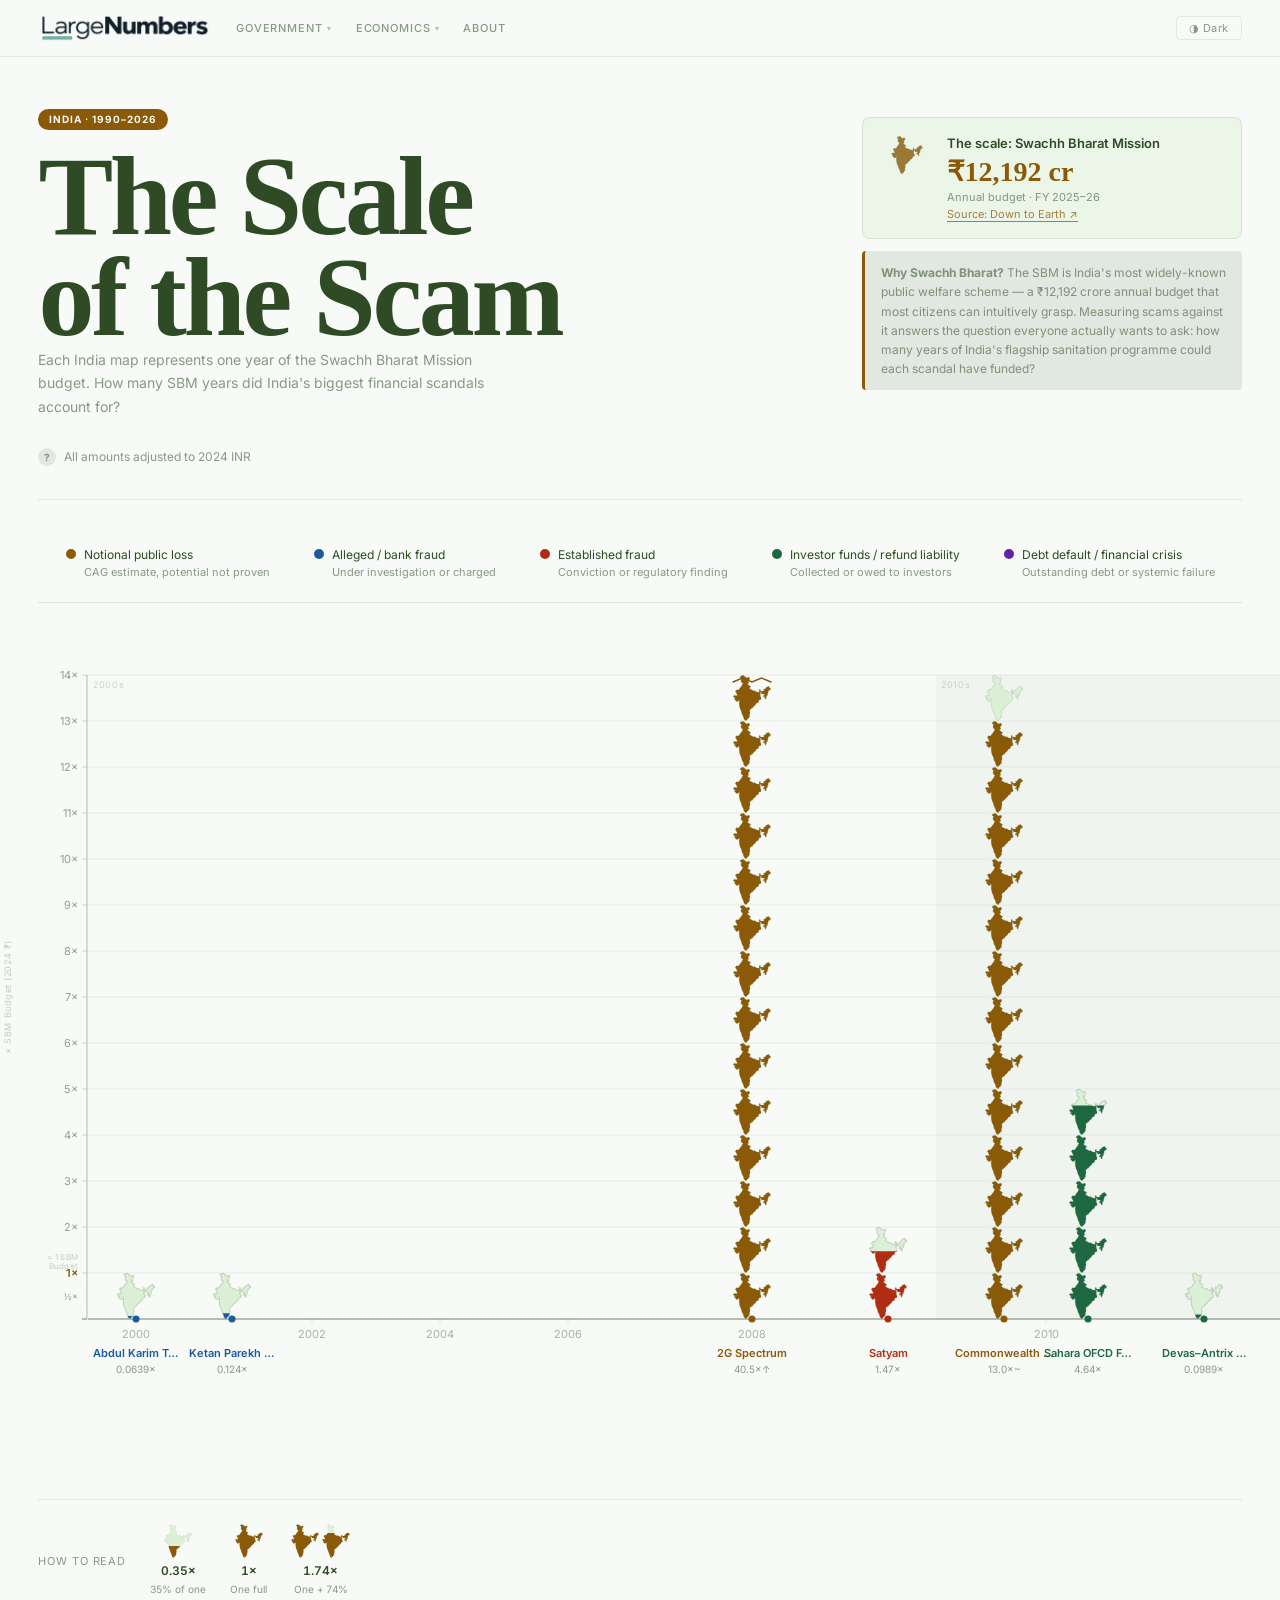
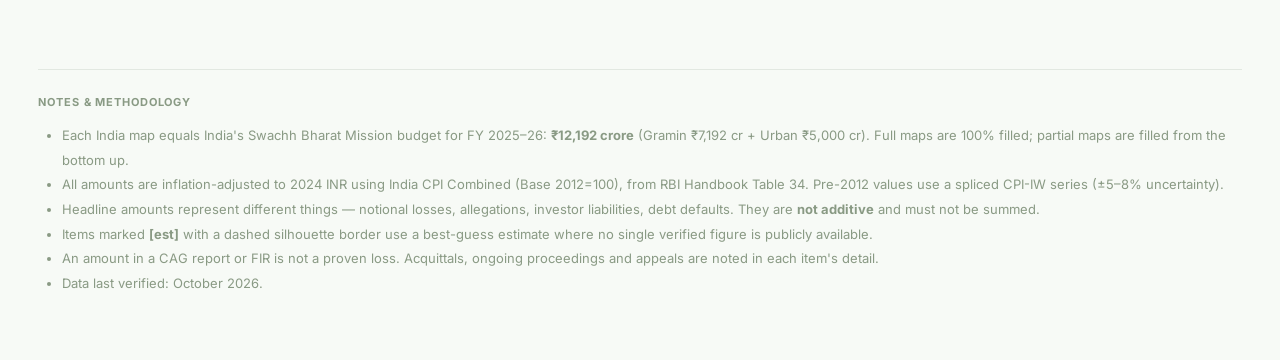
<file: index.html>
<!DOCTYPE html>
<html lang="en">
<head>
  <meta charset="UTF-8">
  <meta http-equiv="refresh" content="0; url=scams.html">
  <title>largenumbers.in</title>
</head>
<body>
  <script>window.location.replace('scams.html');</script>
<!-- Cloudflare Web Analytics -->
<script type="module" src="https://static.cloudflareinsights.com/beacon.min.js" data-cf-beacon='{"token": "a9a8392d370348f2af5412688bcc406e"}'></script>
</body>
</html>
</file>
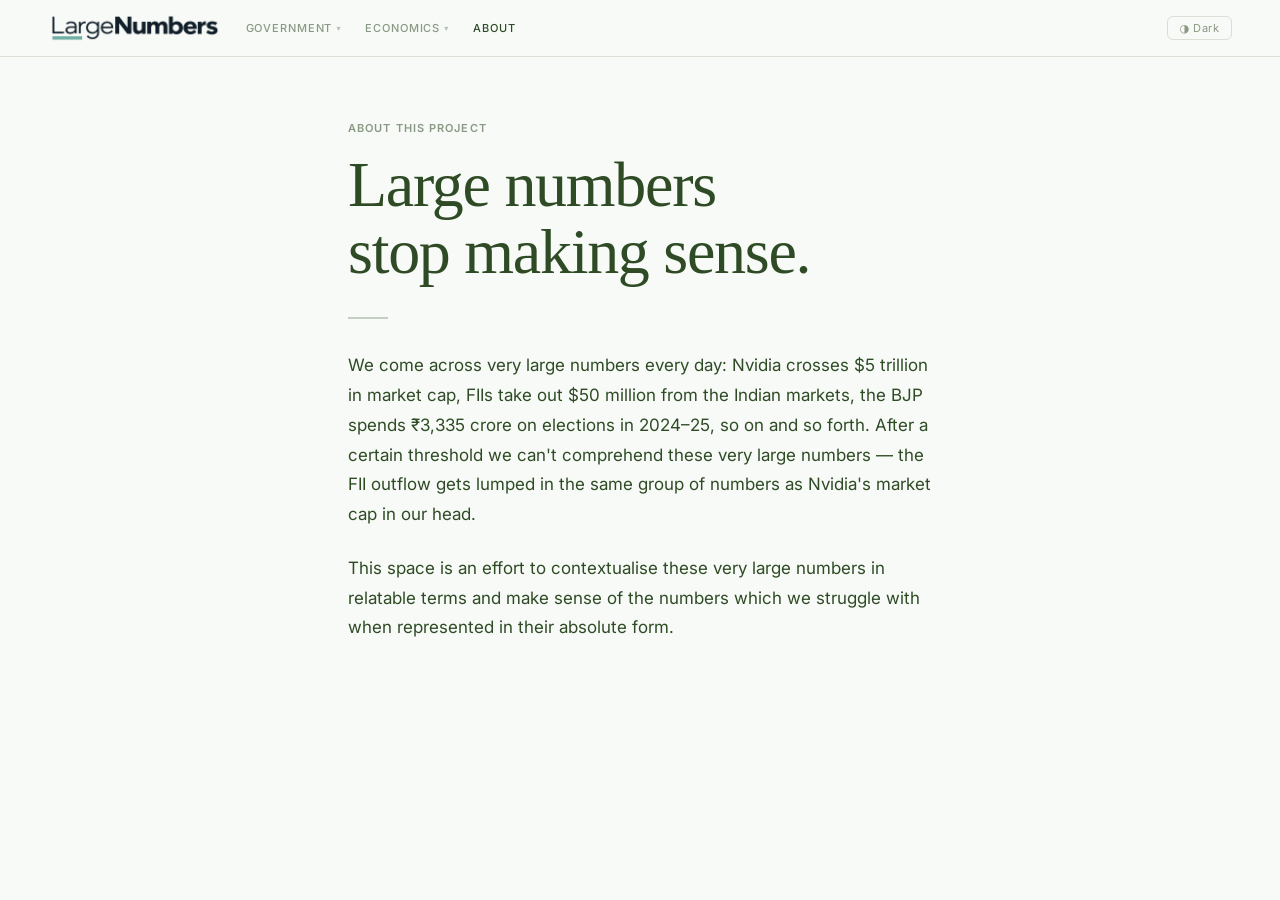
<file: about.html>
<!DOCTYPE html>
<html lang="en">
<head>
  <meta charset="UTF-8">
  <meta name="viewport" content="width=device-width, initial-scale=1.0">
  <title>About — largenumbers.in</title>
  <meta name="description" content="Why large numbers stop making sense — and what we're doing about it.">
  <script>try{var t=sessionStorage.getItem('ln-theme');if(t)document.documentElement.setAttribute('data-theme',t)}catch(e){}</script>
  <link rel="preconnect" href="https://fonts.googleapis.com">
  <link href="https://fonts.googleapis.com/css2?family=Inter:ital,wght@0,400;0,500;0,600;1,400&display=swap" rel="stylesheet">
  <style>
    /* ── Tokens ── */
    :root {
      --color-paper:    #F7FAF6;
      --color-ink:      #2F4B26;
      --color-ink-muted:rgba(47,75,38,0.55);
      --color-grid:     rgba(47,75,38,0.06);
      --color-blue:     #1A5A9E;
      --font-ui:        'Inter', system-ui, sans-serif;
      --font-display:   Georgia, "Times New Roman", serif;
      --border-thin:    1px solid rgba(47,75,38,0.15);
      --radius-sm:      6px;
      --radius-md:      10px;
      --page-gutter:    clamp(16px, 4vw, 48px);
      --space-1:4px;--space-2:8px;--space-3:12px;--space-4:16px;
      --space-5:24px;--space-6:32px;--space-7:48px;--space-8:64px;
    }
    @media (prefers-color-scheme:dark){
      :root:not([data-theme="light"]){
        --color-paper:    #020122;
        --color-ink:      #F2F3AE;
        --color-ink-muted:rgba(242,243,174,0.5);
        --color-grid:     rgba(242,243,174,0.06);
        --color-blue:     #FC9E4F;
        --border-thin:    1px solid rgba(242,243,174,0.12);
      }
    }
    html[data-theme="dark"]{
      --color-paper:    #020122;
      --color-ink:      #F2F3AE;
      --color-ink-muted:rgba(242,243,174,0.5);
      --color-grid:     rgba(242,243,174,0.06);
      --color-blue:     #FC9E4F;
      --border-thin:    1px solid rgba(242,243,174,0.12);
    }
    *,*::before,*::after{box-sizing:border-box;margin:0;padding:0}
    html{background:var(--color-paper);color:var(--color-ink);font-family:var(--font-ui)}
    body{min-height:100vh;-webkit-font-smoothing:antialiased}

    /* ── Nav ── */
    .page{max-width:1440px;margin-inline:auto;padding:0 var(--page-gutter)}
    .site-nav{
      position:sticky;top:0;z-index:100;
      background:var(--color-paper);border-bottom:var(--border-thin);
      padding:var(--space-3) var(--page-gutter);
      display:flex;align-items:center;gap:var(--space-5)
    }
    .site-nav .brand{display:inline-flex;align-items:center;text-decoration:none}
    .brand-logo{height:32px;width:auto;display:block}
    .brand-logo--dark{display:none}
    html[data-theme="dark"] .brand-logo--light{display:none}
    html[data-theme="dark"] .brand-logo--dark{display:block}
    @media(prefers-color-scheme:dark){
      :root:not([data-theme="light"]) .brand-logo--light{display:none}
      :root:not([data-theme="light"]) .brand-logo--dark{display:block}
    }
    .site-nav a{color:var(--color-ink-muted);text-decoration:none;font-size:11px;text-transform:uppercase;letter-spacing:.08em;font-weight:500}
    .site-nav a.active,.site-nav a:hover{color:var(--color-ink)}
    .site-nav .spacer{flex:1}
    .nav-group{position:relative;display:flex;align-items:center}
    .nav-group-label{font-size:11px;text-transform:uppercase;letter-spacing:.08em;font-weight:500;color:var(--color-ink-muted);cursor:default;padding:4px 0;display:flex;align-items:center;gap:4px}
    .nav-group-label::after{content:'▾';font-size:8px;opacity:.6}
    .nav-group:hover .nav-group-label{color:var(--color-ink)}
    .nav-dropdown{display:none;position:absolute;top:100%;left:-12px;background:var(--color-paper);border:var(--border-thin);border-radius:var(--radius-md);padding:6px 0;min-width:140px;box-shadow:0 8px 24px rgba(0,0,0,.12);z-index:200}
    .nav-group::before{content:'';position:absolute;top:100%;left:0;right:0;height:12px}
    .nav-group:hover .nav-dropdown,.nav-group.open .nav-dropdown{display:block}
    .nav-dropdown a{display:block;padding:12px 18px;font-size:11px;text-transform:uppercase;letter-spacing:.08em;font-weight:500;color:var(--color-ink-muted);text-decoration:none;white-space:nowrap}
    .nav-dropdown a:hover,.nav-dropdown a.active{color:var(--color-ink);background:var(--color-grid)}
    .nav-group:last-of-type .nav-dropdown,.nav-group:nth-last-of-type(2) .nav-dropdown{left:auto;right:0}
    .theme-toggle{background:none;border:var(--border-thin);border-radius:var(--radius-sm);padding:4px 12px;cursor:pointer;font-size:11px;font-family:var(--font-ui);color:var(--color-ink-muted);letter-spacing:.04em;transition:color .15s,background .15s}
    .theme-toggle:hover{color:var(--color-ink);background:var(--color-grid)}

    /* ── Page layout ── */
    .about-wrap{
      max-width:680px;
      margin-inline:auto;
      padding:var(--space-8) var(--page-gutter) var(--space-8);
    }
    .about-eyebrow{
      font-size:11px;text-transform:uppercase;letter-spacing:.1em;
      font-weight:600;color:var(--color-ink-muted);margin-bottom:var(--space-4);
    }
    .about-headline{
      font-family:var(--font-display);
      font-size:clamp(36px,6vw,64px);
      font-weight:400;
      line-height:1.05;
      letter-spacing:-.02em;
      color:var(--color-ink);
      margin-bottom:var(--space-6);
    }
    .about-divider{
      width:40px;height:2px;
      background:var(--color-ink);opacity:.25;
      margin-bottom:var(--space-6);
    }
    .about-body{
      font-size:17px;line-height:1.75;
      color:var(--color-ink);
      font-weight:400;
    }
    .about-body p+p{margin-top:var(--space-5)}
  </style>
</head>
<body>

<nav class="site-nav">
  <span class="brand">
    <img src="css/image/largenumbers_light.png" class="brand-logo brand-logo--light" alt="largenumbers.in">
    <img src="css/image/largenumbers_dark.png" class="brand-logo brand-logo--dark" alt="largenumbers.in">
  </span>
  <div class="nav-group">
    <span class="nav-group-label">Government</span>
    <div class="nav-dropdown">
      <a href="scams.html">Scams</a>
      <a href="union-budget.html">Union Budget</a>
    </div>
  </div>
  <div class="nav-group">
    <span class="nav-group-label">Economics</span>
    <div class="nav-dropdown">
      <a href="fii-outflows.html">FPI Flows</a>
      <a href="gdp-index.html">Global GDP</a>
    </div>
  </div>
  <a href="about.html" class="active">About</a>
  <span class="spacer"></span>
  <button id="themeToggle" class="theme-toggle" aria-label="Switch colour theme">◑ Dark</button>
</nav>

<div class="page">
  <div class="about-wrap">
    <p class="about-eyebrow">About this project</p>
    <h1 class="about-headline">Large numbers<br>stop making sense.</h1>
    <div class="about-divider"></div>
    <div class="about-body">
      <p>We come across very large numbers every day: Nvidia crosses $5 trillion in market cap, FIIs take out $50 million from the Indian markets, the BJP spends ₹3,335 crore on elections in 2024–25, so on and so forth. After a certain threshold we can't comprehend these very large numbers — the FII outflow gets lumped in the same group of numbers as Nvidia's market cap in our head.</p>
      <p>This space is an effort to contextualise these very large numbers in relatable terms and make sense of the numbers which we struggle with when represented in their absolute form.</p>
    </div>
  </div>
</div>

<script>
  const toggle = document.getElementById('themeToggle');
  toggle.textContent = document.documentElement.getAttribute('data-theme') === 'dark' ? '◑ Light' : '◑ Dark';
  toggle.addEventListener('click', () => {
    const isDark = document.documentElement.getAttribute('data-theme') === 'dark';
    const next = isDark ? 'light' : 'dark';
    document.documentElement.setAttribute('data-theme', next);
    try { sessionStorage.setItem('ln-theme', next); } catch(e) {}
    toggle.textContent = next === 'dark' ? '◑ Light' : '◑ Dark';
  });
</script>
<!-- Nav: tap-to-open for mobile -->
<script>
document.querySelectorAll('.nav-group-label').forEach(function(label){
  label.addEventListener('click',function(e){
    var g=label.closest('.nav-group'),open=g.classList.contains('open');
    document.querySelectorAll('.nav-group.open').forEach(function(x){x.classList.remove('open')});
    if(!open)g.classList.add('open');
    e.stopPropagation();
  });
});
document.addEventListener('click',function(){
  document.querySelectorAll('.nav-group.open').forEach(function(x){x.classList.remove('open')});
});
</script>
<!-- Cloudflare Web Analytics -->
<script type="module" src="https://static.cloudflareinsights.com/beacon.min.js" data-cf-beacon='{"token": "a9a8392d370348f2af5412688bcc406e"}'></script>
</body>
</html>
</file>
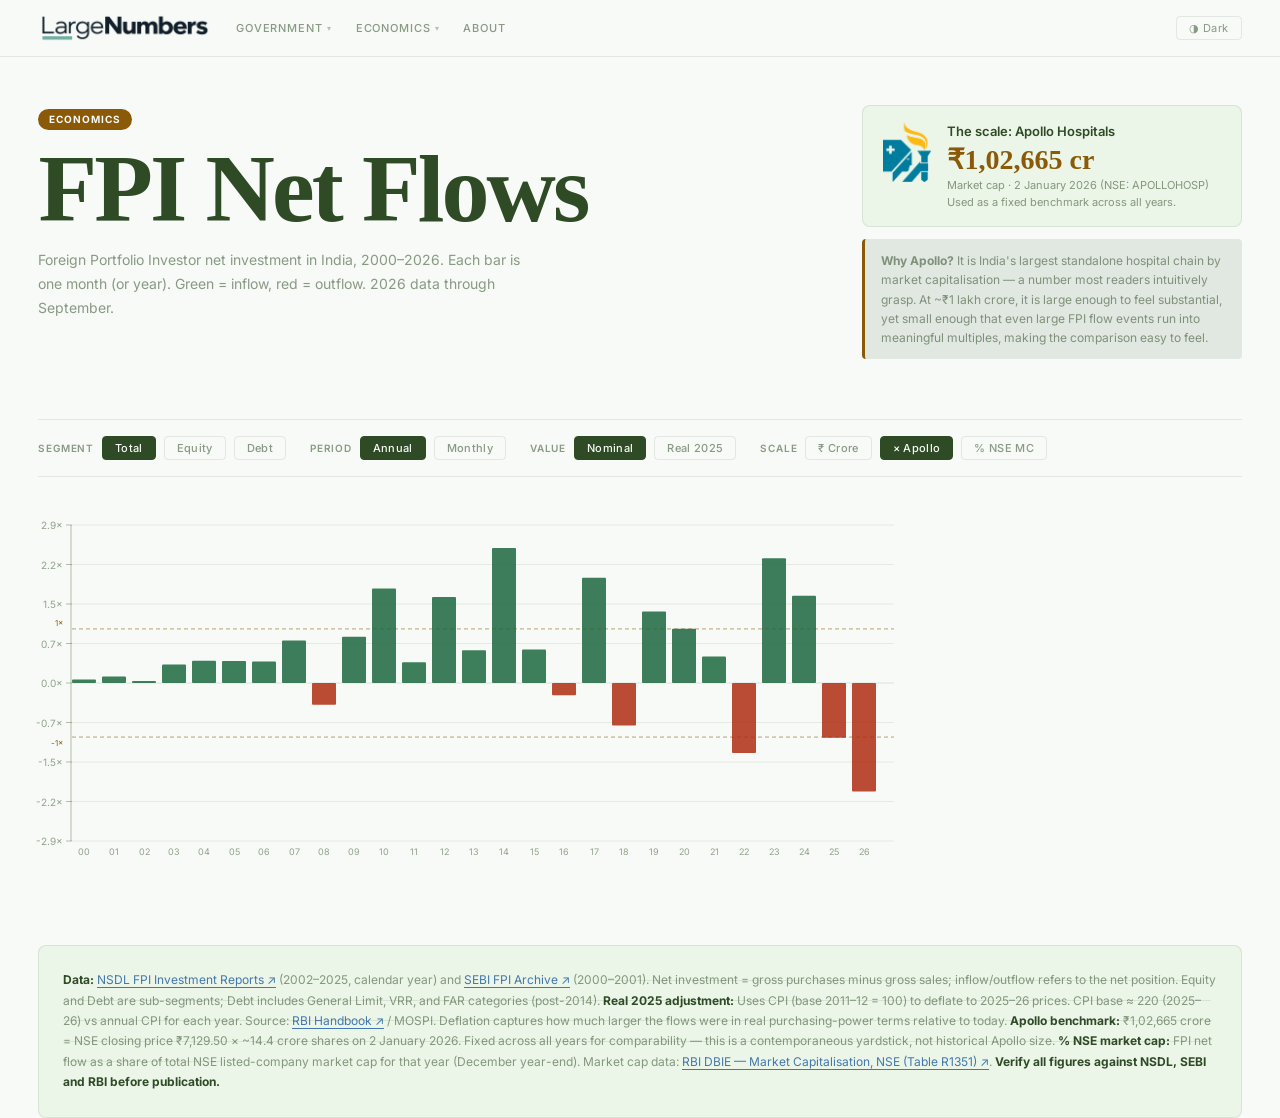
<file: fii-outflows.html>
<!DOCTYPE html>
<html lang="en">
<head>
<meta charset="UTF-8">
<meta name="viewport" content="width=device-width, initial-scale=1.0">
<title>FPI Net Flows — largenumbers.in</title>
<meta name="description" content="26 years of Foreign Portfolio Investor net flows into India, contextualised by Apollo Hospitals market cap.">
<script>try{var t=sessionStorage.getItem('ln-theme');if(t)document.documentElement.setAttribute('data-theme',t)}catch(e){}</script>
<link rel="preconnect" href="https://fonts.googleapis.com">
<link href="https://fonts.googleapis.com/css2?family=Inter:wght@400;500;600&display=swap" rel="stylesheet">
<style>
:root {
  --color-paper: #F7FAF6;
  --color-surface: #EBF5E8;
  --color-ink: #2F4B26;
  --color-ink-muted: rgba(47,75,38,0.55);
  --color-grid: rgba(47,75,38,0.1);
  --color-outline: rgba(47,75,38,0.25);
  --color-ochre: #8A5A08;
  --color-blue: #1A5A9E;
  --color-red: #B02D12;
  --color-green: #1D6840;
  --font-display: Georgia, "Times New Roman", serif;
  --font-ui: Inter, "Helvetica Neue", Arial, sans-serif;
  --space-1:4px;--space-2:8px;--space-3:12px;--space-4:16px;
  --space-5:24px;--space-6:32px;--space-7:48px;--space-8:64px;
  --radius-sm:4px;--radius-md:8px;
  --border-thin:1px solid var(--color-grid);
  --page-gutter:clamp(16px,3vw,48px);
  --chart-grid: rgba(47,75,38,0.09);
  --yaxis-spine: rgba(47,75,38,0.35);
  --yaxis-label: rgba(47,75,38,0.5);
}
html[data-theme="dark"] {
  --color-paper: #020122;
  --color-surface: #0A0935;
  --color-ink: #F2F3AE;
  --color-ink-muted: rgba(242,243,174,0.5);
  --color-grid: rgba(242,243,174,0.1);
  --color-outline: rgba(242,243,174,0.22);
  --color-ochre: #EDD382;
  --color-blue: #FC9E4F;
  --color-red: #FF521B;
  --color-green: #6BCB8A;
  --chart-grid: rgba(242,243,174,0.1);
  --yaxis-spine: rgba(242,243,174,0.4);
  --yaxis-label: rgba(242,243,174,0.4);
}
@media(prefers-color-scheme:dark){
  :root:not([data-theme="light"]){
    --color-paper:#020122;--color-surface:#0A0935;--color-ink:#F2F3AE;
    --color-ink-muted:rgba(242,243,174,0.5);--color-grid:rgba(242,243,174,0.1);
    --color-outline:rgba(242,243,174,0.22);--color-ochre:#EDD382;
    --color-blue:#FC9E4F;--color-red:#FF521B;--color-green:#6BCB8A;
    --chart-grid:rgba(242,243,174,0.1);--yaxis-spine:rgba(242,243,174,0.4);
    --yaxis-label:rgba(242,243,174,0.4);
  }
}
*,*::before,*::after{box-sizing:border-box}
html{background:var(--color-paper);color:var(--color-ink);font-family:var(--font-ui)}
body{margin:0;font-size:16px;line-height:1.5}
.page{max-width:1440px;margin-inline:auto;padding:0 var(--page-gutter)}

/* Nav */
.site-nav{position:sticky;top:0;z-index:100;background:var(--color-paper);border-bottom:var(--border-thin);padding:var(--space-3) var(--page-gutter);display:flex;align-items:center;gap:var(--space-5)}
.site-nav .brand{display:inline-flex;align-items:center;text-decoration:none}
.brand-logo{height:32px;width:auto;display:block}
.brand-logo--dark{display:none}
html[data-theme="dark"] .brand-logo--light{display:none}
html[data-theme="dark"] .brand-logo--dark{display:block}
@media(prefers-color-scheme:dark){:root:not([data-theme="light"]) .brand-logo--light{display:none}:root:not([data-theme="light"]) .brand-logo--dark{display:block}}
.site-nav a{color:var(--color-ink-muted);text-decoration:none;font-size:11px;text-transform:uppercase;letter-spacing:.08em;font-weight:500}
.site-nav a.active,.site-nav a:hover{color:var(--color-ink)}
.site-nav .spacer{flex:1}
.nav-group{position:relative;display:flex;align-items:center}
.nav-group-label{font-size:11px;text-transform:uppercase;letter-spacing:.08em;font-weight:500;color:var(--color-ink-muted);cursor:default;padding:4px 0;display:flex;align-items:center;gap:4px}
.nav-group-label::after{content:'▾';font-size:8px;opacity:.6}
.nav-group:hover .nav-group-label{color:var(--color-ink)}
.nav-dropdown{display:none;position:absolute;top:100%;left:-12px;background:var(--color-paper);border:var(--border-thin);border-radius:var(--radius-md);padding:6px 0;min-width:140px;box-shadow:0 8px 24px rgba(0,0,0,.12);z-index:200}
.nav-group::before{content:'';position:absolute;top:100%;left:0;right:0;height:12px}
.nav-group:hover .nav-dropdown,.nav-group.open .nav-dropdown{display:block}
.nav-dropdown a{display:block;padding:12px 18px;font-size:11px;text-transform:uppercase;letter-spacing:.08em;font-weight:500;color:var(--color-ink-muted);text-decoration:none;white-space:nowrap}
.nav-dropdown a:hover,.nav-dropdown a.active{color:var(--color-ink);background:var(--color-grid)}
.nav-group:last-of-type .nav-dropdown,.nav-group:nth-last-of-type(2) .nav-dropdown{left:auto;right:0}
.theme-toggle{background:none;border:var(--border-thin);border-radius:var(--radius-sm);padding:4px 12px;cursor:pointer;font-size:11px;font-family:var(--font-ui);color:var(--color-ink-muted);letter-spacing:.04em;transition:color .15s,background .15s}
.theme-toggle:hover{color:var(--color-ink);background:var(--color-grid)}

/* Header */
.viz-header{padding:var(--space-7) 0 var(--space-5);margin-bottom:var(--space-5)}
.viz-header-inner{display:flex;align-items:flex-start;gap:var(--space-6)}
.viz-header-main{flex:1;min-width:0}
.benchmark-aside{flex-shrink:0;width:380px}
@media(max-width:780px){.viz-header-inner{flex-direction:column}.benchmark-aside{width:100%}}
.eyebrow{display:inline-block;background:var(--color-ochre);color:var(--color-paper);font-size:10px;font-weight:700;letter-spacing:.1em;text-transform:uppercase;padding:3px 11px;border-radius:100px;margin-bottom:var(--space-4)}
.viz-header h1{font-family:var(--font-display);font-size:clamp(48px,8vw,96px);font-weight:600;margin:0 0 var(--space-4);letter-spacing:-.03em;line-height:.9;color:var(--color-ink)}
.viz-header .subtitle{font-size:14px;color:var(--color-ink-muted);margin:0;max-width:56ch;line-height:1.7}
.benchmark-block{display:flex;align-items:flex-start;gap:var(--space-3);background:var(--color-surface);border:var(--border-thin);border-radius:var(--radius-md);padding:var(--space-4);margin-bottom:var(--space-3)}
.benchmark-logo-wrap{flex-shrink:0;width:56px;display:flex;align-items:center;justify-content:center}
.benchmark-logo{width:48px;height:auto;border-radius:var(--radius-sm);object-fit:contain}
.benchmark-name{font-size:13px;font-weight:600;color:var(--color-ink);margin-bottom:3px}
.benchmark-amount{font-family:var(--font-display);font-size:28px;font-weight:700;color:var(--color-ochre);font-variant-numeric:tabular-nums;line-height:1.1;margin-bottom:2px}
.benchmark-label{font-size:11px;color:var(--color-ink-muted);line-height:1.5}
.benchmark-why{font-size:12px;color:var(--color-ink-muted);line-height:1.6;padding:var(--space-3) var(--space-4);background:var(--color-grid);border-radius:var(--radius-sm);border-left:3px solid var(--color-ochre)}

/* Controls */
.controls-bar{display:flex;flex-wrap:wrap;align-items:center;gap:var(--space-3) var(--space-5);padding:var(--space-4) 0;border-top:var(--border-thin);border-bottom:var(--border-thin);margin-bottom:var(--space-5)}
.control-group{display:flex;align-items:center;gap:var(--space-2)}
.control-label{font-size:10px;font-weight:600;text-transform:uppercase;letter-spacing:.08em;color:var(--color-ink-muted);white-space:nowrap}
.seg-btn{background:none;border:var(--border-thin);border-radius:var(--radius-sm);padding:4px 12px;cursor:pointer;font-size:11px;font-family:var(--font-ui);color:var(--color-ink-muted);letter-spacing:.03em;font-weight:500;transition:all .15s;white-space:nowrap}
.seg-btn:hover{color:var(--color-ink);background:var(--color-grid)}
.seg-btn.active{background:var(--color-ink);color:var(--color-paper);border-color:var(--color-ink)}

/* Chart frame */
.chart-wrap{margin:0 calc(-1 * var(--page-gutter));position:relative}
.chart-frame{display:flex;align-items:flex-start}
.chart-yaxis{flex-shrink:0;display:block;overflow:visible}
.chart-scroll-outer{overflow-x:auto;overflow-y:visible;flex:1;padding:0 var(--page-gutter) var(--space-4) 0;scrollbar-width:thin;scrollbar-color:var(--color-grid) transparent}
.chart-scroll-outer::-webkit-scrollbar{height:4px}
.chart-scroll-outer::-webkit-scrollbar-thumb{background:var(--color-grid);border-radius:2px}
.chart-inner{display:block;overflow:visible}

/* Tooltip */
.fpi-tooltip{position:fixed;pointer-events:none;z-index:300;background:var(--color-surface);border:var(--border-thin);border-radius:var(--radius-md);padding:var(--space-3) var(--space-4);font-size:12px;line-height:1.6;box-shadow:0 8px 32px rgba(0,0,0,.4);max-width:220px;display:none}
.fpi-tooltip.visible{display:block}
.fpi-tooltip strong{font-size:13px;display:block;margin-bottom:4px;color:var(--color-ink)}
.fpi-tooltip .tip-row{display:flex;justify-content:space-between;gap:12px}
.fpi-tooltip .tip-val{font-variant-numeric:tabular-nums;font-weight:600}
.fpi-tooltip .tip-val.pos{color:var(--color-green)}
.fpi-tooltip .tip-val.neg{color:var(--color-red)}

/* Data note */
.data-note{margin-top:var(--space-7);padding:var(--space-5);background:var(--color-surface);border:var(--border-thin);border-radius:var(--radius-md);font-size:12px;line-height:1.7;color:var(--color-ink-muted)}
.data-note strong{color:var(--color-ink)}
.data-note a{color:var(--color-blue);text-decoration:none;border-bottom:1px solid currentColor;opacity:.8}
.data-note a:hover{opacity:1}
.data-note-section{margin-top:var(--space-3);padding-top:var(--space-3);border-top:var(--border-thin)}

/* Year event labels */
.event-label{font-size:9px;fill:currentColor;opacity:.55;pointer-events:none;dominant-baseline:auto}
</style>
</head>
<body>

<nav class="site-nav">
  <span class="brand">
    <img src="css/image/largenumbers_light.png" class="brand-logo brand-logo--light" alt="largenumbers.in">
    <img src="css/image/largenumbers_dark.png" class="brand-logo brand-logo--dark" alt="largenumbers.in">
  </span>
  <div class="nav-group">
    <span class="nav-group-label">Government</span>
    <div class="nav-dropdown">
      <a href="scams.html">Scams</a>
      <a href="union-budget.html">Union Budget</a>
    </div>
  </div>
  <div class="nav-group">
    <span class="nav-group-label">Economics</span>
    <div class="nav-dropdown">
      <a href="fii-outflows.html" class="active">FPI Flows</a>
      <a href="gdp-index.html">GDP Index</a>
    </div>
  </div>
  <a href="about.html">About</a>
  <span class="spacer"></span>
  <button id="themeToggle" class="theme-toggle" aria-label="Switch colour theme">◑ Dark</button>
</nav>

<div class="page">
  <div class="viz-header">
    <div class="viz-header-inner">
      <div class="viz-header-main">
        <span class="eyebrow">Economics</span>
        <h1>FPI Net Flows</h1>
        <p class="subtitle">Foreign Portfolio Investor net investment in India, 2000–2026. Each bar is one month (or year). Green = inflow, red = outflow. 2026 data through September.</p>
      </div>
      <aside class="benchmark-aside">
        <div class="benchmark-block">
          <div class="benchmark-logo-wrap">
            <img src="css/image/APOLLOHOSP.png" alt="Apollo Hospitals" class="benchmark-logo">
          </div>
          <div>
            <div class="benchmark-name">The scale: Apollo Hospitals</div>
            <div class="benchmark-amount">₹1,02,665 cr</div>
            <div class="benchmark-label">Market cap · 2 January 2026 (NSE: APOLLOHOSP)<br>Used as a fixed benchmark across all years.</div>
          </div>
        </div>
        <p class="benchmark-why">
          <strong>Why Apollo?</strong> It is India's largest standalone hospital chain by market capitalisation — a number most readers intuitively grasp. At ~₹1 lakh crore, it is large enough to feel substantial, yet small enough that even large FPI flow events run into meaningful multiples, making the comparison easy to feel.
        </p>
      </aside>
    </div>
  </div>

  <div class="controls-bar">
    <div class="control-group">
      <span class="control-label">Segment</span>
      <button class="seg-btn active" data-ctrl="seg" data-val="total">Total</button>
      <button class="seg-btn" data-ctrl="seg" data-val="equity">Equity</button>
      <button class="seg-btn" data-ctrl="seg" data-val="debt">Debt</button>
    </div>
    <div class="control-group">
      <span class="control-label">Period</span>
      <button class="seg-btn active" data-ctrl="period" data-val="annual">Annual</button>
      <button class="seg-btn" data-ctrl="period" data-val="monthly">Monthly</button>
    </div>
    <div class="control-group">
      <span class="control-label">Value</span>
      <button class="seg-btn active" data-ctrl="adj" data-val="nominal">Nominal</button>
      <button class="seg-btn" data-ctrl="adj" data-val="real">Real 2025</button>
    </div>
    <div class="control-group">
      <span class="control-label">Scale</span>
      <button class="seg-btn" data-ctrl="scale" data-val="abs">₹ Crore</button>
      <button class="seg-btn active" data-ctrl="scale" data-val="apollo">× Apollo</button>
      <button class="seg-btn" data-ctrl="scale" data-val="nifty">% NSE MC</button>
    </div>
  </div>

  <div class="chart-wrap">
    <div class="chart-frame">
      <svg id="yaxis" class="chart-yaxis" width="72" height="400"></svg>
      <div class="chart-scroll-outer" id="chartScrollOuter">
        <svg id="chartMain" class="chart-inner"></svg>
      </div>
    </div>
  </div>

  <div class="fpi-tooltip" id="tooltip"></div>

  <div class="data-note">
    <strong>Data:</strong>
    <a href="https://www.fpi.nsdl.co.in/web/Reports/Yearwise.aspx?RptType=6" target="_blank" rel="noopener">NSDL FPI Investment Reports ↗</a> (2002–2025, calendar year) and
    <a href="https://www.sebi.gov.in/statistics/fpi-investment/archive/" target="_blank" rel="noopener">SEBI FPI Archive ↗</a> (2000–2001).
    Net investment = gross purchases minus gross sales; inflow/outflow refers to the net position.
    Equity and Debt are sub-segments; Debt includes General Limit, VRR, and FAR categories (post-2014).
    <span class="data-note-section">
      <strong>Real 2025 adjustment:</strong> Uses CPI (base 2011–12 = 100) to deflate to 2025–26 prices. CPI base ≈ 220 (2025–26) vs annual CPI for each year. Source:
      <a href="https://data.rbi.org.in" target="_blank" rel="noopener">RBI Handbook ↗</a> / MOSPI.
      Deflation captures how much larger the flows were in real purchasing-power terms relative to today.
    </span>
    <span class="data-note-section">
      <strong>Apollo benchmark:</strong> ₹1,02,665 crore = NSE closing price ₹7,129.50 × ~14.4 crore shares on 2 January 2026. Fixed across all years for comparability — this is a contemporaneous yardstick, not historical Apollo size.
    </span>
    <span class="data-note-section">
      <strong>% NSE market cap:</strong> FPI net flow as a share of total NSE listed-company market cap for that year (December year-end). Market cap data: <a href="https://dbie.rbihub.in/statistics?table=financial_markets.r1351_market_capitalisation_nse" target="_blank" rel="noopener">RBI DBIE — Market Capitalisation, NSE (Table R1351) ↗</a>.
      <strong>Verify all figures against NSDL, SEBI and RBI before publication.</strong>
    </span>
  </div>
</div>

<script>
// ── Data ─────────────────────────────────────────────────────────────────────
const APOLLO = 102665;
const CPI_BASE = 220;
const CPI = {
  2000:38.0,2001:39.6,2002:41.4,2003:43.3,2004:45.4,
  2005:47.4,2006:51.1,2007:55.5,2008:61.3,2009:69.2,
  2010:75.2,2011:83.5,2012:93.0,2013:103.0,2014:112.0,
  2015:119.0,2016:128.0,2017:136.0,2018:144.0,2019:149.0,
  2020:152.0,2021:158.0,2022:168.0,2023:177.0,2024:186.0,
  2025:198.0, 2026:208.0
};
const MONTH_NAMES = ['Jan','Feb','Mar','Apr','May','Jun','Jul','Aug','Sep','Oct','Nov','Dec'];

// Monthly records: [year, month, equity, debt, total]
const RAW = [
  [2000,1,151,45,196],
  [2000,2,2784,300,3084],
  [2000,3,1064,134,1199],
  [2000,4,2691,-104,2587],
  [2000,5,484,-231,253],
  [2000,6,-959,24,-935],
  [2000,7,-1418,16,-1402],
  [2000,8,1346,-87,1259],
  [2000,9,142,76,218],
  [2000,10,-272,53,-219],
  [2000,11,932,-27,905],
  [2000,12,-577,-58,-635],
  [2001,1,4045,228,4273],
  [2001,2,1819,44,1863],
  [2001,3,1973,-207,1766],
  [2001,4,1770,209,1979],
  [2001,5,-112,-16,-128],
  [2001,6,715,464,1180],
  [2001,7,722,-245,478],
  [2001,8,437,65,502],
  [2001,9,-416,-118,-533],
  [2001,10,716,169,884],
  [2001,11,50,-47,4],
  [2001,12,250,-22,228],
  [2002,1,424,275,699],
  [2002,2,1967,369,2336],
  [2002,3,391,-61,330],
  [2002,4,10,-123,-113],
  [2002,5,-55,102,47],
  [2002,6,-382,-486,-868],
  [2002,7,350,-110,240],
  [2002,8,207,-31,176],
  [2002,9,468,-146,322],
  [2002,10,-776,-99,-875],
  [2002,11,601,137,738],
  [2002,12,429,221,650],
  [2003,1,887,98,985],
  [2003,2,377,49,426],
  [2003,3,413,552,965],
  [2003,4,430,564,994],
  [2003,5,1220,1839,3059],
  [2003,6,2584,880,3464],
  [2003,7,2346,-184,2162],
  [2003,8,2091,137,2228],
  [2003,9,3852,325,4177],
  [2003,10,6797,-75,6722],
  [2003,11,3301,294,3595],
  [2003,12,6159,222,6381],
  [2004,1,3179,691,3870],
  [2004,2,2398,274,2672],
  [2004,3,5604,840,6444],
  [2004,4,7637,-919,6718],
  [2004,5,-3248,-301,-3549],
  [2004,6,518,-788,-270],
  [2004,7,914,-201,713],
  [2004,8,2894,-371,2523],
  [2004,9,2386,191,2577],
  [2004,10,3263,-1235,2028],
  [2004,11,6739,1445,8184],
  [2004,12,6685,3455,10140],
  [2005,1,458,-774,-316],
  [2005,2,8375,834,9209],
  [2005,3,7501,425,7926],
  [2005,4,-655,-821,-1476],
  [2005,5,-1143,-246,-1389],
  [2005,6,5330,-70,5260],
  [2005,7,7935,-172,7763],
  [2005,8,5052,-430,4622],
  [2005,9,4645,-187,4458],
  [2005,10,-3694,-934,-4628],
  [2005,11,4039,-2166,1873],
  [2005,12,9337,-975,8362],
  [2006,1,3679,-921,2758],
  [2006,2,7587,-151,7436],
  [2006,3,6690,-259,6431],
  [2006,4,523,249,772],
  [2006,5,-7353,706,-6647],
  [2006,6,480,394,874],
  [2006,7,1143,154,1297],
  [2006,8,4645,804,5449],
  [2006,9,5424,708,6132],
  [2006,10,8014,657,8671],
  [2006,11,9381,805,10186],
  [2006,12,-3669,900,-2769],
  [2007,1,492,-2174,-1682],
  [2007,2,7239,956,8195],
  [2007,3,-1081,1443,362],
  [2007,4,6678,1041,7719],
  [2007,5,3960,1360,5320],
  [2007,6,1640,-542,1098],
  [2007,7,23873,-1264,22609],
  [2007,8,-7770,607,-7163],
  [2007,9,16131,2655,18786],
  [2007,10,20591,2500,23091],
  [2007,11,-5850,-468,-6318],
  [2007,12,5577,3312,8889],
  [2008,1,-13035,1951,-11084],
  [2008,2,1733,2496,4229],
  [2008,3,-131,-880,-1011],
  [2008,4,1076,-1702,-626],
  [2008,5,-5013,-163,-5176],
  [2008,6,-10098,-999,-11097],
  [2008,7,-1833,3620,1787],
  [2008,8,-1210,1256,46],
  [2008,9,-8280,3206,-5074],
  [2008,10,-15346,-1860,-17206],
  [2008,11,-2598,4217,1619],
  [2008,12,1748,629,2377],
  [2009,1,-4245,804,-3441],
  [2009,2,-2437,-688,-3125],
  [2009,3,530,-6418,-5888],
  [2009,4,6510,2488,8998],
  [2009,5,20116,-2707,17409],
  [2009,6,3831,1069,4900],
  [2009,7,11066,2116,13182],
  [2009,8,4906,-378,4528],
  [2009,9,18346,2228,20574],
  [2009,10,9076,6895,15971],
  [2009,11,5498,684,6182],
  [2009,12,10234,-1522,8712],
  [2010,1,-499,8914,8415],
  [2010,2,1215,3146,4361],
  [2010,3,19927,9511,29438],
  [2010,4,9362,3031,12393],
  [2010,5,-9438,2451,-6987],
  [2010,6,10507,740,11247],
  [2010,7,16618,8105,24723],
  [2010,8,11685,3000,14685],
  [2010,9,24980,7688,32668],
  [2010,10,28561,-4261,24300],
  [2010,11,18294,2916,21210],
  [2010,12,2048,1166,3214],
  [2011,1,-4813,10179,5366],
  [2011,2,-4585,1317,-3268],
  [2011,3,6896,-16,6880],
  [2011,4,7211,-16,7195],
  [2011,5,-6613,2338,-4275],
  [2011,6,4575,310,4885],
  [2011,7,8030,2623,10653],
  [2011,8,-10836,2932,-7904],
  [2011,9,-159,-1706,-1865],
  [2011,10,1678,1404,3082],
  [2011,11,-4198,932,-3266],
  [2011,12,100,21775,21875],
  [2012,1,10355,15970,26325],
  [2012,2,25212,10015,35227],
  [2012,3,8382,-6588,1794],
  [2012,4,-1109,-3789,-4898],
  [2012,5,-348,3569,3221],
  [2012,6,-503,1679,1176],
  [2012,7,10276,3391,13667],
  [2012,8,10804,264,11068],
  [2012,9,19262,623,19885],
  [2012,10,11365,7853,19218],
  [2012,11,9579,290,9869],
  [2012,12,25086,1704,26790],
  [2013,1,22059,2948,25007],
  [2013,2,24440,4000,28440],
  [2013,3,9125,5796,14921],
  [2013,4,5413,5334,10747],
  [2013,5,22168,5968,28136],
  [2013,6,-11027,-33135,-44162],
  [2013,7,-6087,-12039,-18126],
  [2013,8,-5923,-9775,-15698],
  [2013,9,13057,-5678,7379],
  [2013,10,15706,-13581,2125],
  [2013,11,8116,-5983,2133],
  [2013,12,16087,5291,21378],
  [2014,1,714,12607,13321],
  [2014,2,1405,11336,12741],
  [2014,3,20078,11587,31665],
  [2014,4,9600,-9182,418],
  [2014,5,14007,19771,33778],
  [2014,6,13990,16715,30705],
  [2014,7,13110,22935,36045],
  [2014,8,5431,16704,22135],
  [2014,9,5104,15869,20973],
  [2014,10,-1172,17901,16729],
  [2014,11,13756,11723,25479],
  [2014,12,1036,11189,12225],
  [2015,1,12919,20768,33687],
  [2015,2,11475,13089,24564],
  [2015,3,12076,8649,20725],
  [2015,4,11721,3610,15331],
  [2015,5,-5769,-8503,-14272],
  [2015,6,-3344,1737,-1607],
  [2015,7,5321,2,5323],
  [2015,8,-16878,-646,-17524],
  [2015,9,-6477,690,-5787],
  [2015,10,6649,15703,22352],
  [2015,11,-7074,-3754,-10828],
  [2015,12,-2818,-5489,-8307],
  [2016,1,-11127,2313,-8814],
  [2016,2,-5522,-8194,-13716],
  [2016,3,21142,-1477,19665],
  [2016,4,8415,6418,14833],
  [2016,5,2542,-4409,-1867],
  [2016,6,3714,-6221,-2507],
  [2016,7,12611,6847,19458],
  [2016,8,9071,-2626,6445],
  [2016,9,10444,9789,20233],
  [2016,10,-4306,-6000,-10306],
  [2016,11,-18244,-21151,-39395],
  [2016,12,-8177,-18933,-27110],
  [2017,1,-1177,-2319,-3496],
  [2017,2,9902,5960,15862],
  [2017,3,30906,25355,56261],
  [2017,4,2394,20364,22758],
  [2017,5,7711,19155,26866],
  [2017,6,3617,25685,29302],
  [2017,7,5161,18867,24028],
  [2017,8,-12770,15447,2677],
  [2017,9,-11392,1349,-10043],
  [2017,10,3055,16064,19119],
  [2017,11,19728,530,20258],
  [2017,12,-5883,2339,-3544],
  [2018,1,13781,8491,22272],
  [2018,2,-11423,-251,-11674],
  [2018,3,11654,-8992,2662],
  [2018,4,-5552,-10009,-15561],
  [2018,5,-10060,-19716,-29776],
  [2018,6,-4831,-10964,-15795],
  [2018,7,2264,0,2264],
  [2018,8,1775,3371,5146],
  [2018,9,-10825,-10210,-21035],
  [2018,10,-28921,-9985,-38906],
  [2018,11,5981,5614,11595],
  [2018,12,3143,4746,7889],
  [2019,1,-4262,-1294,-5556],
  [2019,2,17220,-5167,12053],
  [2019,3,33981,14770,48751],
  [2019,4,21193,-4465,16728],
  [2019,5,7920,3450,11370],
  [2019,6,2596,10515,13111],
  [2019,7,-12419,9416,-3003],
  [2019,8,-17592,11721,-5871],
  [2019,9,7548,-966,6582],
  [2019,10,12368,3701,16069],
  [2019,11,25231,-2232,22999],
  [2019,12,7338,-4576,2762],
  [2020,1,12123,-11166,957],
  [2020,2,1820,7150,8970],
  [2020,3,-61973,-56230,-118203],
  [2020,4,-6884,-7975,-14859],
  [2020,5,14569,-21925,-7356],
  [2020,6,21832,4177,26009],
  [2020,7,7563,-4262,3301],
  [2020,8,47080,2799,49879],
  [2020,9,-7783,6587,-1196],
  [2020,10,19541,2285,21826],
  [2020,11,60358,2424,62782],
  [2020,12,62016,9030,71046],
  [2021,1,19473,-4842,14631],
  [2021,2,25787,-1774,24013],
  [2021,3,10482,6541,17023],
  [2021,4,-9659,823,-8836],
  [2021,5,-2954,996,-1958],
  [2021,6,17215,-4241,12974],
  [2021,7,-11308,3898,-7410],
  [2021,8,2083,14473,16556],
  [2021,9,13154,14602,27756],
  [2021,10,-13550,1113,-12437],
  [2021,11,-5945,3424,-2521],
  [2021,12,-19026,-10676,-29702],
  [2022,1,-33303,4777,-28526],
  [2022,2,-35592,-2476,-38068],
  [2022,3,-41123,-8945,-50068],
  [2022,4,-17144,-5544,-22688],
  [2022,5,-39993,3475,-36518],
  [2022,6,-50203,-1219,-51422],
  [2022,7,4989,-3018,1971],
  [2022,8,51204,5317,56521],
  [2022,9,-7624,3669,-3955],
  [2022,10,-8,-3072,-3080],
  [2022,11,36239,-2392,33847],
  [2022,12,11119,-1948,9171],
  [2023,1,-28852,2308,-26544],
  [2023,2,-5294,1155,-4139],
  [2023,3,7936,-2037,5899],
  [2023,4,11631,1914,13545],
  [2023,5,43838,4492,48330],
  [2023,6,47148,9110,56258],
  [2023,7,46618,1359,47977],
  [2023,8,12262,6076,18338],
  [2023,9,-14768,958,-13810],
  [2023,10,-24548,6673,-17875],
  [2023,11,9001,15545,24546],
  [2023,12,66135,18402,84537],
  [2024,1,-25744,19151,-6593],
  [2024,2,1539,30278,31817],
  [2024,3,35098,16898,51996],
  [2024,4,-8671,-7589,-16260],
  [2024,5,-25586,12675,-12911],
  [2024,6,26565,15192,41757],
  [2024,7,32365,16431,48796],
  [2024,8,7320,18173,25493],
  [2024,9,57724,35814,93538],
  [2024,10,-94017,-2341,-96358],
  [2024,11,-21612,168,-21444],
  [2024,12,15446,10492,25938],
  [2025,1,-78027,816,-77211],
  [2025,2,-34574,10273,-24301],
  [2025,3,-3973,36954,32981],
  [2025,4,4223,-24413,-20190],
  [2025,5,19860,11090,30950],
  [2025,6,14590,-22153,-7563],
  [2025,7,-17741,12203,-5538],
  [2025,8,-34993,14488,-20505],
  [2025,9,-23885,11346,-12539],
  [2025,10,14610,20988,35598],
  [2025,11,-3765,6601,2836],
  [2025,12,-22611,-15957,-38568],
  // 2026 — Source: NSDL FPI Investment Reports (downloaded 25 Oct 2026)
  [2026,1,-35962,6722,-29240],
  [2026,2,22615,15189,37804],
  [2026,3,-117775,-7961,-125736],
  [2026,4,-60847,-10038,-70885],
  [2026,5,-32963,3479,-29484],
  [2026,6,-49340,54009,4669],
  [2026,7,20200,19831,40031],
  [2026,8,29631,-4139,25492],
  [2026,9,-35861,-22582,-58443]
];

// ── NSE total market cap (₹ crore, December year-end) ───────────────────────
// Source: RBI DBIE — "Market Capitalisation – NSE" (Table R1351)
// https://dbie.rbihub.in/statistics?table=financial_markets.r1351_market_capitalisation_nse
const NSE_MC = {
  2000:760391,   2001:552908,   2002:672862,   2003:1167029,
  2004:1579161,  2005:2322392,  2006:3426236,  2007:6543272,
  2008:2916768,  2009:5699637,  2010:7139310,  2011:5232273,
  2012:6763781,  2013:6884167,  2014:9600459,  2015:9831658,
  2016:10439621, 2017:14982296, 2018:14279083, 2019:15431967,
  2020:18646769, 2021:26402579, 2022:28019281, 2023:36105548,
  2024:43893974, 2025:47363702
};

// ── State ────────────────────────────────────────────────────────────────────
const state = { seg:'total', period:'annual', adj:'nominal', scale:'apollo' };

// ── Controls ─────────────────────────────────────────────────────────────────
document.querySelectorAll('.seg-btn').forEach(btn => {
  btn.addEventListener('click', () => {
    const ctrl = btn.dataset.ctrl;
    document.querySelectorAll(`.seg-btn[data-ctrl="${ctrl}"]`).forEach(b => b.classList.remove('active'));
    btn.classList.add('active');
    state[ctrl] = btn.dataset.val;
    renderChart();
  });
});

// ── Data helpers ─────────────────────────────────────────────────────────────
function getVal(r) {
  const raw = state.seg === 'equity' ? r[2] : state.seg === 'debt' ? r[3] : r[4];
  if (raw == null) return null;
  if (state.adj === 'real') {
    const cpi = CPI[r[0]];
    return cpi ? raw * (CPI_BASE / cpi) : raw;
  }
  return raw;
}

function buildSeries() {
  if (state.period === 'monthly') {
    return RAW.map(r => ({
      year: r[0], month: r[1], label: MONTH_NAMES[r[1]-1] + ' ' + r[0],
      val: getVal(r), equity: r[2], debt: r[3], total: r[4]
    }));
  }
  // Annual aggregation
  const map = {};
  for (const r of RAW) {
    if (!map[r[0]]) map[r[0]] = {year:r[0],equity:0,debt:0,total:0};
    map[r[0]].equity += (r[2]||0);
    map[r[0]].debt   += (r[3]||0);
    map[r[0]].total  += (r[4]||0);
  }
  return Object.values(map).sort((a,b)=>a.year-b.year).map(a => ({
    year: a.year, month: null, label: String(a.year),
    val: (() => {
      const raw = state.seg === 'equity' ? a.equity : state.seg === 'debt' ? a.debt : a.total;
      if (state.adj === 'real') { const c = CPI[a.year]; return c ? raw*(CPI_BASE/c) : raw; }
      return raw;
    })(),
    equity: a.equity, debt: a.debt, total: a.total
  }));
}

// ── Chart render ─────────────────────────────────────────────────────────────
const YAXIS_W = 72;
const CHART_H = 380;
const PAD_T = 24;
const PAD_B = 40;
const PLOT_H = CHART_H - PAD_T - PAD_B;

const colors = () => {
  const s = getComputedStyle(document.documentElement);
  return {
    green: s.getPropertyValue('--color-green').trim() || '#1D6840',
    red:   s.getPropertyValue('--color-red').trim()   || '#B02D12',
    grid:  s.getPropertyValue('--chart-grid').trim()  || 'rgba(47,75,38,0.09)',
    axis:  s.getPropertyValue('--yaxis-spine').trim() || 'rgba(47,75,38,0.35)',
    label: s.getPropertyValue('--yaxis-label').trim() || 'rgba(47,75,38,0.5)',
    ink:   s.getPropertyValue('--color-ink').trim()   || '#2F4B26',
    ochre: s.getPropertyValue('--color-ochre').trim() || '#8A5A08',
    inkMuted: s.getPropertyValue('--color-ink-muted').trim() || 'rgba(47,75,38,0.55)',
  };
};

function nseMC(year) {
  return NSE_MC[year] || NSE_MC[Math.max(...Object.keys(NSE_MC).map(Number).filter(y => y <= year))];
}

function fmtVal(v, year) {
  if (state.scale === 'apollo') {
    return (v / APOLLO).toFixed(2) + '×';
  }
  if (state.scale === 'nifty' && year) {
    const mc = nseMC(year);
    return (v / mc * 100).toFixed(2) + '%';
  }
  const abs = Math.abs(v);
  const sign = v < 0 ? '-' : '';
  if (abs >= 100000) return sign + '₹' + (abs/100000).toFixed(2) + 'L cr';
  if (abs >= 1000)   return sign + '₹' + (abs/1000).toFixed(1) + 'K cr';
  return sign + '₹' + Math.round(abs).toLocaleString('en-IN') + ' cr';
}

function fmtCr(v) {
  const abs = Math.abs(v);
  const sign = v < 0 ? '-' : '+';
  if (abs >= 100000) return sign + '₹' + (abs/100000).toFixed(2) + 'L cr';
  if (abs >= 1000)   return sign + '₹' + (abs/1000).toFixed(1) + 'K cr';
  return sign + '₹' + Math.round(abs).toLocaleString('en-IN') + ' cr';
}

function svgEl(tag, attrs) {
  const el = document.createElementNS('http://www.w3.org/2000/svg', tag);
  for (const [k,v] of Object.entries(attrs)) el.setAttribute(k, v);
  return el;
}

function niceScale(maxAbs) {
  const magnitude = Math.pow(10, Math.floor(Math.log10(maxAbs)));
  const normalized = maxAbs / magnitude;
  let nice;
  if (normalized <= 1.5) nice = 1.5;
  else if (normalized <= 2) nice = 2;
  else if (normalized <= 3) nice = 3;
  else if (normalized <= 5) nice = 5;
  else nice = 10;
  return nice * magnitude;
}

function gridLines(maxAbs) {
  const top = niceScale(maxAbs);
  const step = top / 4;
  const lines = [];
  for (let v = -top; v <= top + step*0.01; v += step) {
    lines.push(Math.round(v));
  }
  return { lines, top };
}

function renderChart() {
  const c = colors();
  const series = buildSeries();
  const isMonthly = state.period === 'monthly';
  const BAR_W = isMonthly ? 5 : 24;
  const BAR_GAP = isMonthly ? 2 : 6;
  const UNIT = BAR_W + BAR_GAP;

  const chartSeries = series.map(d => ({
    ...d,
    chartVal: state.scale === 'nifty'
      ? (d.val != null ? d.val / nseMC(d.year) * 100 : 0)
      : (d.val || 0)
  }));
  const maxAbs = Math.max(...chartSeries.map(d => Math.abs(d.chartVal)), 1);
  const { lines, top } = gridLines(maxAbs);

  const chartW = chartSeries.length * UNIT + 12;
  const yScale = PLOT_H / (2 * top);
  const zeroY = PAD_T + PLOT_H / 2;

  // Render yaxis
  const ysvg = document.getElementById('yaxis');
  ysvg.setAttribute('width', YAXIS_W);
  ysvg.setAttribute('height', CHART_H);
  ysvg.innerHTML = '';

  const ySpine = svgEl('line',{x1:YAXIS_W-1,y1:PAD_T,x2:YAXIS_W-1,y2:PAD_T+PLOT_H,stroke:c.axis,'stroke-width':'1'});
  ysvg.appendChild(ySpine);

  for (const v of lines) {
    const y = zeroY - v * yScale;
    const tick = svgEl('line',{x1:YAXIS_W-6,y1:y,x2:YAXIS_W,y2:y,stroke:c.axis,'stroke-width':'1'});
    ysvg.appendChild(tick);
    let lbl;
    if (state.scale === 'apollo') {
      lbl = (v/APOLLO).toFixed(1)+'×';
    } else if (state.scale === 'nifty') {
      lbl = v.toFixed(1)+'%';
    } else {
      const abs = Math.abs(v);
      const sign = v < 0 ? '-' : v > 0 ? '' : '';
      if (abs >= 100000) lbl = sign + (abs/100000).toFixed(1) + 'L';
      else if (abs >= 1000) lbl = sign + (abs/1000).toFixed(0) + 'K';
      else lbl = sign + abs;
      if (v !== 0) lbl = (v<0?'-':'')+lbl;
    }
    const txt = svgEl('text',{x:YAXIS_W-9,y:y+4,'text-anchor':'end','font-size':'10','font-family':'Inter,sans-serif',fill:c.label});
    txt.textContent = lbl;
    ysvg.appendChild(txt);
  }

  // Apollo ±1× reference labels on y axis (logo + text, only in apollo scale)
  if (state.scale === 'apollo') {
    const apolloY1 = zeroY - APOLLO * yScale;
    const apolloYm1 = zeroY + APOLLO * yScale;
    for (const [refY, label] of [[apolloY1,'1×'],[apolloYm1,'-1×']]) {
      if (refY >= PAD_T && refY <= PAD_T+PLOT_H) {
        const isNeg = label.startsWith('-');
        const img = svgEl('image',{'href':'css/image/APOLLOHOSP.png',x:YAXIS_W-9-22,y:isNeg?refY+1:refY-13,width:'12',height:'12'});
        ysvg.appendChild(img);
        const txt = svgEl('text',{x:YAXIS_W-9,y:isNeg?refY+9:refY-3,'text-anchor':'end','font-size':'8','font-family':'Inter,sans-serif',fill:c.ochre});
        txt.textContent = label;
        ysvg.appendChild(txt);
      }
    }
  }

  // Render main chart
  const svg = document.getElementById('chartMain');
  svg.setAttribute('width', chartW);
  svg.setAttribute('height', CHART_H);
  svg.innerHTML = '';

  // Grid lines
  for (const v of lines) {
    const y = zeroY - v * yScale;
    const grid = svgEl('line',{x1:0,y1:y,x2:chartW,y2:y,stroke:c.grid,'stroke-width': v===0 ? '1.5' : '1'});
    svg.appendChild(grid);
  }

  // Apollo ±1× reference lines (dashed ochre, only in apollo scale)
  if (state.scale === 'apollo') {
    for (const mult of [1,-1]) {
      const y = zeroY - mult*APOLLO*yScale;
      if (y >= PAD_T && y <= PAD_T+PLOT_H) {
        const l = svgEl('line',{x1:0,y1:y,x2:chartW,y2:y,stroke:c.ochre,'stroke-width':'1','stroke-dasharray':'4 3',opacity:'.55'});
        svg.appendChild(l);
        const logo = svgEl('image',{'href':'css/image/APOLLOHOSP.png',x:4,y:y-7,width:'12',height:'12',opacity:'0.7'});
        svg.appendChild(logo);
      }
    }
  }

  // Year separators and labels for monthly view
  if (isMonthly) {
    let prevYear = null;
    chartSeries.forEach((d, i) => {
      if (d.year !== prevYear) {
        const x = i * UNIT;
        if (i > 0) {
          const sep = svgEl('line',{x1:x,y1:PAD_T,x2:x,y2:PAD_T+PLOT_H,stroke:c.grid,'stroke-width':'1'});
          svg.appendChild(sep);
        }
        const lbl = svgEl('text',{x:x+2,y:PAD_T+PLOT_H+14,'font-size':'9','font-family':'Inter,sans-serif',fill:c.label});
        lbl.textContent = d.year;
        svg.appendChild(lbl);
        prevYear = d.year;
      }
    });
  }

  // Bars + x-axis labels
  chartSeries.forEach((d, i) => {
    const v = d.chartVal;
    const barH = Math.abs(v) * yScale;
    const x = i * UNIT;
    const barY = v >= 0 ? zeroY - barH : zeroY;
    const fill = v >= 0 ? c.green : c.red;

    const bar = svgEl('rect',{
      x, y:barY, width:BAR_W, height:Math.max(barH, 0.5),
      fill, rx:'1', opacity:'.85'
    });
    bar.addEventListener('mousemove', (e) => showTip(e, d));
    bar.addEventListener('mouseleave', hideTip);
    bar.style.cursor = 'default';
    svg.appendChild(bar);

    if (!isMonthly) {
      const lbl = svgEl('text',{
        x: x + BAR_W/2, y: PAD_T+PLOT_H+14,
        'text-anchor':'middle','font-size':'9','font-family':'Inter,sans-serif',fill:c.label
      });
      lbl.textContent = String(d.year).slice(2);
      svg.appendChild(lbl);
    }
  });

  // Scroll to most recent on monthly, or keep position
  if (isMonthly) {
    const outer = document.getElementById('chartScrollOuter');
    outer.scrollLeft = outer.scrollWidth;
  }
}

// ── Tooltip ──────────────────────────────────────────────────────────────────
const tip = document.getElementById('tooltip');

function showTip(e, d) {
  const v = d.val || 0;
  const posNeg = v >= 0 ? 'pos' : 'neg';
  const flowWord = v >= 0 ? 'Inflow' : 'Outflow';

  // compute nominal for tooltip regardless of adj setting
  const rawTotal = d.total || 0;
  const rawEquity = d.equity || 0;
  const rawDebt = d.debt || 0;
  const realTotal = CPI[d.year] ? rawTotal*(CPI_BASE/CPI[d.year]) : rawTotal;
  const mc = nseMC(d.year);
  const pctNSE = mc ? (rawTotal/mc*100).toFixed(2)+'%' : 'N/A';

  tip.innerHTML = `
    <strong>${d.label}</strong>
    <div class="tip-row"><span>${flowWord} (nominal)</span><span class="tip-val ${posNeg}">${fmtCr(rawTotal)}</span></div>
    <div class="tip-row"><span>Real 2025</span><span class="tip-val ${posNeg}">${fmtCr(realTotal)}</span></div>
    <div class="tip-row"><span>× Apollo</span><span class="tip-val ${posNeg}">${(rawTotal/APOLLO).toFixed(2)}×</span></div>
    <div class="tip-row"><span>% NSE mkt cap</span><span class="tip-val ${posNeg}">${pctNSE}</span></div>
    <div class="tip-row" style="margin-top:4px;border-top:1px solid var(--color-grid);padding-top:4px"><span>Equity</span><span class="tip-val ${rawEquity>=0?'pos':'neg'}">${fmtCr(rawEquity)}</span></div>
    <div class="tip-row"><span>Debt</span><span class="tip-val ${rawDebt>=0?'pos':'neg'}">${fmtCr(rawDebt)}</span></div>
  `;
  tip.classList.add('visible');
  moveTip(e);
}

function moveTip(e) {
  const x = e.clientX + 14;
  const y = e.clientY - 10;
  const w = tip.offsetWidth || 220;
  const vw = window.innerWidth;
  tip.style.left = (x + w > vw ? x - w - 28 : x) + 'px';
  tip.style.top = y + 'px';
}
document.addEventListener('mousemove', (e) => {
  if (tip.classList.contains('visible')) moveTip(e);
});

function hideTip() { tip.classList.remove('visible'); }

// ── Theme toggle ─────────────────────────────────────────────────────────────
const themeBtn = document.getElementById('themeToggle');
themeBtn.textContent = document.documentElement.getAttribute('data-theme') === 'dark' ? '◑ Light' : '◑ Dark';
themeBtn.addEventListener('click', () => {
  const isDark = document.documentElement.getAttribute('data-theme') === 'dark';
  const next = isDark ? 'light' : 'dark';
  document.documentElement.setAttribute('data-theme', next);
  themeBtn.textContent = next === 'dark' ? '◑ Light' : '◑ Dark';
  try { sessionStorage.setItem('ln-theme', next); } catch(e) {}
  renderChart();
});

// ── Init ─────────────────────────────────────────────────────────────────────
renderChart();
window.addEventListener('resize', renderChart);
</script>
<!-- Nav: tap-to-open for mobile -->
<script>
document.querySelectorAll('.nav-group-label').forEach(function(label){
  label.addEventListener('click',function(e){
    var g=label.closest('.nav-group'),open=g.classList.contains('open');
    document.querySelectorAll('.nav-group.open').forEach(function(x){x.classList.remove('open')});
    if(!open)g.classList.add('open');
    e.stopPropagation();
  });
});
document.addEventListener('click',function(){
  document.querySelectorAll('.nav-group.open').forEach(function(x){x.classList.remove('open')});
});
</script>
<!-- Cloudflare Web Analytics -->
<script type="module" src="https://static.cloudflareinsights.com/beacon.min.js" data-cf-beacon='{"token": "a9a8392d370348f2af5412688bcc406e"}'></script>
</body>
</html>
</file>
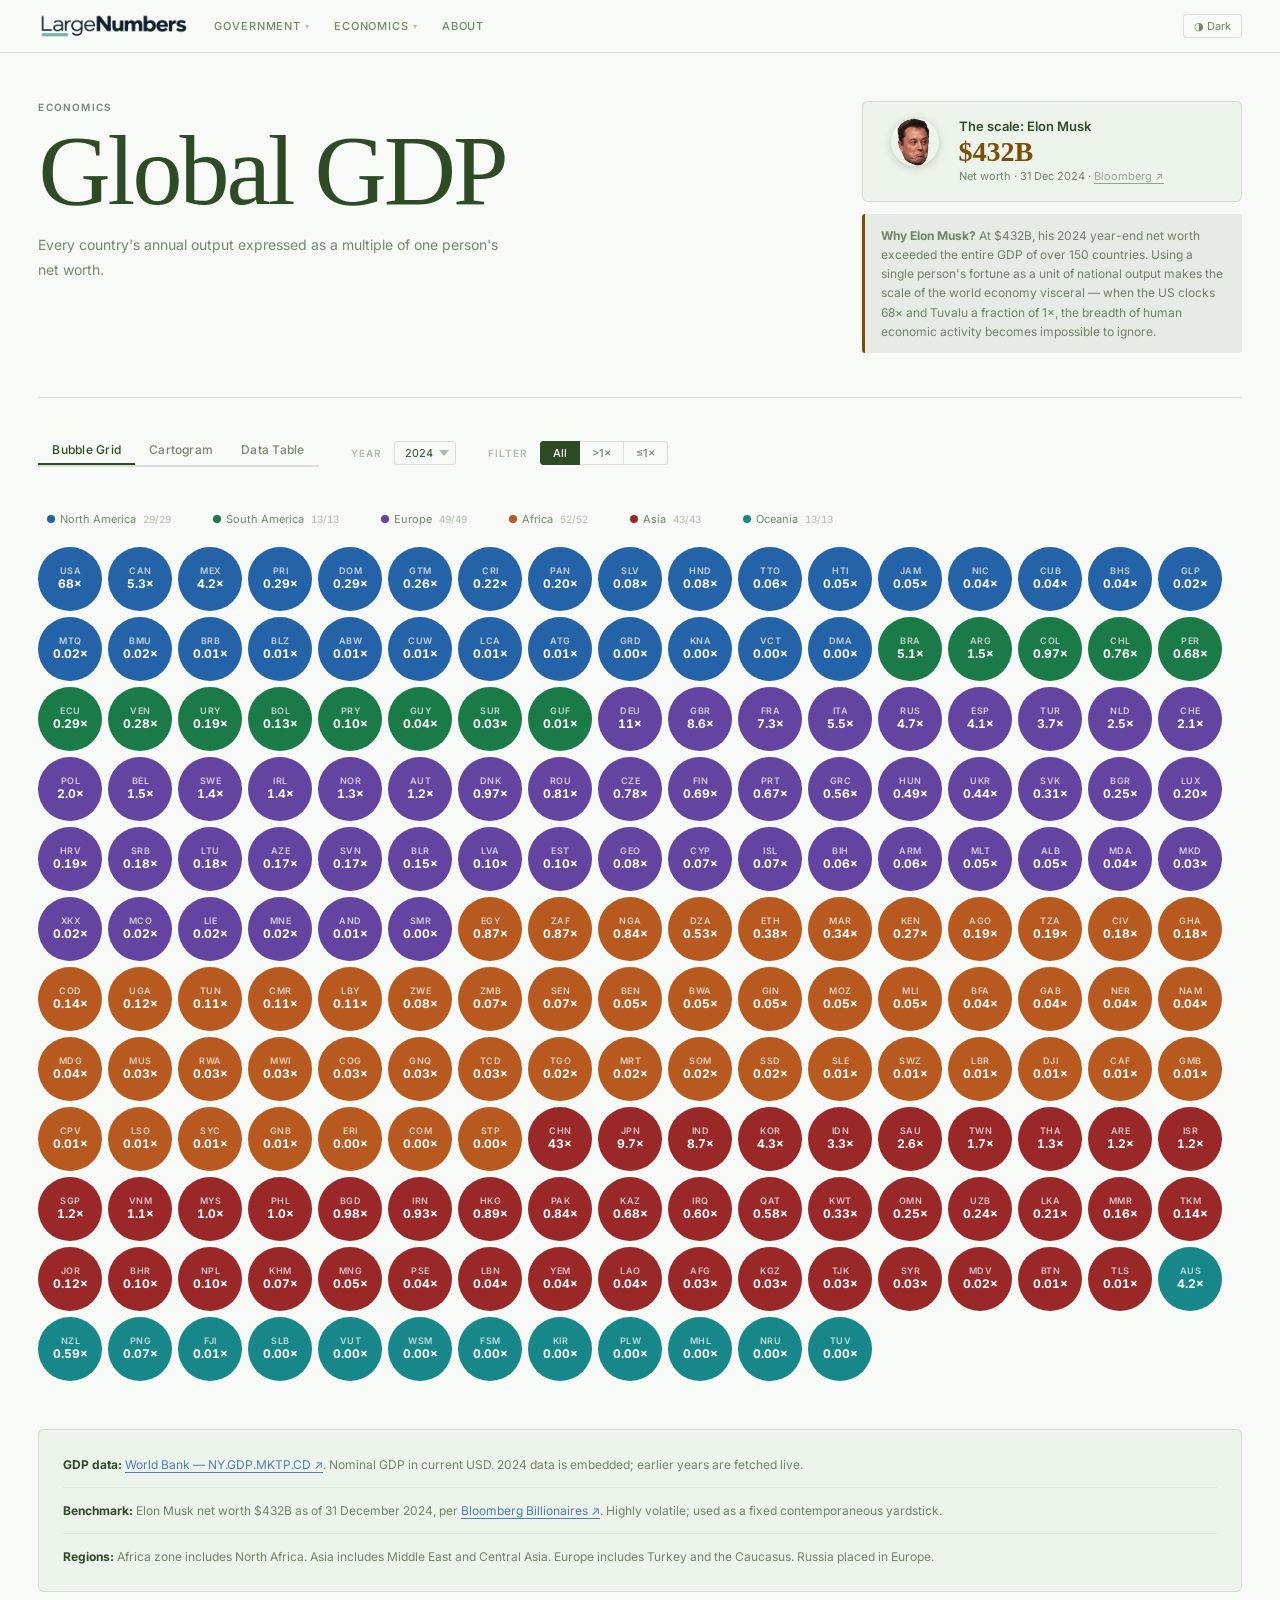
<file: gdp-index.html>
<!DOCTYPE html>
<html lang="en">
<head>
<meta charset="UTF-8">
<meta name="viewport" content="width=device-width, initial-scale=1.0">
<title>Global GDP — largenumbers.in</title>
<meta name="description" content="Every country's GDP as a multiple of one person's net worth.">
<script>try{var t=sessionStorage.getItem('ln-theme');if(t)document.documentElement.setAttribute('data-theme',t)}catch(e){}</script>
<link rel="preconnect" href="https://fonts.googleapis.com">
<link href="https://fonts.googleapis.com/css2?family=Inter:wght@400;500;600&display=swap" rel="stylesheet">
<style>
:root{
  --color-paper:#F7FAF6;--color-surface:#EDF4EB;--color-ink:#2F4B26;
  --color-ink-2:rgba(47,75,38,0.65);--color-ink-3:rgba(47,75,38,0.35);
  --color-grid:rgba(47,75,38,0.08);--color-line:rgba(47,75,38,0.14);
  --color-ochre:#7A4E05;--color-blue:#1A5A9E;
  --font-d:Georgia,"Times New Roman",serif;--font-u:Inter,"Helvetica Neue",Arial,sans-serif;
  --sp1:4px;--sp2:8px;--sp3:12px;--sp4:16px;--sp5:24px;--sp6:32px;--sp7:48px;--sp8:64px;
  --r1:3px;--r2:6px;--gutter:clamp(16px,3vw,48px);
  --c-nam:#2563A8;--c-sam:#1A7A48;--c-eur:#6344A0;
  --c-afr:#B85A1F;--c-asi:#9B2828;--c-oce:#17878A;
}
html[data-theme="dark"]{
  --color-paper:#020122;--color-surface:#090930;--color-ink:#F2F3AE;
  --color-ink-2:rgba(242,243,174,0.6);--color-ink-3:rgba(242,243,174,0.3);
  --color-grid:rgba(242,243,174,0.07);--color-line:rgba(242,243,174,0.14);
  --color-ochre:#EDD382;--color-blue:#FC9E4F;
  --c-nam:#4A90D9;--c-sam:#4AAF78;--c-eur:#9A7ED0;
  --c-afr:#E0804A;--c-asi:#D05858;--c-oce:#3ABABA;
}
@media(prefers-color-scheme:dark){:root:not([data-theme="light"]){
  --color-paper:#020122;--color-surface:#090930;--color-ink:#F2F3AE;
  --color-ink-2:rgba(242,243,174,0.6);--color-ink-3:rgba(242,243,174,0.3);
  --color-grid:rgba(242,243,174,0.07);--color-line:rgba(242,243,174,0.14);
  --color-ochre:#EDD382;--color-blue:#FC9E4F;
  --c-nam:#4A90D9;--c-sam:#4AAF78;--c-eur:#9A7ED0;
  --c-afr:#E0804A;--c-asi:#D05858;--c-oce:#3ABABA;
}}
*,*::before,*::after{box-sizing:border-box}
html{background:var(--color-paper);color:var(--color-ink);font-family:var(--font-u)}
body{margin:0;-webkit-font-smoothing:antialiased}

/* ── Nav ── */
.page{max-width:1440px;margin-inline:auto;padding:0 var(--gutter)}
.site-nav{position:sticky;top:0;z-index:100;background:var(--color-paper);border-bottom:1px solid var(--color-line);padding:var(--sp3) var(--gutter);display:flex;align-items:center;gap:var(--sp5)}
.site-nav .brand{display:inline-flex;align-items:center;text-decoration:none}
.brand-logo{height:28px;width:auto;display:block}
.brand-logo--dark{display:none}
html[data-theme="dark"] .brand-logo--light{display:none}
html[data-theme="dark"] .brand-logo--dark{display:block}
@media(prefers-color-scheme:dark){:root:not([data-theme="light"]) .brand-logo--light{display:none}:root:not([data-theme="light"]) .brand-logo--dark{display:block}}
.site-nav a{color:var(--color-ink-2);text-decoration:none;font-size:11px;text-transform:uppercase;letter-spacing:.08em;font-weight:500}
.site-nav a.active,.site-nav a:hover{color:var(--color-ink)}
.site-nav .spacer{flex:1}
.nav-group{position:relative;display:flex;align-items:center}
.nav-group-label{font-size:11px;text-transform:uppercase;letter-spacing:.08em;font-weight:500;color:var(--color-ink-2);cursor:default;padding:4px 0;display:flex;align-items:center;gap:4px}
.nav-group-label::after{content:'▾';font-size:8px;opacity:.5}
.nav-group:hover .nav-group-label{color:var(--color-ink)}
.nav-dropdown{display:none;position:absolute;top:100%;left:-12px;background:var(--color-paper);border:1px solid var(--color-line);border-radius:var(--r2);padding:6px 0;min-width:160px;box-shadow:0 8px 24px rgba(0,0,0,.1);z-index:200}
.nav-group::before{content:'';position:absolute;top:100%;left:0;right:0;height:12px}
.nav-group:hover .nav-dropdown,.nav-group.open .nav-dropdown{display:block}
.nav-dropdown a{display:block;padding:10px 18px;font-size:11px;text-transform:uppercase;letter-spacing:.08em;font-weight:500;color:var(--color-ink-2);text-decoration:none;white-space:nowrap}
.nav-dropdown a:hover,.nav-dropdown a.active{color:var(--color-ink);background:var(--color-grid)}
.nav-group:last-of-type .nav-dropdown,.nav-group:nth-last-of-type(2) .nav-dropdown{left:auto;right:0}
.theme-btn{background:none;border:1px solid var(--color-line);border-radius:var(--r1);padding:4px 10px;cursor:pointer;font-size:11px;font-family:var(--font-u);color:var(--color-ink-2);transition:color .15s,border-color .15s}
.theme-btn:hover{color:var(--color-ink)}

/* ── Header ── */
.viz-header{padding:var(--sp7) 0 var(--sp6);border-bottom:1px solid var(--color-line);margin-bottom:var(--sp5)}
.viz-header-inner{display:flex;align-items:flex-start;gap:var(--sp7)}
.viz-header-main{flex:1;min-width:0}
.eyebrow{font-size:10px;font-weight:600;text-transform:uppercase;letter-spacing:.12em;color:var(--color-ink-2);margin-bottom:var(--sp3);display:block}
.viz-header h1{font-family:var(--font-d);font-size:clamp(52px,8vw,100px);font-weight:400;margin:0 0 var(--sp4);letter-spacing:-.03em;line-height:.92;color:var(--color-ink)}
.viz-header .subtitle{font-size:14px;color:var(--color-ink-2);margin:0;max-width:52ch;line-height:1.75}
@media(max-width:900px){.viz-header-inner{flex-direction:column;gap:var(--sp5)}.bm-aside{width:100%}}
/* Benchmark */
.bm-aside{flex-shrink:0;width:380px}
.bm-card{display:flex;align-items:flex-start;gap:var(--sp4);padding:var(--sp4) var(--sp5);background:var(--color-surface);border:1px solid var(--color-line);border-radius:var(--r2);margin-bottom:var(--sp3)}
.bm-logo-wrap{flex-shrink:0;width:56px;display:flex;align-items:center;justify-content:center}
.bm-img{width:48px;height:48px;border-radius:50%;object-fit:cover;box-shadow:0 2px 10px rgba(0,0,0,.18)}
.bm-label{font-size:13px;font-weight:600;color:var(--color-ink);margin-bottom:3px}
.bm-amt{font-family:var(--font-d);font-size:28px;font-weight:700;color:var(--color-ochre);line-height:1.05;margin-bottom:2px}
.bm-meta{font-size:11px;color:var(--color-ink-2);line-height:1.5}
.bm-meta a{color:inherit;border-bottom:1px solid currentColor;opacity:.7;text-decoration:none}
.bm-why{font-size:12px;color:var(--color-ink-2);line-height:1.6;padding:var(--sp3) var(--sp4);background:var(--color-grid);border-radius:var(--r1);border-left:3px solid var(--color-ochre);margin:0 0 var(--sp3)}

/* ── Controls ── */
.controls{display:flex;flex-wrap:wrap;align-items:center;gap:var(--sp3) var(--sp6);padding:var(--sp4) 0;margin-bottom:var(--sp5)}
.ctrl-grp{display:flex;align-items:center;gap:0}
.ctrl-lbl{font-size:10px;font-weight:600;text-transform:uppercase;letter-spacing:.1em;color:var(--color-ink-3);margin-right:var(--sp3);white-space:nowrap}
.tab-btn{background:none;border:none;border-bottom:2px solid transparent;padding:4px 14px 6px;cursor:pointer;font-size:12px;font-family:var(--font-u);font-weight:500;color:var(--color-ink-2);letter-spacing:.02em;transition:color .12s,border-color .12s}
.tab-btn:hover{color:var(--color-ink)}
.tab-btn.active{color:var(--color-ink);border-bottom-color:var(--color-ink)}
.seg-btn{background:none;border:1px solid var(--color-line);padding:4px 12px;cursor:pointer;font-size:11px;font-family:var(--font-u);font-weight:500;color:var(--color-ink-2);transition:all .12s;white-space:nowrap}
.seg-btn:first-of-type{border-radius:var(--r1) 0 0 var(--r1)}
.seg-btn:last-of-type{border-radius:0 var(--r1) var(--r1) 0}
.seg-btn:not(:first-of-type){border-left:none}
.seg-btn:hover{color:var(--color-ink);background:var(--color-grid)}
.seg-btn.active{background:var(--color-ink);color:var(--color-paper);border-color:var(--color-ink)}
.yr-sel{appearance:none;background:none;border:1px solid var(--color-line);border-radius:var(--r1);padding:4px 22px 4px 10px;font-size:11px;font-family:var(--font-u);color:var(--color-ink);cursor:pointer;outline:none;background-image:url("data:image/svg+xml,%3Csvg xmlns='http://www.w3.org/2000/svg' width='10' height='6'%3E%3Cpath d='M0 0l5 6 5-6z' fill='%232F4B26' opacity='.35'/%3E%3C/svg%3E");background-repeat:no-repeat;background-position:right 6px center}
.loading{font-size:12px;color:var(--color-ink-2);display:none}

/* ── Legend row ── */
.legend-row{display:flex;flex-wrap:wrap;gap:6px var(--sp5);margin-bottom:var(--sp4)}
.lg-item{display:flex;align-items:center;gap:5px;font-size:11px;color:var(--color-ink-2);cursor:pointer;padding:4px 8px;border-radius:var(--r1);border:1px solid transparent;user-select:none;transition:background .1s,border-color .1s}
.lg-item:hover{background:var(--color-grid)}
.lg-item.zone-active{background:var(--color-surface);border-color:var(--color-line);color:var(--color-ink)}
.lg-dot{width:8px;height:8px;border-radius:50%;flex-shrink:0}
.lg-dot.nam{background:var(--c-nam)}.lg-dot.sam{background:var(--c-sam)}
.lg-dot.eur{background:var(--c-eur)}.lg-dot.afr{background:var(--c-afr)}
.lg-dot.asi{background:var(--c-asi)}.lg-dot.oce{background:var(--c-oce)}
.lg-item .ct{font-size:10px;color:var(--color-ink-3);margin-left:2px;font-variant-numeric:tabular-nums}

/* ── Bubble Grid ── */
.bubble-wrap{margin-bottom:var(--sp7)}
.bubble-flat{display:flex;flex-wrap:wrap;gap:6px}
.bbl{width:64px;height:64px;border-radius:50%;display:flex;flex-direction:column;align-items:center;justify-content:center;cursor:pointer;color:#fff;transition:transform .12s,box-shadow .12s;flex-shrink:0;position:relative}
.bbl:hover{transform:scale(1.09);z-index:1;box-shadow:0 4px 16px rgba(0,0,0,.25)}
.bbl .b-iso{font-size:9px;font-weight:600;letter-spacing:.04em;opacity:.72;line-height:1}
.bbl .b-x{font-size:12px;font-weight:700;line-height:1.2;margin-top:2px;font-variant-numeric:tabular-nums}
.bbl.nam{background:var(--c-nam)}.bbl.sam{background:var(--c-sam)}
.bbl.eur{background:var(--c-eur)}.bbl.afr{background:var(--c-afr)}
.bbl.asi{background:var(--c-asi)}.bbl.oce{background:var(--c-oce)}

/* ── Cartogram ── */
.carto-wrap{margin-bottom:var(--sp6);border-radius:var(--r2);overflow:hidden}
.carto-grid{display:grid;gap:2px;padding:2px;background:var(--color-line);border-radius:var(--r2);overflow:hidden}
.cc{display:flex;align-items:center;justify-content:center;border-radius:2px;position:relative;cursor:default;min-width:0;overflow:hidden}
.cc.occ{cursor:pointer}
.cc.occ:hover{filter:brightness(1.1);z-index:1}
.cc.emp{background:var(--color-paper)}
.cc-mult{font-weight:700;letter-spacing:-.025em;font-variant-numeric:tabular-nums;line-height:1;text-align:center;pointer-events:none}
/* Heatmap gradient legend */
.heat-legend{display:flex;align-items:center;gap:var(--sp3);margin:var(--sp3) 0 var(--sp5);font-size:11px;color:var(--color-ink-2)}
.hl-bar{flex:1;height:8px;border-radius:4px;max-width:200px}
.hl-lo,.hl-hi{white-space:nowrap;font-size:10px}

/* ── Tooltip ── */
#tip{position:fixed;z-index:500;background:var(--color-paper);border:1px solid var(--color-line);border-radius:var(--r2);padding:14px 18px;pointer-events:none;box-shadow:0 8px 32px rgba(0,0,0,.18);min-width:230px;display:none}
.tip-name{font-weight:600;font-size:14px;color:var(--color-ink);margin-bottom:2px}
.tip-zone{font-size:10px;text-transform:uppercase;letter-spacing:.08em;color:var(--color-ink-2);margin-bottom:12px}
.tip-body{display:flex;align-items:center;gap:14px}
.tip-img{width:52px;height:52px;border-radius:50%;object-fit:cover;flex-shrink:0;box-shadow:0 2px 8px rgba(0,0,0,.18)}
.tip-mult{font-size:22px;font-weight:700;color:var(--color-ochre);font-variant-numeric:tabular-nums;line-height:1}
.tip-gdp{font-size:12px;color:var(--color-ink-2);margin-top:4px}

/* ── Data table ── */
.data-table-wrap{overflow-x:auto;margin-bottom:var(--sp7)}
.data-tbl{width:100%;border-collapse:collapse;font-size:12px}
.data-tbl th{text-align:left;font-size:10px;font-weight:600;text-transform:uppercase;letter-spacing:.08em;color:var(--color-ink-2);padding:6px 12px;border-bottom:2px solid var(--color-line);white-space:nowrap;cursor:pointer;user-select:none}
.data-tbl th:hover{color:var(--color-ink)}
.data-tbl th.sort-asc::after{content:' ↑'}
.data-tbl th.sort-desc::after{content:' ↓'}
.data-tbl td{padding:7px 12px;border-bottom:1px solid var(--color-grid);color:var(--color-ink);font-variant-numeric:tabular-nums;vertical-align:middle}
.data-tbl tr:hover td{background:var(--color-grid)}
.td-zone{display:inline-flex;align-items:center;gap:5px}
.td-dot{width:7px;height:7px;border-radius:50%;display:inline-block;flex-shrink:0}
.td-dot.nam{background:var(--c-nam)}.td-dot.sam{background:var(--c-sam)}
.td-dot.eur{background:var(--c-eur)}.td-dot.afr{background:var(--c-afr)}
.td-dot.asi{background:var(--c-asi)}.td-dot.oce{background:var(--c-oce)}
.td-num{text-align:right}
.td-bar-wrap{display:flex;align-items:center;gap:6px}
.td-bar{height:6px;border-radius:3px;background:var(--c-nam);flex-shrink:0}
.tbl-dl{font-size:11px;color:var(--color-ink-2);margin-top:var(--sp3);display:flex;align-items:center;gap:var(--sp3)}
.tbl-dl a{color:var(--color-blue);text-decoration:none;border-bottom:1px solid currentColor;opacity:.75;font-size:11px}
.tbl-dl a:hover{opacity:1}

/* ── Data note ── */
.data-note{margin-top:var(--sp5);margin-bottom:var(--sp8);padding:var(--sp5);background:var(--color-surface);border:1px solid var(--color-line);border-radius:var(--r2);font-size:12px;line-height:1.75;color:var(--color-ink-2)}
.data-note strong{color:var(--color-ink)}
.data-note a{color:var(--color-blue);text-decoration:none;border-bottom:1px solid currentColor;opacity:.75}
.data-note a:hover{opacity:1}
.dn-sec{display:block;margin-top:var(--sp3);padding-top:var(--sp3);border-top:1px solid var(--color-grid)}
</style>
</head>
<body>

<nav class="site-nav">
  <span class="brand">
    <img src="css/image/largenumbers_light.png" class="brand-logo brand-logo--light" alt="largenumbers.in">
    <img src="css/image/largenumbers_dark.png" class="brand-logo brand-logo--dark" alt="largenumbers.in">
  </span>
  <div class="nav-group">
    <span class="nav-group-label">Government</span>
    <div class="nav-dropdown">
      <a href="scams.html">Scams</a>
      <a href="union-budget.html">Union Budget</a>
    </div>
  </div>
  <div class="nav-group">
    <span class="nav-group-label">Economics</span>
    <div class="nav-dropdown">
      <a href="fii-outflows.html">FPI Flows</a>
      <a href="gdp-index.html" class="active">Global GDP</a>
    </div>
  </div>
  <a href="about.html">About</a>
  <span class="spacer"></span>
  <button id="themeToggle" class="theme-btn">◑ Dark</button>
</nav>

<div class="page">
  <div class="viz-header">
    <div class="viz-header-inner">
      <div class="viz-header-main">
        <span class="eyebrow">Economics</span>
        <h1>Global GDP</h1>
        <p class="subtitle">Every country's annual output expressed as a multiple of one person's net worth.</p>
      </div>
      <aside class="bm-aside">
        <div class="bm-card">
          <div class="bm-logo-wrap">
            <img src="css/image/elon-musk.png" alt="Elon Musk" class="bm-img">
          </div>
          <div>
            <div class="bm-label">The scale: Elon Musk</div>
            <div class="bm-amt">$432B</div>
            <div class="bm-meta">Net worth · 31 Dec 2024 · <a href="https://www.bloomberg.com/billionaires/profiles/elon-r-musk/" target="_blank" rel="noopener">Bloomberg ↗</a></div>
          </div>
        </div>
        <p class="bm-why">
          <strong>Why Elon Musk?</strong> At $432B, his 2024 year-end net worth exceeded the entire GDP of over 150 countries. Using a single person's fortune as a unit of national output makes the scale of the world economy visceral — when the US clocks 68× and Tuvalu a fraction of 1×, the breadth of human economic activity becomes impossible to ignore.
        </p>
      </aside>
    </div>
  </div>

  <div class="controls">
    <div class="ctrl-grp" style="border-bottom:2px solid var(--color-line)">
      <button class="tab-btn active" data-view="bubble">Bubble Grid</button>
      <button class="tab-btn" data-view="carto">Cartogram</button>
      <button class="tab-btn" data-view="table">Data Table</button>
    </div>
    <div class="ctrl-grp">
      <span class="ctrl-lbl">Year</span>
      <select id="yearSelect" class="yr-sel"></select>
    </div>
    <div class="ctrl-grp">
      <span class="ctrl-lbl">Filter</span>
      <button class="seg-btn active" data-filter="all">All</button>
      <button class="seg-btn" data-filter="gt1">&gt;1×</button>
      <button class="seg-btn" data-filter="lte1">≤1×</button>
    </div>
    <span id="loadingMsg" class="loading">Loading…</span>
  </div>

  <div id="legendRow" class="legend-row"></div>
  <div id="viz"></div>

  <div class="data-note">
    <strong>GDP data:</strong> <a href="https://data.worldbank.org/indicator/NY.GDP.MKTP.CD" target="_blank" rel="noopener">World Bank — NY.GDP.MKTP.CD ↗</a>. Nominal GDP in current USD. 2024 data is embedded; earlier years are fetched live.
    <span class="dn-sec"><strong>Benchmark:</strong> Elon Musk net worth $432B as of 31 December 2024, per <a href="https://www.bloomberg.com/billionaires/profiles/elon-r-musk/" target="_blank" rel="noopener">Bloomberg Billionaires ↗</a>. Highly volatile; used as a fixed contemporaneous yardstick.</span>
    <span class="dn-sec"><strong>Regions:</strong> Africa zone includes North Africa. Asia includes Middle East and Central Asia. Europe includes Turkey and the Caucasus. Russia placed in Europe.</span>
  </div>
</div>

<div id="tip">
  <div class="tip-name" id="tipName"></div>
  <div class="tip-zone" id="tipZone"></div>
  <div class="tip-body">
    <img src="css/image/elon-musk.png" class="tip-img" alt="">
    <div>
      <div class="tip-mult" id="tipMult"></div>
      <div class="tip-gdp" id="tipGDP"></div>
    </div>
  </div>
</div>

<script>
// ── Benchmark ──────────────────────────────────────────────────────────────
// Source: Bloomberg Billionaires — https://www.bloomberg.com/billionaires/profiles/elon-r-musk/ (31 Dec 2024)
const ELON_NW = 432e9; // $432B USD

// ── Zones ──────────────────────────────────────────────────────────────────
const ZONES = {
  nam:{label:'North America'},sam:{label:'South America'},
  eur:{label:'Europe'},     afr:{label:'Africa'},
  asi:{label:'Asia'},        oce:{label:'Oceania'},
};
const ZONE_ORDER = ['nam','sam','eur','afr','asi','oce'];

// ── Country data ── [zone, iso3, name, gdpM, lat, lon]
const CDATA = [
  // North America
  ['nam','USA','United States',29298013,37.09,-95.71],
  ['nam','CAN','Canada',2270076,56.13,-106.35],
  ['nam','MEX','Mexico',1830489,23.63,-102.55],
  ['nam','CUB','Cuba',17000,21.52,-77.78],
  ['nam','DOM','Dominican Rep.',124282,18.74,-70.16],
  ['nam','PRI','Puerto Rico',126030,18.22,-66.59],
  ['nam','GTM','Guatemala',113216,15.78,-90.23],
  ['nam','CRI','Costa Rica',96716,9.75,-83.75],
  ['nam','PAN','Panama',86524,8.54,-80.78],
  ['nam','HTI','Haiti',21547,18.97,-72.29],
  ['nam','HND','Honduras',35204,15.20,-86.24],
  ['nam','JAM','Jamaica',20270,18.11,-77.30],
  ['nam','NIC','Nicaragua',18203,12.87,-85.21],
  ['nam','SLV','El Salvador',36060,13.79,-88.90],
  ['nam','TTO','Trinidad & T.',28069,10.69,-61.22],
  ['nam','BHS','Bahamas',15232,25.03,-77.40],
  ['nam','BRB','Barbados',6403,13.19,-59.54],
  ['nam','BLZ','Belize',4118,17.19,-88.50],
  ['nam','GRD','Grenada',1388,12.26,-61.60],
  ['nam','ATG','Antigua',2220,17.06,-61.80],
  ['nam','DMA','Dominica',650,15.41,-61.37],
  ['nam','KNA','St. Kitts',1147,17.36,-62.78],
  ['nam','LCA','St. Lucia',2740,13.91,-60.98],
  ['nam','VCT','St. Vincent',1127,13.25,-61.20],
  ['nam','BMU','Bermuda',7200,32.32,-64.76],
  ['nam','CUW','Curaçao',3700,12.17,-68.99],
  ['nam','ABW','Aruba',3800,12.52,-69.97],
  ['nam','MTQ','Martinique',9000,14.64,-61.02],
  ['nam','GLP','Guadeloupe',9100,16.26,-61.55],
  // South America
  ['sam','BRA','Brazil',2185822,-14.24,-51.93],
  ['sam','ARG','Argentina',638365,-38.42,-63.62],
  ['sam','COL','Colombia',420504,4.57,-74.30],
  ['sam','CHL','Chile',329261,-35.68,-71.54],
  ['sam','PER','Peru',291752,-9.19,-75.02],
  ['sam','VEN','Venezuela',120566,6.42,-66.59],
  ['sam','ECU','Ecuador',123802,-1.83,-78.18],
  ['sam','BOL','Bolivia',54881,-16.29,-63.59],
  ['sam','PRY','Paraguay',44739,-23.44,-58.44],
  ['sam','URY','Uruguay',82323,-32.52,-55.77],
  ['sam','GUY','Guyana',16563,4.86,-58.93],
  ['sam','SUR','Suriname',11104,3.92,-56.03],
  ['sam','GUF','French Guiana',5600,3.93,-53.13],
  // Europe
  ['eur','DEU','Germany',4686490,51.17,10.45],
  ['eur','GBR','United Kingdom',3696278,55.38,-3.44],
  ['eur','FRA','France',3160090,46.23,2.21],
  ['eur','ITA','Italy',2382920,41.87,12.57],
  ['eur','RUS','Russia',2046470,61.52,105.32],
  ['eur','ESP','Spain',1763255,40.46,-3.75],
  ['eur','TUR','Türkiye',1597060,38.96,35.24],
  ['eur','NLD','Netherlands',1069780,52.13,5.29],
  ['eur','CHE','Switzerland',905684,46.82,8.23],
  ['eur','POL','Poland',850720,51.92,19.14],
  ['eur','BEL','Belgium',650073,50.50,4.47],
  ['eur','SWE','Sweden',592460,60.13,18.64],
  ['eur','IRL','Ireland',583280,53.41,-8.24],
  ['eur','NOR','Norway',567980,60.47,8.47],
  ['eur','AUT','Austria',528030,47.52,14.55],
  ['eur','DNK','Denmark',418553,56.26,9.50],
  ['eur','ROU','Romania',348875,45.94,24.97],
  ['eur','CZE','Czech Rep.',338127,49.82,15.47],
  ['eur','PRT','Portugal',287720,39.40,-8.22],
  ['eur','FIN','Finland',297095,61.92,25.75],
  ['eur','GRC','Greece',242250,39.07,21.82],
  ['eur','HUN','Hungary',210365,47.16,19.50],
  ['eur','UKR','Ukraine',189064,48.38,31.17],
  ['eur','SVK','Slovakia',131945,48.67,19.70],
  ['eur','BGR','Bulgaria',105930,42.73,25.49],
  ['eur','LUX','Luxembourg',88330,49.82,6.13],
  ['eur','HRV','Croatia',83140,45.10,15.20],
  ['eur','SRB','Serbia',79845,44.02,21.01],
  ['eur','AZE','Azerbaijan',75425,40.14,47.58],
  ['eur','LTU','Lithuania',77695,55.17,23.88],
  ['eur','SVN','Slovenia',71830,46.15,14.99],
  ['eur','BLR','Belarus',64410,53.71,27.95],
  ['eur','LVA','Latvia',45325,56.88,24.60],
  ['eur','EST','Estonia',41470,58.60,25.01],
  ['eur','CYP','Cyprus',32240,35.13,33.43],
  ['eur','ISL','Iceland',30415,64.96,-19.02],
  ['eur','GEO','Georgia',32525,42.32,43.36],
  ['eur','BIH','Bosnia',26295,43.92,17.68],
  ['eur','ARM','Armenia',24325,40.07,45.04],
  ['eur','ALB','Albania',21545,41.15,20.17],
  ['eur','MLT','Malta',21865,35.94,14.38],
  ['eur','MDA','Moldova',15430,47.41,28.37],
  ['eur','MKD','N. Macedonia',14660,41.61,21.75],
  ['eur','XKX','Kosovo',10355,42.60,20.90],
  ['eur','MNE','Montenegro',6990,42.71,19.37],
  ['eur','LIE','Liechtenstein',7200,47.17,9.56],
  ['eur','MCO','Monaco',9000,43.75,7.41],
  ['eur','AND','Andorra',3800,42.55,1.60],
  ['eur','SMR','San Marino',2100,43.94,12.46],
  // Africa (incl. MENA)
  ['asi','SAU','Saudi Arabia',1126666,23.89,45.08],
  ['asi','ARE','UAE',527797,23.42,53.85],
  ['asi','ISR','Israel',523145,31.05,34.85],
  ['asi','IRN','Iran',400000,32.43,53.69],
  ['afr','NGA','Nigeria',361758,9.08,8.68],
  ['afr','ZAF','South Africa',373954,-30.56,22.94],
  ['afr','EGY','Egypt',375533,26.82,30.80],
  ['asi','IRQ','Iraq',258688,33.22,43.68],
  ['asi','QAT','Qatar',250386,25.35,51.18],
  ['afr','DZA','Algeria',229001,28.03,1.66],
  ['afr','ETH','Ethiopia',163695,9.15,40.49],
  ['asi','KWT','Kuwait',144534,29.31,47.49],
  ['afr','MAR','Morocco',148953,31.79,-7.09],
  ['asi','OMN','Oman',108191,21.47,55.97],
  ['afr','KEN','Kenya',116535,-0.02,37.91],
  ['afr','TZA','Tanzania',81555,-6.37,34.89],
  ['afr','AGO','Angola',84154,-11.20,17.87],
  ['afr','CIV',"Côte d'Ivoire",78665,7.54,-5.55],
  ['afr','GHA','Ghana',76534,7.95,-1.02],
  ['afr','TUN','Tunisia',49499,33.89,9.54],
  ['afr','CMR','Cameroon',48440,3.85,11.50],
  ['afr','LBY','Libya',47200,26.34,17.23],
  ['asi','BHR','Bahrain',44369,26.04,50.55],
  ['asi','JOR','Jordan',52512,30.59,36.24],
  ['afr','UGA','Uganda',50655,1.37,32.29],
  ['afr','ZMB','Zambia',30050,-13.13,27.85],
  ['afr','SEN','Senegal',28825,14.50,-14.45],
  ['afr','ZWE','Zimbabwe',35110,-19.02,29.15],
  ['afr','COD','Congo DR',61210,-4.04,21.76],
  ['afr','MOZ','Mozambique',19960,-18.67,35.53],
  ['asi','LBN','Lebanon',17720,33.85,35.86],
  ['asi','YEM','Yemen',17090,15.55,48.52],
  ['afr','GAB','Gabon',17100,-0.80,11.61],
  ['afr','MLI','Mali',19655,17.57,-3.99],
  ['asi','PSE','Palestine',19000,31.95,35.23],
  ['afr','BFA','Burkina Faso',19305,12.36,-1.56],
  ['afr','NER','Niger',16340,17.61,8.08],
  ['afr','MDG','Madagascar',15155,-18.77,46.87],
  ['asi','SYR','Syria',12000,34.80,38.99],
  ['afr','GIN','Guinea',20005,9.95,-11.24],
  ['afr','BEN','Benin',20835,9.31,2.32],
  ['afr','MWI','Malawi',13875,-13.25,34.30],
  ['afr','RWA','Rwanda',14310,-1.94,29.87],
  ['afr','SOM','Somalia',9920,5.15,46.20],
  ['afr','TCD','Chad',12390,15.45,18.73],
  ['afr','COG','Congo Rep.',13310,-0.23,15.83],
  ['afr','BWA','Botswana',20455,-22.33,24.68],
  ['afr','SSD','South Sudan',8360,7.87,29.69],
  ['afr','NAM','Namibia',15640,-22.96,18.49],
  ['afr','MUS','Mauritius',14615,-20.35,57.55],
  ['afr','TGO','Togo',10200,8.62,0.82],
  ['afr','GNQ','Eq. Guinea',12400,1.65,10.27],
  ['afr','MRT','Mauritania',10010,21.01,-10.94],
  ['afr','SLE','Sierra Leone',5920,8.46,-11.78],
  ['afr','LBR','Liberia',4410,6.43,-9.43],
  ['afr','SWZ','Eswatini',4415,-26.52,31.47],
  ['afr','DJI','Djibouti',3745,11.83,42.59],
  ['afr','ERI','Eritrea',2065,15.18,39.78],
  ['afr','GMB','Gambia',2470,13.44,-15.31],
  ['afr','LSO','Lesotho',2390,-29.61,28.23],
  ['afr','CAF','C.A.R.',3020,6.61,20.94],
  ['afr','SYC','Seychelles',2230,-4.68,55.49],
  ['afr','GNB','Guinea-Bissau',2200,11.80,-15.18],
  ['afr','CPV','Cabo Verde',2415,16.54,-23.04],
  ['afr','COM','Comoros',1610,-11.65,43.33],
  ['afr','STP','São Tomé',825,0.19,6.61],
  ['afr','MRU','Mauritania2',10010,20.0,-12.0], // skip dupe
  // Asia (incl. Central Asia)
  ['asi','CHN','China',18730000,35.86,104.20],
  ['asi','JPN','Japan',4190341,36.20,138.25],
  ['asi','IND','India',3761635,20.59,78.96],
  ['asi','KOR','South Korea',1872154,35.91,127.77],
  ['asi','IDN','Indonesia',1446067,-0.79,113.92],
  ['asi','TWN','Taiwan',752000,23.70,121.00],
  ['asi','THA','Thailand',565539,15.87,100.99],
  ['asi','SGP','Singapore',504261,1.35,103.82],
  ['asi','MYS','Malaysia',441791,4.21,108.00],
  ['asi','PHL','Philippines',435667,12.88,121.77],
  ['asi','VNM','Vietnam',468984,14.06,108.28],
  ['asi','BGD','Bangladesh',421533,23.68,90.36],
  ['asi','HKG','Hong Kong',383946,22.40,114.11],
  ['asi','PAK','Pakistan',363697,30.38,69.35],
  ['asi','KAZ','Kazakhstan',295736,48.02,66.92],
  ['asi','MMR','Myanmar',70800,21.92,95.96],
  ['asi','LKA','Sri Lanka',88702,7.87,80.77],
  ['asi','UZB','Uzbekistan',101758,41.38,64.59],
  ['asi','NPL','Nepal',43869,28.39,84.12],
  ['asi','KHM','Cambodia',31988,12.57,104.99],
  ['asi','MNG','Mongolia',22408,46.86,103.85],
  ['asi','LAO','Lao PDR',16247,19.86,102.50],
  ['asi','AFG','Afghanistan',14795,33.93,67.71],
  ['asi','BTN','Bhutan',3060,27.51,90.43],
  ['asi','MDV','Maldives',7701,3.20,73.22],
  ['asi','TLS','Timor-Leste',2628,-8.87,125.73],
  ['asi','KGZ','Kyrgyzstan',13265,41.20,74.77],
  ['asi','TJK','Tajikistan',12070,38.86,71.28],
  ['asi','TKM','Turkmenistan',60000,38.97,59.56],
  // Oceania
  ['oce','AUS','Australia',1799347,-25.27,133.78],
  ['oce','NZL','New Zealand',253459,-40.90,174.89],
  ['oce','PNG','Papua N.G.',31155,-6.31,143.96],
  ['oce','FJI','Fiji',5489,-17.71,178.07],
  ['oce','WSM','Samoa',1010,-13.76,188.00],
  ['oce','VUT','Vanuatu',1098,-15.38,166.96],
  ['oce','SLB','Solomon Is.',1763,-9.65,160.16],
  ['oce','KIR','Kiribati',285,1.87,173.00],
  ['oce','MHL','Marshall Is.',260,7.13,171.18],
  ['oce','FSM','Micronesia',467,6.92,158.19],
  ['oce','PLW','Palau',280,7.52,134.58],
  ['oce','TUV','Tuvalu',50,-7.11,177.65],
  ['oce','NRU','Nauru',160,-0.52,166.93],
];

// Remove the accidental MRU dupe entry
const CDATA_CLEAN = CDATA.filter(d => d[1] !== 'MRU');

const AGGREGATES = new Set(['WLD','HIC','LMC','MIC','LIC','UMC','LMY','OED','ECS','ECA','LAC','LCN',
  'MNA','MEA','SAS','SSA','SSF','EAP','EAS','NAC','INX','IBD','IBT','IDB','IDX','TSA','TSS',
  'EMU','EUU','FCS','HPC','PRE','PST','PSS','LTE','EAR','ARB','CEB','TLA','TEC','TMN','IDA',
  'AFE','AFW','ZAR','ZAS','ZTJ','ZMQ','CSS','FCV','LDC']);

const ZONE_OF = {}, NAME_OF = {};
CDATA_CLEAN.forEach(([z,iso,name]) => { ZONE_OF[iso]=z; NAME_OF[iso]=name; });

// ── State ──────────────────────────────────────────────────────────────────
const state = { year:2024, view:'bubble', filter:'all', zone:null };
let currentData = null;
let gridCache = null; // cached cartogram positions

// ── Formatting ─────────────────────────────────────────────────────────────
function fmtGDP(usd) {
  if (usd >= 1e12) return '$' + (usd/1e12).toFixed(2) + 'T';
  if (usd >= 1e9)  return '$' + (usd/1e9).toFixed(0) + 'B';
  return '$' + (usd/1e6).toFixed(0) + 'M';
}
function fmtX(mult) { // always decimal ×
  if (mult >= 100) return Math.round(mult) + '×';
  if (mult >= 10)  return mult.toFixed(0) + '×';
  if (mult >= 1)   return mult.toFixed(1) + '×';
  if (mult >= 0.1) return mult.toFixed(2) + '×';
  return mult.toFixed(3) + '×';
}
function fmtXTile(mult) { // compact for small tiles
  if (mult >= 100) return Math.round(mult) + '×';
  if (mult >= 10)  return mult.toFixed(0) + '×';
  if (mult >= 1)   return mult.toFixed(1) + '×';
  return mult.toFixed(2) + '×';
}
function fmtXLong(mult) {
  return fmtX(mult) + ' Elon';
}

// ── Year selector ──────────────────────────────────────────────────────────
const yearSel = document.getElementById('yearSelect');
for (let y = 2024; y >= 2000; y--) {
  const o = document.createElement('option');
  o.value = y; o.textContent = y;
  if (y === 2024) o.selected = true;
  yearSel.appendChild(o);
}
yearSel.addEventListener('change', () => { state.year = +yearSel.value; gridCache = null; loadAndRender(); });

// ── Toggle handlers ────────────────────────────────────────────────────────
document.querySelectorAll('[data-view]').forEach(b =>
  b.addEventListener('click', () => {
    document.querySelectorAll('[data-view]').forEach(x => x.classList.remove('active'));
    b.classList.add('active');
    state.view = b.dataset.view;
    state.zone = null; // reset zone filter when switching views
    render(currentData);
  })
);
document.querySelectorAll('[data-filter]').forEach(b =>
  b.addEventListener('click', () => {
    document.querySelectorAll('[data-filter]').forEach(x => x.classList.remove('active'));
    b.classList.add('active');
    state.filter = b.dataset.filter;
    render(currentData);
  })
);

// ── Data ───────────────────────────────────────────────────────────────────
function buildFromEmbed() {
  const m = {};
  CDATA_CLEAN.forEach(([z,iso,name,gdpM,lat,lon]) => {
    m[iso] = { iso3:iso, name, gdp:gdpM*1e6, zone:z, lat, lon };
  });
  return m;
}
function buildFromAPI(rows) {
  const m = {};
  for (const r of rows) {
    const iso3 = r.countryiso3code;
    if (!iso3 || iso3.length !== 3 || AGGREGATES.has(iso3)) continue;
    if (r.value == null) continue;
    const zone = ZONE_OF[iso3]; if (!zone) continue;
    const orig = CDATA_CLEAN.find(d => d[1] === iso3);
    m[iso3] = { iso3, name:NAME_OF[iso3]||r.country.value, gdp:r.value, zone, lat:orig?orig[4]:0, lon:orig?orig[5]:0 };
  }
  return m;
}
async function loadAndRender() {
  if (state.year === 2024) { currentData = buildFromEmbed(); render(currentData); return; }
  document.getElementById('loadingMsg').style.display = 'block';
  try {
    const res = await fetch(`https://api.worldbank.org/v2/country/all/indicator/NY.GDP.MKTP.CD?date=${state.year}&format=json&per_page=300`);
    currentData = buildFromAPI((await res.json())[1]);
  } catch(e) { document.getElementById('loadingMsg').textContent = 'Error.'; return; }
  document.getElementById('loadingMsg').style.display = 'none';
  render(currentData);
}

// ── Filter ─────────────────────────────────────────────────────────────────
function applyFilter(arr) {
  let out = state.zone ? arr.filter(c => c.zone === state.zone) : arr;
  if (state.filter === 'gt1')  return out.filter(c => c.gdp >= ELON_NW);
  if (state.filter === 'lte1') return out.filter(c => c.gdp < ELON_NW);
  return out;
}

// ── Legend row ─────────────────────────────────────────────────────────────
function renderLegend(data, showZones) {
  const row = document.getElementById('legendRow');
  if (!showZones) { row.innerHTML = ''; return; }
  // Count using zone-agnostic filter so counts reflect the multiplier filter only
  const savedZone = state.zone;
  state.zone = null;
  let html = '';
  for (const zk of ZONE_ORDER) {
    const all = Object.values(data).filter(c => c.zone === zk);
    const shown = applyFilter(all);
    const isActive = savedZone === zk;
    html += `<span class="lg-item${isActive ? ' zone-active' : ''}" data-zone="${zk}" title="Click to filter by ${ZONES[zk].label}; click again to clear">
      <span class="lg-dot ${zk}"></span>
      ${ZONES[zk].label}
      <span class="ct">${shown.length}/${all.length}</span>
    </span>`;
  }
  state.zone = savedZone;
  row.innerHTML = html;
}

// ── Bubble Grid ────────────────────────────────────────────────────────────
function renderBubble(data) {
  // Build flat sorted list: continent-grouped, GDP desc within
  let all = [];
  for (const zk of ZONE_ORDER) {
    const zc = Object.values(data).filter(c => c.zone === zk).sort((a,b) => b.gdp - a.gdp);
    all = all.concat(zc);
  }
  const shown = applyFilter(all);

  let html = '<div class="bubble-wrap"><div class="bubble-flat">';
  for (const c of shown) {
    const mult = c.gdp / ELON_NW;
    html += `<div class="bbl ${c.zone}"
      data-iso="${c.iso3}" data-name="${c.name.replace(/"/g,'&quot;')}"
      data-zone="${c.zone}" data-mult="${mult}" data-gdp="${c.gdp}">
      <span class="b-iso">${c.iso3}</span>
      <span class="b-x">${fmtXTile(mult)}</span>
    </div>`;
  }
  html += '</div></div>';
  document.getElementById('viz').innerHTML = html;

  const viz = document.getElementById('viz');
  viz.addEventListener('mouseover', e => {
    const b = e.target.closest('.bbl');
    if (b) showTip(b.dataset.name, b.dataset.zone, +b.dataset.mult, +b.dataset.gdp, e);
  });
  viz.addEventListener('mouseout', e => { if (e.target.closest('.bbl')) hideTip(); });
  viz.addEventListener('mousemove', e => { if (e.target.closest('.bbl')) moveTip(e); });
}

// ── Cartogram ──────────────────────────────────────────────────────────────
const CG_W = 26, CG_H = 12;

function buildGridPositions(countries) {
  const grid = new Map();
  const pos = {};
  const sorted = [...countries].sort((a,b) => b.gdp - a.gdp);
  for (const c of sorted) {
    let r0 = Math.round((90 - c.lat) / 180 * (CG_H - 1));
    let c0 = Math.round(((c.lon > 180 ? c.lon - 360 : c.lon) + 180) / 360 * (CG_W - 1));
    r0 = Math.max(0, Math.min(CG_H-1, r0));
    c0 = Math.max(0, Math.min(CG_W-1, c0));
    let placed = false;
    for (let radius = 0; radius <= Math.max(CG_W, CG_H) && !placed; radius++) {
      for (let dr = -radius; dr <= radius && !placed; dr++) {
        for (let dc = -radius; dc <= radius && !placed; dc++) {
          if (radius > 0 && Math.abs(dr) < radius && Math.abs(dc) < radius) continue;
          const nr = r0 + dr, nc = c0 + dc;
          if (nr < 0 || nr >= CG_H || nc < 0 || nc >= CG_W) continue;
          const key = `${nr},${nc}`;
          if (!grid.has(key)) { grid.set(key, c.iso3); pos[c.iso3] = [nr, nc]; placed = true; }
        }
      }
    }
  }
  return pos;
}

function isDarkMode() {
  const t = document.documentElement.getAttribute('data-theme');
  if (t === 'dark') return true;
  if (t === 'light') return false;
  return window.matchMedia('(prefers-color-scheme:dark)').matches;
}

function heatColor(t) {
  if (isDarkMode()) {
    // Dark: nearly-transparent tint → bright ochre-yellow
    const r = Math.round(2   + t * (237-2));
    const g = Math.round(1   + t * (195-1));
    const b = Math.round(34  + t * (80-34));
    return `rgb(${r},${g},${b})`;
  } else {
    // Light: pale green → dark ink green
    const r = Math.round(232 + t * (26-232));
    const g = Math.round(248 + t * (55-248));
    const b = Math.round(226 + t * (16-226));
    return `rgb(${r},${g},${b})`;
  }
}

function heatTextColor(t) {
  return isDarkMode() ? (t > 0.65 ? 'rgba(2,1,34,0.9)' : 'rgba(242,243,174,0.85)') :
                        (t > 0.55 ? '#fff' : 'rgba(30,55,22,0.85)');
}

function renderCarto(data) {
  // Build or reuse grid positions
  if (!gridCache) {
    gridCache = buildGridPositions(Object.values(data));
  }
  const pos = gridCache;

  const shown = new Set(applyFilter(Object.values(data)).map(c => c.iso3));
  const gdps = Object.values(data).map(c => c.gdp).filter(v => v > 0);
  const minL = Math.log10(Math.min(...gdps));
  const maxL = Math.log10(Math.max(...gdps));

  const cells = new Map();
  for (const c of Object.values(data)) {
    const p = pos[c.iso3];
    if (p) cells.set(`${p[0]},${p[1]}`, c);
  }

  // Build gradient for legend
  const gradStops = [];
  for (let i = 0; i <= 10; i++) {
    gradStops.push(heatColor(i/10));
  }
  const gradCSS = `linear-gradient(to right,${gradStops.join(',')})`;

  let grid = '';
  for (let r = 0; r < CG_H; r++) {
    for (let c = 0; c < CG_W; c++) {
      const country = cells.get(`${r},${c}`);
      if (country) {
        const t = (Math.log10(country.gdp) - minL) / (maxL - minL);
        const bg = heatColor(t);
        const tc = heatTextColor(t);
        const mult = country.gdp / ELON_NW;
        const dimmed = !shown.has(country.iso3);
        grid += `<div class="cc occ" style="background:${bg};color:${tc};opacity:${dimmed?0.18:1}"
          data-iso="${country.iso3}" data-name="${country.name.replace(/"/g,'&quot;')}"
          data-zone="${country.zone}" data-mult="${mult}" data-gdp="${country.gdp}">
          <span class="cc-mult">${fmtXTile(mult)}</span>
        </div>`;
      } else {
        grid += `<div class="cc emp"></div>`;
      }
    }
  }

  const html = `
    <div class="carto-wrap">
      <div class="carto-grid" style="grid-template-columns:repeat(${CG_W},1fr);grid-template-rows:repeat(${CG_H},1fr);aspect-ratio:${CG_W}/${CG_H}">
        ${grid}
      </div>
      <div class="heat-legend">
        <span class="hl-lo">Smaller</span>
        <div class="hl-bar" style="background:${gradCSS}"></div>
        <span class="hl-hi">Larger</span>
        <span style="font-size:10px;color:var(--color-ink-3);margin-left:var(--sp3)">GDP magnitude</span>
      </div>
    </div>`;

  document.getElementById('viz').innerHTML = html;

  // Font size: responsive to tile size
  function setFontSize() {
    const grid = document.querySelector('.carto-grid');
    if (!grid) return;
    const cellW = grid.getBoundingClientRect().width / CG_W;
    const fs = Math.max(6, Math.min(10, cellW * 0.18));
    document.querySelectorAll('.cc-mult').forEach(el => el.style.fontSize = fs + 'px');
  }
  setFontSize();
  window.addEventListener('resize', setFontSize, { once: true });

  const wrap = document.querySelector('.carto-wrap');
  wrap.addEventListener('mouseover', e => {
    const c = e.target.closest('.occ');
    if (c) showTip(c.dataset.name, c.dataset.zone, +c.dataset.mult, +c.dataset.gdp, e);
  });
  wrap.addEventListener('mouseout', e => { if (e.target.closest('.occ')) hideTip(); });
  wrap.addEventListener('mousemove', e => { if (e.target.closest('.occ')) moveTip(e); });
}

// ── Data Table ─────────────────────────────────────────────────────────────
let tableSort = { col: 'gdp', dir: -1 }; // -1 = desc

function renderTable(data) {
  const all = Object.values(data);
  const shown = applyFilter(all);
  const maxGDP = Math.max(...shown.map(c => c.gdp));

  const cols = [
    { key: 'rank',  label: '#',           numeric: true },
    { key: 'iso3',  label: 'ISO',         numeric: false },
    { key: 'name',  label: 'Country',     numeric: false },
    { key: 'zone',  label: 'Region',      numeric: false },
    { key: 'gdp',   label: 'GDP (USD)',   numeric: true },
    { key: 'mult',  label: 'Elon ×',      numeric: true },
  ];

  const sorted = [...shown].sort((a,b) => {
    const c = tableSort.col;
    let va = c === 'mult' ? a.gdp / ELON_NW : c === 'rank' ? a.gdp : a[c];
    let vb = c === 'mult' ? b.gdp / ELON_NW : c === 'rank' ? b.gdp : b[c];
    if (typeof va === 'string') return tableSort.dir * va.localeCompare(vb);
    return tableSort.dir * (va - vb);
  });

  const thHTML = cols.map(c => {
    const cls = tableSort.col === c.key || (c.key === 'rank' && tableSort.col === 'rank')
      ? (tableSort.dir === -1 ? 'sort-desc' : 'sort-asc') : '';
    return `<th data-col="${c.key}" class="${cls}" style="${c.numeric?'text-align:right':''}">${c.label}</th>`;
  }).join('');

  const rows = sorted.map((c, i) => {
    const mult = c.gdp / ELON_NW;
    const barW = Math.max(2, Math.round((c.gdp / maxGDP) * 80));
    const zoneColor = `var(--c-${c.zone})`;
    return `<tr>
      <td class="td-num">${i+1}</td>
      <td style="font-weight:600;letter-spacing:.04em">${c.iso3}</td>
      <td>${c.name}</td>
      <td><span class="td-zone"><span class="td-dot ${c.zone}"></span>${ZONES[c.zone]?.label||c.zone}</span></td>
      <td class="td-num"><div class="td-bar-wrap" style="justify-content:flex-end">
        <div class="td-bar" style="width:${barW}px;background:${zoneColor}"></div>
        ${fmtGDP(c.gdp)}
      </div></td>
      <td class="td-num" style="color:var(--color-ochre);font-weight:600">${fmtX(mult)}</td>
    </tr>`;
  }).join('');

  document.getElementById('viz').innerHTML = `
    <div class="data-table-wrap">
      <table class="data-tbl">
        <thead><tr>${thHTML}</tr></thead>
        <tbody>${rows}</tbody>
      </table>
      <div class="tbl-dl">
        <span>${shown.length} countries shown</span>
        <span>·</span>
        <a href="data/gdp-world.json" download>Download gdp-world.json ↓</a>
        <span>·</span>
        Source: <a href="https://data.worldbank.org/indicator/NY.GDP.MKTP.CD" target="_blank" rel="noopener">World Bank NY.GDP.MKTP.CD ↗</a>
      </div>
    </div>`;

  document.querySelector('.data-tbl thead').addEventListener('click', e => {
    const th = e.target.closest('th[data-col]');
    if (!th) return;
    const col = th.dataset.col;
    if (tableSort.col === col) tableSort.dir *= -1;
    else { tableSort.col = col; tableSort.dir = col === 'name' || col === 'iso3' || col === 'zone' ? 1 : -1; }
    renderTable(data);
  });
}

// ── Render ─────────────────────────────────────────────────────────────────
function render(data) {
  if (!data) return;
  const showLegend = state.view === 'bubble';
  renderLegend(data, showLegend);
  if (state.view === 'bubble') renderBubble(data);
  else if (state.view === 'carto') renderCarto(data);
  else renderTable(data);
}

// ── Tooltip ────────────────────────────────────────────────────────────────
const tip = document.getElementById('tip');
function showTip(name, zone, mult, gdp, e) {
  document.getElementById('tipName').textContent = name;
  document.getElementById('tipZone').textContent = ZONES[zone]?.label || zone;
  document.getElementById('tipMult').textContent = fmtXLong(mult);
  document.getElementById('tipGDP').textContent = fmtGDP(gdp);
  tip.style.display = 'block';
  moveTip(e);
}
function moveTip(e) {
  const x = e.clientX + 14, y = e.clientY - 10;
  tip.style.left = (x + 200 > window.innerWidth ? e.clientX - 215 : x) + 'px';
  tip.style.top  = (y + 100 > window.innerHeight ? e.clientY - 105 : y) + 'px';
}
function hideTip() { tip.style.display = 'none'; }

// ── Theme toggle ───────────────────────────────────────────────────────────
const themeBtn = document.getElementById('themeToggle');
themeBtn.textContent = document.documentElement.getAttribute('data-theme') === 'dark' ? '◑ Light' : '◑ Dark';
themeBtn.addEventListener('click', () => {
  const isDark = document.documentElement.getAttribute('data-theme') === 'dark';
  const next = isDark ? 'light' : 'dark';
  document.documentElement.setAttribute('data-theme', next);
  themeBtn.textContent = next === 'dark' ? '◑ Light' : '◑ Dark';
  try { sessionStorage.setItem('ln-theme', next); } catch(e) {}
  render(currentData);
});

// ── Init ───────────────────────────────────────────────────────────────────
currentData = buildFromEmbed();
render(currentData);

// Legend zone filter — wired once so clicks don't stack across re-renders
document.getElementById('legendRow').addEventListener('click', e => {
  const item = e.target.closest('.lg-item[data-zone]');
  if (!item) return;
  state.zone = state.zone === item.dataset.zone ? null : item.dataset.zone;
  render(currentData);
});
</script>
<!-- Nav: tap-to-open for mobile -->
<script>
document.querySelectorAll('.nav-group-label').forEach(function(label){
  label.addEventListener('click',function(e){
    var g=label.closest('.nav-group'),open=g.classList.contains('open');
    document.querySelectorAll('.nav-group.open').forEach(function(x){x.classList.remove('open')});
    if(!open)g.classList.add('open');
    e.stopPropagation();
  });
});
document.addEventListener('click',function(){
  document.querySelectorAll('.nav-group.open').forEach(function(x){x.classList.remove('open')});
});
</script>
<!-- Cloudflare Web Analytics -->
<script type="module" src="https://static.cloudflareinsights.com/beacon.min.js" data-cf-beacon='{"token": "a9a8392d370348f2af5412688bcc406e"}'></script>
</body>
</html>
</file>
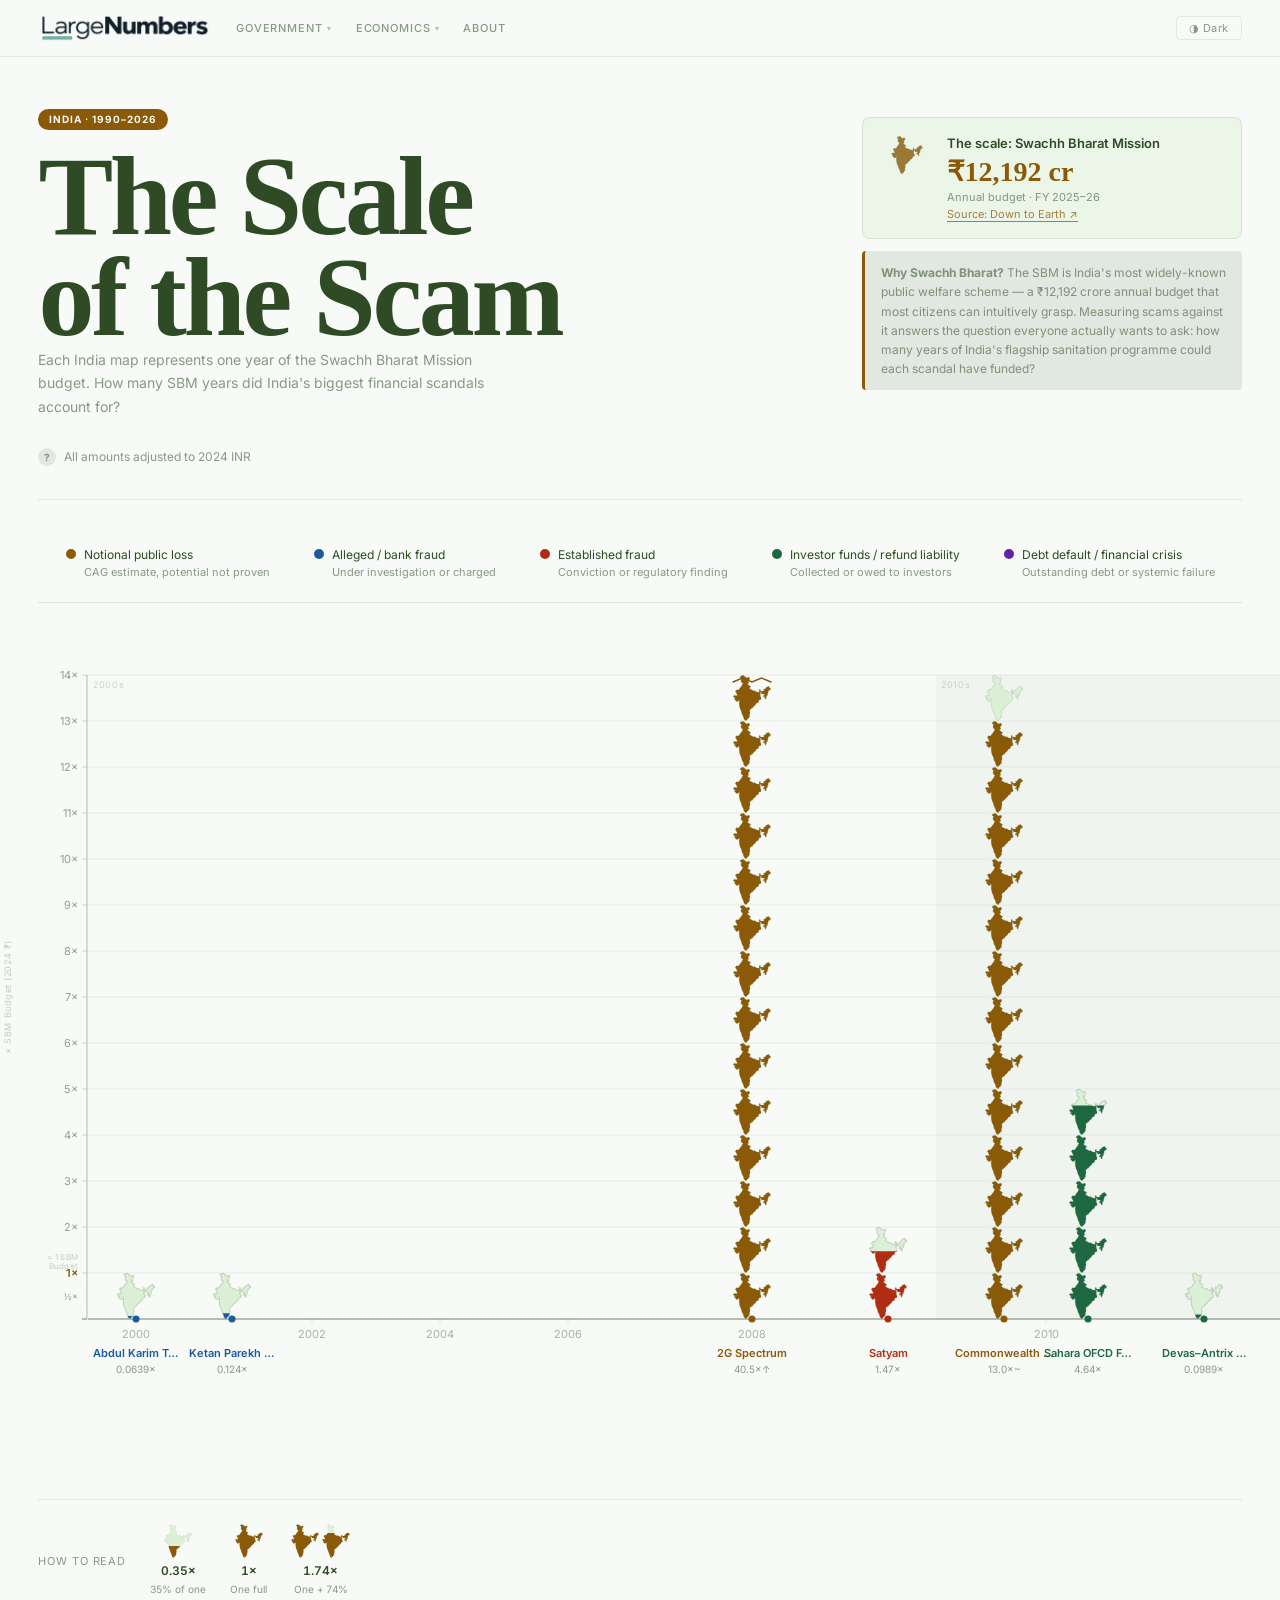
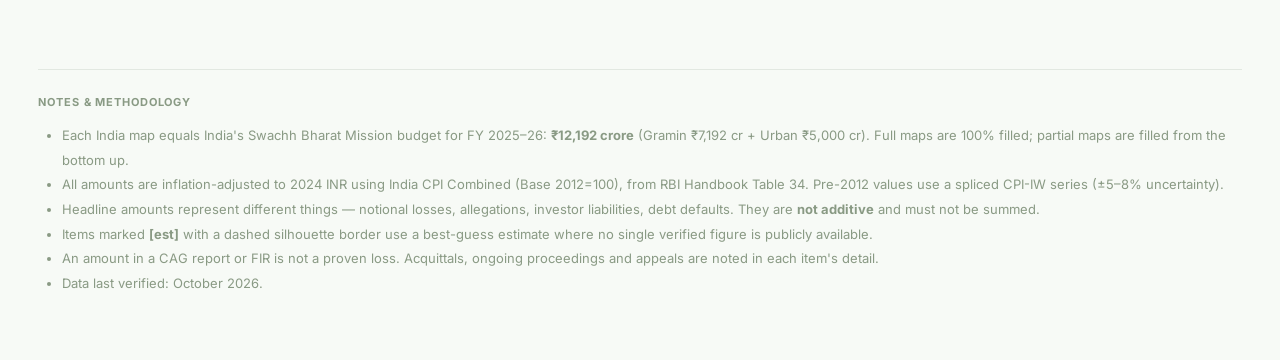
<file: scams.html>
<!DOCTYPE html>
<html lang="en">
<head>
<meta charset="UTF-8">
<meta name="viewport" content="width=device-width, initial-scale=1.0">
<title>The Scale of the Scam — largenumbers.in</title>
<script>try{var t=sessionStorage.getItem('ln-theme');if(t)document.documentElement.setAttribute('data-theme',t)}catch(e){}</script>
<link rel="preconnect" href="https://fonts.googleapis.com">
<link href="https://fonts.googleapis.com/css2?family=Inter:wght@400;500;600&display=swap" rel="stylesheet">
<style>
/* ── Light theme (default) — botanical green palette ── */
:root {
  --color-paper: #F7FAF6;
  --color-surface: #EBF5E8;
  --color-ink: #2F4B26;
  --color-ink-muted: rgba(47,75,38,0.55);
  --color-grid: rgba(47,75,38,0.1);
  --color-outline: rgba(47,75,38,0.25);
  --color-map-empty: #DCF0D8;
  --color-map-stroke: rgba(47,75,38,0.2);
  --color-ochre: #8A5A08;
  --color-blue: #1A5A9E;
  --color-red: #B02D12;
  --color-green: #1D6840;
  --color-violet: #6025A0;
  --color-focus: #3E885B;
  --font-display: Georgia, "Times New Roman", serif;
  --font-ui: Inter, "Helvetica Neue", Arial, sans-serif;
  --space-1:4px;--space-2:8px;--space-3:12px;--space-4:16px;
  --space-5:24px;--space-6:32px;--space-7:48px;--space-8:64px;
  --radius-sm:4px;--radius-md:8px;
  --border-thin:1px solid var(--color-grid);
  --page-gutter:clamp(16px,3vw,48px);
  /* chart SVG colours (read by JS via getComputedStyle) */
  --chart-axis: rgba(47,75,38,0.45);
  --chart-grid: rgba(47,75,38,0.09);
  --chart-decade: rgba(47,75,38,0.03);
  --chart-decade-label: rgba(47,75,38,0.2);
  --chart-year-label: rgba(47,75,38,0.4);
  --chart-ratio-label: rgba(47,75,38,0.55);
  --yaxis-spine: rgba(47,75,38,0.35);
  --yaxis-tick: rgba(47,75,38,0.2);
  --yaxis-label: rgba(47,75,38,0.5);
  --yaxis-sublabel: rgba(47,75,38,0.25);
}

/* ── Dark theme — prussian blue palette ── */
html[data-theme="dark"] {
  --color-paper: #020122;
  --color-surface: #0A0935;
  --color-ink: #F2F3AE;
  --color-ink-muted: rgba(242,243,174,0.5);
  --color-grid: rgba(242,243,174,0.1);
  --color-outline: rgba(242,243,174,0.22);
  --color-map-empty: #100E48;
  --color-map-stroke: rgba(242,243,174,0.18);
  --color-ochre: #EDD382;
  --color-blue: #FC9E4F;
  --color-red: #FF521B;
  --color-green: #6BCB8A;
  --color-violet: #B07AE0;
  --color-focus: #FC9E4F;
  --chart-axis: rgba(242,243,174,0.5);
  --chart-grid: rgba(242,243,174,0.1);
  --chart-decade: rgba(242,243,174,0.025);
  --chart-decade-label: rgba(242,243,174,0.2);
  --chart-year-label: rgba(242,243,174,0.35);
  --chart-ratio-label: rgba(242,243,174,0.45);
  --yaxis-spine: rgba(242,243,174,0.4);
  --yaxis-tick: rgba(242,243,174,0.2);
  --yaxis-label: rgba(242,243,174,0.4);
  --yaxis-sublabel: rgba(242,243,174,0.3);
}
*,*::before,*::after{box-sizing:border-box}
html{background:var(--color-paper);color:var(--color-ink);font-family:var(--font-ui)}
body{margin:0;font-size:16px;line-height:1.5}
.page{max-width:1440px;margin-inline:auto;padding:0 var(--page-gutter)}

.site-nav{
  position:sticky;top:0;z-index:100;
  background:var(--color-paper);border-bottom:var(--border-thin);
  padding:var(--space-3) var(--page-gutter);
  display:flex;align-items:center;gap:var(--space-5)
}
.site-nav .brand{display:inline-flex;align-items:center;text-decoration:none}
.brand-logo{height:32px;width:auto;display:block}
.brand-logo--dark{display:none}
html[data-theme="dark"] .brand-logo--light{display:none}
html[data-theme="dark"] .brand-logo--dark{display:block}
.site-nav a{color:var(--color-ink-muted);text-decoration:none;font-size:11px;text-transform:uppercase;letter-spacing:.08em;font-weight:500}
.site-nav a.active,.site-nav a:hover{color:var(--color-ink)}
.site-nav .spacer{flex:1}

/* Nav groups with hover dropdown */
.nav-group{position:relative;display:flex;align-items:center}
.nav-group-label{
  font-size:11px;text-transform:uppercase;letter-spacing:.08em;font-weight:500;
  color:var(--color-ink-muted);cursor:default;padding:4px 0;
  display:flex;align-items:center;gap:4px
}
.nav-group-label::after{content:'▾';font-size:8px;opacity:.6}
.nav-group:hover .nav-group-label{color:var(--color-ink)}
.nav-dropdown{
  display:none;position:absolute;top:100%;left:-12px;
  background:var(--color-paper);border:var(--border-thin);border-radius:var(--radius-md);
  padding:6px 0;min-width:140px;
  box-shadow:0 8px 24px rgba(0,0,0,.12);z-index:200
}
.nav-group::before{content:'';position:absolute;top:100%;left:0;right:0;height:12px}
.nav-group:hover .nav-dropdown,.nav-group.open .nav-dropdown{display:block}
.nav-dropdown a{
  display:block;padding:12px 18px;font-size:11px;text-transform:uppercase;
  letter-spacing:.08em;font-weight:500;color:var(--color-ink-muted);
  text-decoration:none;white-space:nowrap
}
.nav-dropdown a:hover,.nav-dropdown a.active{color:var(--color-ink);background:var(--color-grid)}
.nav-group:last-of-type .nav-dropdown,.nav-group:nth-last-of-type(2) .nav-dropdown{left:auto;right:0}
.theme-toggle{
  background:none;border:var(--border-thin);border-radius:var(--radius-sm);
  padding:4px 12px;cursor:pointer;font-size:11px;font-family:var(--font-ui);
  color:var(--color-ink-muted);letter-spacing:.04em;transition:color .15s,background .15s
}
.theme-toggle:hover{color:var(--color-ink);background:var(--color-grid)}

.viz-header{padding:var(--space-7) 0 var(--space-6);border-bottom:var(--border-thin);margin-bottom:var(--space-5)}
.viz-header-inner{display:flex;align-items:flex-start;gap:var(--space-6);flex-wrap:wrap}
.viz-header-left{flex:1 1 auto;min-width:0}
.viz-header-right{flex:0 0 380px;padding-top:var(--space-3)}

.eyebrow{
  display:inline-block;
  background:var(--color-ochre);color:var(--color-paper);
  font-size:10px;font-weight:700;letter-spacing:.1em;text-transform:uppercase;
  padding:3px 11px;border-radius:100px;margin:0 0 var(--space-4)
}
.viz-header h1{
  font-family:var(--font-display);
  font-size:clamp(56px,9vw,112px);
  font-weight:600;margin:0;letter-spacing:-.03em;line-height:.9;
  color:var(--color-ink)
}
.viz-header .subtitle{font-size:14px;color:var(--color-ink-muted);margin:0 0 var(--space-5);max-width:52ch;line-height:1.7}
.header-meta{display:flex;flex-wrap:wrap;align-items:center;gap:var(--space-4)}

.benchmark-block{
  display:flex;align-items:flex-start;gap:var(--space-3);
  background:var(--color-surface);border:var(--border-thin);border-radius:var(--radius-md);
  padding:var(--space-4);margin-bottom:var(--space-3)
}
.benchmark-logo-wrap{flex-shrink:0;width:56px;display:flex;align-items:center;justify-content:center;padding-top:2px}
.benchmark-name{font-size:13px;font-weight:600;color:var(--color-ink);margin-bottom:3px}
.benchmark-amount{font-family:var(--font-display);font-size:28px;font-weight:700;color:var(--color-ochre);font-variant-numeric:tabular-nums;line-height:1.1;margin-bottom:2px}
.benchmark-label{font-size:11px;color:var(--color-ink-muted);line-height:1.5}
.benchmark-label a{color:var(--color-ochre);text-decoration:none;border-bottom:1px solid currentColor;opacity:.75}
.benchmark-label a:hover{opacity:1}
.benchmark-why{font-size:12px;color:var(--color-ink-muted);line-height:1.6;padding:var(--space-3) var(--space-4);background:var(--color-grid);border-radius:var(--radius-sm);border-left:3px solid var(--color-ochre)}

.inflation-note{position:relative;display:inline-flex;align-items:center;gap:var(--space-2);font-size:12px;color:var(--color-ink-muted)}
.q-mark{
  width:18px;height:18px;border-radius:50%;
  background:var(--color-grid);color:var(--color-ink-muted);
  display:inline-flex;align-items:center;justify-content:center;
  font-size:10px;font-weight:700;cursor:help;flex-shrink:0;user-select:none
}
.inflation-tooltip{
  display:none;position:absolute;top:26px;left:0;z-index:50;
  background:var(--color-surface);border:var(--border-thin);border-radius:var(--radius-md);
  padding:var(--space-3) var(--space-4);font-size:12px;max-width:300px;line-height:1.6;
  box-shadow:0 8px 32px rgba(0,0,0,.5);color:var(--color-ink)
}
.inflation-note:hover .inflation-tooltip,
.inflation-note:focus-within .inflation-tooltip{display:block}

.legend{
  display:flex;flex-wrap:wrap;gap:var(--space-2) var(--space-5);
  justify-content:center;
  padding:var(--space-4) 0;margin-bottom:var(--space-4);border-bottom:var(--border-thin)
}
.legend-item{
  display:flex;align-items:flex-start;gap:var(--space-2);font-size:12px;
  cursor:pointer;border-radius:var(--radius-sm);padding:6px 10px;
  transition:background .15s,opacity .15s;user-select:none
}
.legend-item:hover{background:var(--color-grid)}
.legend-item--active{background:var(--color-grid)}
.legend-item--dimmed{opacity:.25}
.legend-swatch{width:10px;height:10px;border-radius:50%;flex-shrink:0;margin-top:3px}
.legend-text small{display:block;color:var(--color-ink-muted);font-size:11px}

.bm-map{fill:var(--color-ochre);stroke:var(--color-outline);stroke-width:5}

.chart-frame{
  display:flex;align-items:flex-start;
  margin:0 calc(-1 * var(--page-gutter));
}
.chart-yaxis{flex-shrink:0;display:block}
.chart-scroll-outer{
  overflow-x:auto;overflow-y:visible;
  flex:1;
  padding:0 var(--page-gutter) var(--space-4) 0;
  scrollbar-width:thin;scrollbar-color:var(--color-grid) transparent
}
.chart-scroll-outer::-webkit-scrollbar{height:4px}
.chart-scroll-outer::-webkit-scrollbar-thumb{background:var(--color-grid);border-radius:2px}

.scam-mark{cursor:pointer}
.scam-mark:focus{outline:none}

.detail-panel{
  margin-top:var(--space-5);background:var(--color-surface);
  border:var(--border-thin);border-radius:var(--radius-md);
  overflow:hidden;animation:slide-in .15s ease
}
.detail-panel[hidden]{display:none}
@keyframes slide-in{from{opacity:0;transform:translateY(4px)}to{opacity:1;transform:none}}

.detail-strip{height:5px;width:100%}
.detail-body{padding:var(--space-5)}

.detail-header{display:flex;justify-content:space-between;align-items:flex-start;gap:var(--space-4);margin-bottom:var(--space-4)}
.detail-name{font-family:var(--font-display);font-size:20px;font-weight:600;margin:0}
.detail-close{
  background:none;border:var(--border-thin);border-radius:var(--radius-sm);
  padding:4px 12px;cursor:pointer;font-size:12px;color:var(--color-ink-muted);white-space:nowrap;flex-shrink:0
}
.detail-close:hover{color:var(--color-ink)}

.detail-hero{
  display:flex;flex-direction:column;gap:var(--space-4);
  padding:var(--space-4) 0;margin-bottom:var(--space-4);
  border-top:var(--border-thin);border-bottom:var(--border-thin)
}
.detail-hero-top{display:flex;align-items:flex-start;gap:var(--space-6)}
.detail-ratio-block{flex-shrink:0}
.detail-ratio-number{
  font-family:var(--font-display);font-size:clamp(36px,5vw,52px);font-weight:600;
  line-height:1;margin-bottom:4px;font-variant-numeric:tabular-nums
}
.detail-ratio-label{font-size:13px;color:var(--color-ink-muted);line-height:1.4}
.detail-ratio-label strong{color:var(--color-ink)}
.detail-maps-preview{display:flex;gap:4px;align-items:flex-end;flex-wrap:wrap}

.detail-grid{display:flex;flex-wrap:wrap;gap:var(--space-3) var(--space-6);margin-bottom:var(--space-4)}
.detail-cell label{display:block;font-size:10px;text-transform:uppercase;letter-spacing:.08em;color:var(--color-ink-muted);margin-bottom:2px}
.detail-cell .val{font-weight:600;font-variant-numeric:tabular-nums;font-size:14px}

.detail-caveat{
  font-size:13px;color:var(--color-ink-muted);line-height:1.7;
  margin:0 0 var(--space-4);border-left:3px solid var(--color-grid);padding-left:var(--space-4)
}
.detail-source a{color:var(--color-ochre);font-size:13px;text-decoration:none}
.detail-source a:hover{text-decoration:underline}
.status-badge{
  display:inline-block;font-size:10px;padding:2px 8px;border-radius:100px;
  border:1px solid currentColor;text-transform:uppercase;letter-spacing:.05em
}
.est-note{font-size:11px;color:var(--color-ochre);font-style:italic}

.how-to-read{
  display:flex;align-items:flex-end;gap:var(--space-5);flex-wrap:wrap;
  padding:var(--space-5) 0;border-top:var(--border-thin);margin-top:var(--space-7)
}
.htr-label{font-size:11px;text-transform:uppercase;letter-spacing:.08em;color:var(--color-ink-muted);align-self:center;flex-shrink:0}
.htr-item{text-align:center;font-size:12px;font-weight:600;font-variant-numeric:tabular-nums}
.htr-item small{display:block;font-size:10px;color:var(--color-ink-muted);font-weight:400;margin-top:2px}

.methodology{margin-top:var(--space-7);border-top:var(--border-thin);padding:var(--space-5) 0 var(--space-8)}
.methodology h3{font-size:11px;text-transform:uppercase;letter-spacing:.08em;color:var(--color-ink-muted);margin:0 0 var(--space-3)}
.methodology ul{margin:0;padding-left:var(--space-5);color:var(--color-ink-muted);font-size:13px;line-height:1.9}

@media(prefers-reduced-motion:reduce){*,*::before,*::after{animation-duration:.01ms!important;transition-duration:.01ms!important}}
:focus-visible{outline:3px solid var(--color-focus);outline-offset:3px}
</style>
</head>
<body>

<nav class="site-nav">
  <span class="brand">
    <img src="css/image/largenumbers_light.png" class="brand-logo brand-logo--light" alt="largenumbers.in">
    <img src="css/image/largenumbers_dark.png" class="brand-logo brand-logo--dark" alt="largenumbers.in">
  </span>
  <div class="nav-group">
    <span class="nav-group-label">Government</span>
    <div class="nav-dropdown">
      <a href="scams.html" class="active">Scams</a>
      <a href="union-budget.html">Union Budget</a>
    </div>
  </div>
  <div class="nav-group">
    <span class="nav-group-label">Economics</span>
    <div class="nav-dropdown">
      <a href="fii-outflows.html">FPI Flows</a>
      <a href="gdp-index.html">GDP Index</a>
    </div>
  </div>
  <a href="about.html">About</a>
  <span class="spacer"></span>
  <button id="themeToggle" class="theme-toggle" aria-label="Switch colour theme">◑ Dark</button>
</nav>

<div class="page">

  <header class="viz-header">
    <div class="viz-header-inner">
      <div class="viz-header-left">
        <span class="eyebrow">India · 1990–2026</span>
        <h1>The Scale<br>of the Scam</h1>
        <p class="subtitle">Each India map represents one year of the Swachh Bharat Mission budget. How many SBM years did India's biggest financial scandals account for?</p>
        <span class="inflation-note" tabindex="0">
          <span class="q-mark" aria-label="Inflation adjustment explained">?</span>
          All amounts adjusted to 2024 INR
          <span class="inflation-tooltip" role="tooltip">
            <strong>Why adjust for inflation?</strong><br>
            ₹1,000 crore in 1992 had far more purchasing power than today.
            All figures are scaled to 2024 INR using India's Consumer Price Index
            (RBI Handbook, Table 34). Formula:
            <em>Adjusted&nbsp;= Original&nbsp;×&nbsp;(CPI<sub>2024</sub>&nbsp;÷&nbsp;CPI<sub>year</sub>)</em>.
            Pre-2012 values use a spliced CPI-IW series (±5–8% uncertainty).
          </span>
        </span>
      </div>
      <div class="viz-header-right">
        <div class="benchmark-block">
          <div class="benchmark-logo-wrap">
            <svg width="32" height="38" viewBox="0 0 200 240" aria-hidden="true" style="opacity:.8">
              <path class="bm-map" d="M68.9,238.0 L65.1,238.0 L57.9,230.2 L53.5,213.9 L47.2,203.0 L44.1,189.4 L37.2,175.1 L32.8,154.0 L34.0,152.6 L32.2,144.5 L34.0,139.0 L32.2,127.5 L29.3,135.3 L19.3,138.7 L6.4,123.4 L15.8,120.7 L9.9,120.3 L2.0,112.5 L2.9,109.5 L7.3,107.4 L22.7,107.8 L20.8,97.6 L17.7,96.2 L17.1,90.1 L13.3,87.4 L13.3,84.0 L19.9,76.8 L22.4,76.8 L23.0,78.9 L29.3,78.2 L49.1,52.7 L49.1,47.2 L54.1,43.8 L43.5,36.3 L42.2,24.8 L46.6,19.3 L37.2,11.9 L37.2,9.8 L45.7,2.7 L55.7,2.0 L70.2,15.6 L81.5,11.5 L88.1,15.9 L86.8,22.1 L79.3,31.6 L83.0,41.1 L78.3,44.2 L76.1,41.8 L78.0,50.6 L93.1,60.1 L88.7,64.9 L86.8,71.7 L105.3,82.3 L113.5,81.6 L124.2,88.4 L138.0,89.7 L138.3,77.2 L142.4,75.5 L145.5,85.0 L163.1,83.6 L160.6,75.5 L166.9,74.1 L179.5,61.2 L184.5,62.5 L187.6,59.1 L192.3,64.9 L191.1,67.6 L195.8,68.0 L198.0,70.4 L195.5,74.4 L196.7,78.5 L192.7,77.5 L184.8,84.6 L184.8,92.1 L182.3,95.5 L181.0,105.0 L179.5,107.4 L175.4,107.8 L176.0,114.6 L173.2,125.8 L170.4,124.8 L167.2,111.2 L163.8,117.6 L159.7,111.2 L160.3,107.8 L166.0,103.7 L166.3,99.3 L151.8,99.3 L149.3,92.5 L147.4,93.1 L144.9,90.4 L140.8,91.4 L140.2,94.2 L145.9,99.6 L140.2,104.4 L144.6,107.1 L143.3,111.2 L146.5,115.9 L147.7,126.8 L136.1,131.2 L133.9,140.4 L126.1,146.2 L123.6,145.5 L117.0,156.0 L104.4,167.6 L103.5,172.0 L97.2,173.4 L93.4,178.8 L89.3,179.2 L88.1,189.4 L89.9,196.9 L86.2,207.1 L86.2,220.7 L82.1,221.7 L79.9,228.8 L73.9,231.2 L73.0,234.9 L68.9,238.0 Z"/>
            </svg>
          </div>
          <div>
            <div class="benchmark-name">The scale: Swachh Bharat Mission</div>
            <div class="benchmark-amount">₹12,192 cr</div>
            <div class="benchmark-label">
              Annual budget · FY 2025–26<br>
              <a href="https://www.downtoearth.org.in/amp/story/rural-water-and-sanitation/union-budget-2025-jal-jeevan-mission-and-sanitation" target="_blank" rel="noopener">Source: Down to Earth ↗</a>
            </div>
          </div>
        </div>
        <p class="benchmark-why">
          <strong>Why Swachh Bharat?</strong> The SBM is India's most widely-known public welfare scheme — a ₹12,192 crore annual budget that most citizens can intuitively grasp. Measuring scams against it answers the question everyone actually wants to ask: how many years of India's flagship sanitation programme could each scandal have funded?
        </p>
      </div>
    </div>
  </header>

  <div class="legend" role="list" aria-label="Colour legend — click to filter">
    <div class="legend-item" role="listitem" data-filter="ochre" title="Click to filter"><span class="legend-swatch" style="background:var(--color-ochre)"></span><span class="legend-text">Notional public loss <small>CAG estimate, potential not proven</small></span></div>
    <div class="legend-item" role="listitem" data-filter="blue" title="Click to filter"><span class="legend-swatch" style="background:var(--color-blue)"></span><span class="legend-text">Alleged / bank fraud <small>Under investigation or charged</small></span></div>
    <div class="legend-item" role="listitem" data-filter="red" title="Click to filter"><span class="legend-swatch" style="background:var(--color-red)"></span><span class="legend-text">Established fraud <small>Conviction or regulatory finding</small></span></div>
    <div class="legend-item" role="listitem" data-filter="green" title="Click to filter"><span class="legend-swatch" style="background:var(--color-green)"></span><span class="legend-text">Investor funds / refund liability <small>Collected or owed to investors</small></span></div>
    <div class="legend-item" role="listitem" data-filter="violet" title="Click to filter"><span class="legend-swatch" style="background:var(--color-violet)"></span><span class="legend-text">Debt default / financial crisis <small>Outstanding debt or systemic failure</small></span></div>
  </div>

  <div class="chart-frame">
    <svg id="yaxis" class="chart-yaxis" aria-hidden="true"></svg>
    <div class="chart-scroll-outer" id="chartOuter" role="region" aria-label="Scrollable scam timeline">
      <svg id="chart" aria-label="Timeline of India's major financial scams, 1990–2026"><defs></defs></svg>
    </div>
  </div>

  <aside class="detail-panel" id="detailPanel" hidden aria-live="polite" aria-atomic="true">
    <div class="detail-strip" id="detailStrip"></div>
    <div class="detail-body">
      <div class="detail-header">
        <h2 class="detail-name" id="detailName"></h2>
        <button class="detail-close" id="detailClose" aria-label="Close detail">Close ✕</button>
      </div>
      <div class="detail-hero" id="detailHero"></div>
      <div class="detail-grid" id="detailGrid"></div>
      <p class="detail-caveat" id="detailCaveat"></p>
      <div class="detail-source" id="detailSource"></div>
    </div>
  </aside>

  <div class="how-to-read" id="howToRead" aria-label="How to read the India maps">
    <span class="htr-label">How to read</span>
  </div>

  <footer class="methodology">
    <h3>Notes &amp; methodology</h3>
    <ul>
      <li>Each India map equals India's Swachh Bharat Mission budget for FY 2025–26: <strong>₹12,192 crore</strong> (Gramin ₹7,192 cr + Urban ₹5,000 cr). Full maps are 100% filled; partial maps are filled from the bottom up.</li>
      <li>All amounts are inflation-adjusted to 2024 INR using India CPI Combined (Base 2012=100), from RBI Handbook Table 34. Pre-2012 values use a spliced CPI-IW series (±5–8% uncertainty).</li>
      <li>Headline amounts represent different things — notional losses, allegations, investor liabilities, debt defaults. They are <strong>not additive</strong> and must not be summed.</li>
      <li>Items marked <strong>[est]</strong> with a dashed silhouette border use a best-guess estimate where no single verified figure is publicly available.</li>
      <li>An amount in a CAG report or FIR is not a proven loss. Acquittals, ongoing proceedings and appeals are noted in each item's detail.</li>
      <li>Data last verified: October 2026.</li>
    </ul>
  </footer>

</div>

<script type="module">
const HEALTH_BUDGET = 12192;
const CPI_REF = 2024;

const INDIA_PATH = 'M68.9,238.0 L65.1,238.0 L57.9,230.2 L53.5,213.9 L47.2,203.0 L44.1,189.4 L37.2,175.1 L32.8,154.0 L34.0,152.6 L32.2,144.5 L34.0,139.0 L32.2,127.5 L29.3,135.3 L19.3,138.7 L6.4,123.4 L15.8,120.7 L9.9,120.3 L2.0,112.5 L2.9,109.5 L7.3,107.4 L22.7,107.8 L20.8,97.6 L17.7,96.2 L17.1,90.1 L13.3,87.4 L13.3,84.0 L19.9,76.8 L22.4,76.8 L23.0,78.9 L29.3,78.2 L49.1,52.7 L49.1,47.2 L54.1,43.8 L43.5,36.3 L42.2,24.8 L46.6,19.3 L37.2,11.9 L37.2,9.8 L45.7,2.7 L55.7,2.0 L70.2,15.6 L81.5,11.5 L88.1,15.9 L86.8,22.1 L79.3,31.6 L83.0,41.1 L78.3,44.2 L76.1,41.8 L78.0,50.6 L93.1,60.1 L88.7,64.9 L86.8,71.7 L105.3,82.3 L113.5,81.6 L124.2,88.4 L138.0,89.7 L138.3,77.2 L142.4,75.5 L145.5,85.0 L163.1,83.6 L160.6,75.5 L166.9,74.1 L179.5,61.2 L184.5,62.5 L187.6,59.1 L192.3,64.9 L191.1,67.6 L195.8,68.0 L198.0,70.4 L195.5,74.4 L196.7,78.5 L192.7,77.5 L184.8,84.6 L184.8,92.1 L182.3,95.5 L181.0,105.0 L179.5,107.4 L175.4,107.8 L176.0,114.6 L173.2,125.8 L170.4,124.8 L167.2,111.2 L163.8,117.6 L159.7,111.2 L160.3,107.8 L166.0,103.7 L166.3,99.3 L151.8,99.3 L149.3,92.5 L147.4,93.1 L144.9,90.4 L140.8,91.4 L140.2,94.2 L145.9,99.6 L140.2,104.4 L144.6,107.1 L143.3,111.2 L146.5,115.9 L147.7,126.8 L136.1,131.2 L133.9,140.4 L126.1,146.2 L123.6,145.5 L117.0,156.0 L104.4,167.6 L103.5,172.0 L97.2,173.4 L93.4,178.8 L89.3,179.2 L88.1,189.4 L89.9,196.9 L86.2,207.1 L86.2,220.7 L82.1,221.7 L79.9,228.8 L73.9,231.2 L73.0,234.9 L68.9,238.0 Z';
const INDIA_VW = 200, INDIA_VH = 240;

const SILO_W = 38;
const SILO_H = Math.round(SILO_W * INDIA_VH / INDIA_VW);

const MAX_MULT = 14;
const CHART_H = MAX_MULT * SILO_H;

const YAXIS_W = 88;
const PAD = { top: 56, right: 80, bottom: 110, left: 0 };
const YR0 = 1990, YR1 = 2028;
const SVG_H = PAD.top + CHART_H + PAD.bottom;

const NS = 'http://www.w3.org/2000/svg';

const TYPE_COLOR = {
  notional_loss:'ochre', unverified_aggregate_estimate:'ochre',
  filed_amount:'blue', alleged_bank_fraud:'blue', estimated_bank_fraud:'blue',
  identified_financing:'blue', reported_case_value:'blue', regulatory_violation:'blue',
  amount_defrauded:'red', embezzlement_estimate:'red',
  investor_funds_estimate:'green', proceeds_of_crime:'green',
  funds_collected_refund_liability:'green', refund_account_balance:'green',
  settlement_default:'green', funds_invested_and_diverted_allegation:'green',
  debt_default:'violet', public_land_and_allocation_irregularities:'violet',
};

// Theme colours — read from CSS custom properties, refreshed on theme switch
let THEME = {};

function refreshTheme(){
  const s = getComputedStyle(document.documentElement);
  const g = v => s.getPropertyValue(v).trim();
  THEME = {
    colors: { ochre: g('--color-ochre'), blue: g('--color-blue'), red: g('--color-red'), green: g('--color-green'), violet: g('--color-violet') },
    mapFill:          g('--color-map-empty'),
    mapStroke:        g('--color-map-stroke'),
    chartAxis:        g('--chart-axis'),
    chartGrid:        g('--chart-grid'),
    chartDecade:      g('--chart-decade'),
    chartDecadeLabel: g('--chart-decade-label'),
    chartYearLabel:   g('--chart-year-label'),
    chartRatioLabel:  g('--chart-ratio-label'),
    yaxisSpine:       g('--yaxis-spine'),
    yaxisTick:        g('--yaxis-tick'),
    yaxisLabel:       g('--yaxis-label'),
    yaxisSublabel:    g('--yaxis-sublabel'),
  };
}

let layout = null;
let scamsData = null, inflData = null;
let activeFilter = null;

const ESTIMATED = {
  cwg: { amount: 70000, note: 'Widely cited figure; CAG identified multiple irregularities but no single verified aggregate exists.' },
  'nse-colocation': { amount: 1000, note: 'Rough estimate. SEBI enforcement orders involved penalties and disgorgement; no single audited loss figure is established.' },
};

function getColor(item){ return THEME.colors[TYPE_COLOR[item.amount_type]] || THEME.colors.blue; }

function computeResult(item, cpi){
  let amount = item.amount_original, isEst = false;
  if(amount == null){
    const e = ESTIMATED[item.id];
    if(!e) return null;
    amount = e.amount; isEst = true;
  }
  const cpiY = cpi[String(item.year)];
  const cpiR = cpi[String(CPI_REF)];
  const adj = cpiY ? amount * (cpiR / cpiY) : amount;
  return { multiple: adj / HEALTH_BUDGET, adjusted: adj, isEst };
}

function yLinear(m){
  // bottom of stack always at PAD.top + CHART_H; top of stack rises linearly
  return PAD.top + CHART_H - m * SILO_H;
}

function xPos(yr){ return (yr - YR0) * YR_W; }

function svgE(tag, attrs, parent){
  const e = document.createElementNS(NS, tag);
  for(const [k,v] of Object.entries(attrs)) e.setAttribute(k, String(v));
  if(parent) parent.appendChild(e);
  return e;
}
function svgTxt(content, attrs, parent){
  const e = svgE('text', attrs, parent);
  e.textContent = content;
  return e;
}

function fmtCr(n){
  if(n >= 100000) return '₹' + (n/100000).toFixed(2) + ' lakh cr';
  return '₹' + Math.round(n).toLocaleString('en-IN') + ' cr';
}
function fmtMult(m){
  if(m >= 10) return m.toFixed(1) + '×';
  if(m >= 1)  return m.toFixed(2) + '×';
  if(m >= 0.1) return m.toFixed(3).replace(/\.?0+$/,'') + '×';
  return m.toFixed(4).replace(/\.?0+$/,'') + '×';
}

// Draw a single India silhouette at (tx, ty) in the given SVG parent
// fillFrac: 0–1, fraction filled from bottom up
// w/h: rendered pixel dimensions
function drawOneSilhouette(parent, clipId, fillFrac, color, isEst, w, h){
  const sx = w / INDIA_VW, sy = h / INDIA_VH;

  const bg = svgE('g', { transform:`scale(${sx},${sy})` }, parent);
  svgE('path', {
    d: INDIA_PATH, fill: THEME.mapFill, stroke: THEME.mapStroke,
    'stroke-width': 1 / Math.min(sx, sy),
    'stroke-dasharray': isEst ? '3 2' : 'none',
  }, bg);

  // Coloured fill, clipped from bottom up
  const defs = document.getElementById('chart').querySelector('defs');
  const cp = svgE('clipPath', { id: clipId }, defs);
  const clipY = INDIA_VH * (1 - Math.min(1, fillFrac));
  svgE('rect', { x:0, y: clipY, width: INDIA_VW, height: INDIA_VH }, cp);

  const fg = svgE('g', { transform:`scale(${sx},${sy})`, 'clip-path':`url(#${clipId})` }, parent);
  svgE('path', { d: INDIA_PATH, fill: color }, fg);
}

// Render stacked silhouettes for one item; returns group element
function renderItemMaps(svg, cx, multiple, color, isEst, itemId){
  const fullMaps = Math.floor(multiple);
  const partial  = multiple - fullMaps;
  const hasPartial = partial > 0.005;
  const totalMaps = fullMaps + (hasPartial ? 1 : 0) || 1;

  const stackBottom = PAD.top + CHART_H; // y of x-axis line

  const g = svgE('g', {
    class: 'scam-mark', 'data-id': itemId,
    role:'button', tabindex:0,
    'aria-label': `${itemId}, ${fmtMult(multiple)} of Swachh Bharat Mission budget. Click for details.`,
  }, svg);

  // Draw full maps from bottom up (index 0 = bottom)
  for(let i = 0; i < fullMaps; i++){
    const mapTopY = stackBottom - (i + 1) * SILO_H;
    const mapG = svgE('g', { transform:`translate(${cx - SILO_W/2},${mapTopY})` }, g);
    drawOneSilhouette(mapG, `c-${itemId}-${i}`, 1, color, false, SILO_W, SILO_H);
  }

  // Partial map on top (or the single map for m < 1)
  if(multiple > 0.005){
    const fill = fullMaps === 0 ? multiple : (hasPartial ? partial : 0);
    if(fill > 0.005 || fullMaps === 0){
      const mapTopY = stackBottom - (fullMaps + 1) * SILO_H;
      const mapG = svgE('g', { transform:`translate(${cx - SILO_W/2},${mapTopY})` }, g);
      const useEst = isEst;
      drawOneSilhouette(mapG, `c-${itemId}-p`, fill, color, useEst, SILO_W, SILO_H);
    }
  }

  return g;
}

function renderYAxis(){
  const ya = document.getElementById('yaxis');
  ya.setAttribute('width', YAXIS_W);
  ya.setAttribute('height', SVG_H);
  ya.setAttribute('viewBox', `0 0 ${YAXIS_W} ${SVG_H}`);
  svgE('rect',{x:0,y:0,width:YAXIS_W,height:SVG_H,fill:'var(--color-paper)'},ya);
  svgE('line',{x1:YAXIS_W-1,y1:PAD.top,x2:YAXIS_W-1,y2:PAD.top+CHART_H,stroke:THEME.yaxisSpine,'stroke-width':1},ya);
  for(let n = 0; n <= MAX_MULT; n++){
    const y = yLinear(n);
    svgE('line',{x1:YAXIS_W-6,y1:y,x2:YAXIS_W-1,y2:y,
      stroke:n===0?THEME.chartAxis:THEME.yaxisTick,
      'stroke-width':n===0?1.5:1},ya);
    if(n > 0){
      svgTxt(`${n}×`,{x:YAXIS_W-10,y:y+4,'text-anchor':'end','font-size':11,
        fill:n===1?THEME.colors.ochre:THEME.yaxisLabel,'font-family':'Inter,sans-serif',
        'font-variant-numeric':'tabular-nums','font-weight':n===1?600:400,
      },ya);
    }
    if(n===1){
      svgTxt('= 1 SBM',{x:YAXIS_W-10,y:y-13,'text-anchor':'end','font-size':8,fill:THEME.yaxisSublabel,
        'font-family':'Inter,sans-serif','letter-spacing':'0.03em'},ya);
      svgTxt('Budget',{x:YAXIS_W-10,y:y-4,'text-anchor':'end','font-size':8,fill:THEME.yaxisSublabel,
        'font-family':'Inter,sans-serif','letter-spacing':'0.03em'},ya);
    }
  }
  const y05 = yLinear(0.5);
  svgE('line',{x1:YAXIS_W-4,y1:y05,x2:YAXIS_W-1,y2:y05,stroke:THEME.yaxisTick,'stroke-width':0.5},ya);
  svgTxt('½×',{x:YAXIS_W-10,y:y05+4,'text-anchor':'end','font-size':9,fill:THEME.yaxisLabel,'font-family':'Inter,sans-serif'},ya);
  const yLblY = PAD.top + CHART_H/2;
  const yLbl = svgE('text',{x:11,y:yLblY,transform:`rotate(-90,11,${yLblY})`,
    'text-anchor':'middle','font-size':9,fill:THEME.yaxisSublabel,'font-family':'Inter,sans-serif','letter-spacing':'0.06em'},ya);
  yLbl.textContent = '× SBM Budget  (2024 ₹)';
}

// Compute per-year column widths based on scam density and magnitude
function buildLayout(byYear){
  const xLeft   = {};
  const xCenter = {};
  let cur = 0;
  for(let yr = YR0; yr <= YR1; yr++){
    const group = byYear[yr];
    let w;
    if(!group || group.length === 0){
      w = 64;
    } else {
      const n = group.length;
      const maxMult = Math.max(...group.map(d => d.multiple));
      w = 96 + (n - 1) * 96;
      if(maxMult > 30)      w += 80;
      else if(maxMult > 20) w += 56;
      else if(maxMult > 10) w += 28;
    }
    xLeft[yr]   = cur;
    xCenter[yr] = cur + w / 2;
    cur += w;
  }
  return { xLeft, xCenter, totalW: cur + PAD.right };
}

function renderChart(items, cpi){
  // Group items by year first — needed for buildLayout
  const byYear = {};
  const allData = [];
  for(const item of items){
    const r = computeResult(item, cpi);
    if(r === null) continue;
    if(!byYear[item.year]) byYear[item.year] = [];
    byYear[item.year].push({ item, ...r, color: getColor(item) });
  }

  layout = buildLayout(byYear);
  const SVG_W = layout.totalW;

  const svg = document.getElementById('chart');
  svg.setAttribute('width',  SVG_W);
  svg.setAttribute('height', SVG_H);
  svg.setAttribute('viewBox', `0 0 ${SVG_W} ${SVG_H}`);

  // Decade bands + labels
  for(let d = YR0; d < YR1; d += 10){
    const x1 = layout.xLeft[d];
    const x2 = layout.xLeft[Math.min(d+10, YR1)] ?? SVG_W - PAD.right;
    if(Math.floor(d/10) % 2 === 1)
      svgE('rect',{x:x1,y:PAD.top,width:x2-x1,height:CHART_H,fill:THEME.chartDecade},svg);
    svgTxt(`${d}s`,{x:x1+5,y:PAD.top+13,'font-size':9,fill:THEME.chartDecadeLabel,'font-family':'Inter,sans-serif','letter-spacing':'0.07em'},svg);
  }

  // Horizontal gridlines
  for(let n = 0; n <= MAX_MULT; n++){
    const y = yLinear(n);
    svgE('line',{x1:0,y1:y,x2:SVG_W-PAD.right,y2:y,
      stroke: n===0?THEME.chartAxis:THEME.chartGrid,
      'stroke-width': n===0?1.5:n===1?1.2:0.8,
    },svg);
  }
  svgE('line',{x1:0,y1:yLinear(0.5),x2:SVG_W-PAD.right,y2:yLinear(0.5),
    stroke:THEME.chartGrid,'stroke-width':0.5,'stroke-dasharray':'4 4'},svg);

  // X axis ticks + year labels (every 2 years)
  const axisY = PAD.top + CHART_H;
  for(let yr = YR0; yr <= YR1; yr += 2){
    const x = layout.xCenter[yr];
    svgE('line',{x1:x,y1:axisY,x2:x,y2:axisY+5,stroke:THEME.chartGrid,'stroke-width':1},svg);
    svgTxt(String(yr),{x,y:axisY+19,'text-anchor':'middle','font-size':11,fill:THEME.chartYearLabel,'font-family':'Inter,sans-serif'},svg);
  }

  // Compute jitter offsets and flatten
  const JITTER_STEP = 84; // wide enough for 13-char labels (~72px) not to touch
  for(const group of Object.values(byYear)){
    const n = group.length;
    const spread = (n - 1) * JITTER_STEP;
    group.forEach((d, i) => { d.xOff = n===1 ? 0 : -spread/2 + i*JITTER_STEP; });
    allData.push(...group);
  }

  // Greedy label-row assignment: sort by x, place in row 0 unless it would overlap
  const HALF_LABEL = 38;
  allData.forEach(d => { d.cx0 = layout.xCenter[d.item.year] + (d.xOff || 0); });
  const sorted = [...allData].sort((a,b) => a.cx0 - b.cx0);
  const rowRight = [undefined, undefined];
  sorted.forEach(d => {
    let row = 0;
    while(row < 2 && rowRight[row] !== undefined && rowRight[row] > d.cx0 - HALF_LABEL) row++;
    if(row >= 2) row = 1;
    d.labelRow = row;
    rowRight[row] = d.cx0 + HALF_LABEL;
  });

  const markById = {};

  for(const d of allData){
    const { item, multiple, adjusted, isEst, color, xOff, cx0, labelRow: dLabelRow } = d;
    const cx = cx0;
    const isTruncated = multiple > MAX_MULT;
    const drawMult = isTruncated ? MAX_MULT : multiple;

    // Dot at x-axis
    svgE('circle',{cx,cy:axisY,r:3.5,fill:color},svg);

    // Stem
    const stemTop = yLinear(drawMult) + Math.ceil(drawMult) * SILO_H + 6;
    if(stemTop < axisY - 4){
      svgE('line',{x1:cx,y1:axisY-4,x2:cx,y2:stemTop,
        stroke:color,'stroke-width':0.7,'stroke-dasharray':'2 2',opacity:0.35},svg);
    }

    // Silhouette stack
    const colorKey = TYPE_COLOR[item.amount_type] || 'blue';
    const g = renderItemMaps(svg, cx, drawMult, color, isEst, item.id);
    g.setAttribute('data-colorkey', colorKey);
    markById[item.id] = { item, multiple, adjusted, isEst, color };

    // Truncation zigzag at chart ceiling for over-scale items
    if(isTruncated){
      const zy = PAD.top + 3;
      const hw = SILO_W / 2;
      const zd = `M${cx-hw},${zy+4} l${hw/2},-4 l${hw/2},4 l${hw/2},-4 l${hw/2},4`;
      svgE('path',{d:zd,stroke:color,'stroke-width':1.5,fill:'none','stroke-linecap':'round'},svg);
    }

    // Labels BELOW the x-axis — stagger into 2 rows to avoid overlaps
    const labelRow = dLabelRow || 0;
    const nameY  = axisY + 38 + labelRow * 36;
    const ratioY = axisY + 54 + labelRow * 36;
    const shortName = item.name
      .replace(/ Scam| Fraud| Crisis| Case| Scandal| Securities| Accounting| Group| Cooperative| Housing| Society| Bank-Fraud| Investment/gi,'')
      .replace(/\s+/g,' ').trim();
    svgTxt(shortName.length > 14 ? shortName.slice(0,13)+'…' : shortName, {
      x:cx, y:nameY, 'text-anchor':'middle', 'font-size':11, fill:color,
      'font-family':'Inter,sans-serif', 'font-weight':600,
    }, svg);
    svgTxt(fmtMult(multiple) + (isTruncated ? '↑' : '') + (isEst ? '~' : ''), {
      x:cx, y:ratioY, 'text-anchor':'middle', 'font-size':10,
      fill:THEME.chartRatioLabel, 'font-family':'Inter,sans-serif',
      'font-variant-numeric':'tabular-nums',
    }, svg);

    g.addEventListener('click', () => openDetail(markById[item.id]));
    g.addEventListener('keydown', e => {
      if(e.key==='Enter'||e.key===' '){ e.preventDefault(); openDetail(markById[item.id]); }
    });
  }

  buildHowToRead();
}

function makeMiniMap(fillFrac, color, isEst, uid){
  const W = 28, H = Math.round(W * INDIA_VH / INDIA_VW);
  const svgEl = document.createElementNS(NS,'svg');
  svgEl.setAttribute('width', W); svgEl.setAttribute('height', H);
  svgEl.setAttribute('viewBox', `0 0 ${INDIA_VW} ${INDIA_VH}`);
  svgEl.setAttribute('aria-hidden','true');
  const defs = document.createElementNS(NS,'defs');
  const cp = document.createElementNS(NS,'clipPath');
  cp.setAttribute('id',`mm-${uid}`);
  const r = document.createElementNS(NS,'rect');
  r.setAttribute('x','0'); r.setAttribute('y', String(INDIA_VH*(1-Math.min(1,fillFrac))));
  r.setAttribute('width',INDIA_VW); r.setAttribute('height',INDIA_VH);
  cp.appendChild(r); defs.appendChild(cp); svgEl.appendChild(defs);
  const bg = document.createElementNS(NS,'path');
  bg.setAttribute('d',INDIA_PATH); bg.setAttribute('fill', THEME.mapFill);
  bg.setAttribute('stroke', THEME.mapStroke); bg.setAttribute('stroke-width','2.5');
  if(isEst) bg.setAttribute('stroke-dasharray','3 2');
  svgEl.appendChild(bg);
  const fg = document.createElementNS(NS,'path');
  fg.setAttribute('d',INDIA_PATH); fg.setAttribute('fill',color);
  fg.setAttribute('clip-path',`url(#mm-${uid})`);
  svgEl.appendChild(fg);
  return svgEl;
}

function openDetail({ item, multiple, adjusted, isEst, color }){
  const panel = document.getElementById('detailPanel');
  panel.hidden = false;

  document.getElementById('detailStrip').style.background = color;
  document.getElementById('detailName').textContent = item.name;

  // Hero: big ratio + mini map previews
  const hero = document.getElementById('detailHero');
  hero.innerHTML = '';

  // Big number + mini maps in a top row
  const heroTop = document.createElement('div');
  heroTop.className = 'detail-hero-top';

  const ratioBlock = document.createElement('div');
  ratioBlock.className = 'detail-ratio-block';
  ratioBlock.innerHTML =
    `<div class="detail-ratio-number" style="color:${color}">${fmtMult(multiple)}</div>` +
    `<div class="detail-ratio-label">` +
      `<strong>the Swachh Bharat Mission budget</strong><br>` +
      `FY 2025–26 · ₹12,192 cr` +
      (isEst ? `<br><span class="est-note">⚠ estimated figure — no single verified amount</span>` : '') +
    `</div>`;
  heroTop.appendChild(ratioBlock);
  hero.appendChild(heroTop);

  // All mini maps in a wrap row below
  const mapsDiv = document.createElement('div');
  mapsDiv.className = 'detail-maps-preview';
  const fullMaps = Math.floor(multiple);
  const partial  = multiple - fullMaps;
  for(let i = 0; i < fullMaps; i++){
    mapsDiv.appendChild(makeMiniMap(1, color, false, `d-full-${item.id}-${i}`));
  }
  if(partial > 0.005 || fullMaps === 0){
    mapsDiv.appendChild(makeMiniMap(fullMaps===0 ? multiple : partial, color, isEst, `d-part-${item.id}`));
  }
  hero.appendChild(mapsDiv);

  // Detail grid
  let grid = '';
  grid += `<div class="detail-cell"><label>2024-Adjusted</label><div class="val">${fmtCr(adjusted)}</div></div>`;
  if(item.amount_original != null)
    grid += `<div class="detail-cell"><label>Original (${item.year})</label><div class="val">${fmtCr(item.amount_original)}</div></div>`;
  grid += `<div class="detail-cell"><label>What this measures</label><div class="val" style="font-size:12px;font-weight:400;color:${color};max-width:28ch">${item.amount_label}</div></div>`;
  grid += `<div class="detail-cell"><label>Status</label><span class="status-badge" style="color:${color}">${item.status.replace(/_/g,' ')}</span></div>`;
  if(item.accused)
    grid += `<div class="detail-cell"><label>Accused</label><div class="val" style="font-size:12px;font-weight:400;max-width:34ch">${item.accused}</div></div>`;
  document.getElementById('detailGrid').innerHTML = grid;

  document.getElementById('detailCaveat').textContent = item.amount_caveat;
  document.getElementById('detailSource').innerHTML =
    `<a href="${item.source_url}" target="_blank" rel="noopener">${item.source_label} ↗</a>`;

  panel.scrollIntoView({ behavior:'smooth', block:'nearest' });
}

document.getElementById('detailClose').addEventListener('click', () => {
  document.getElementById('detailPanel').hidden = true;
});

function buildHowToRead(){
  const container = document.getElementById('howToRead');
  container.querySelectorAll('.htr-item').forEach(el => el.remove());
  const examples = [
    {m:0.35,label:'35% of one'},
    {m:1,   label:'One full'},
    {m:1.74,label:'One + 74%'},
  ];
  for(const {m, label} of examples){
    const wrap = document.createElement('div');
    wrap.className = 'htr-item';
    const row = document.createElement('div');
    row.style.cssText = 'display:flex;gap:3px;align-items:flex-end;justify-content:center;margin-bottom:4px';
    const full = Math.floor(m), partial = m - full;
    for(let i = 0; i < full; i++){
      row.appendChild(makeMiniMap(1, THEME.colors.ochre, false,`htr-f-${m}-${i}`));
    }
    if(partial > 0.005 || full === 0)
      row.appendChild(makeMiniMap(full===0?m:partial, THEME.colors.ochre, false,`htr-p-${m}`));
    wrap.appendChild(row);
    wrap.innerHTML += `${m}×<small>${label}</small>`;
    container.appendChild(wrap);
  }
}

function applyFilter(){
  document.querySelectorAll('.scam-mark').forEach(g => {
    const key = g.getAttribute('data-colorkey');
    const show = !activeFilter || key === activeFilter;
    g.style.opacity = show ? '' : '0.07';
  });
  document.querySelectorAll('.legend-item[data-filter]').forEach(el => {
    const key = el.getAttribute('data-filter');
    el.classList.toggle('legend-item--active',  key === activeFilter);
    el.classList.toggle('legend-item--dimmed', !!activeFilter && key !== activeFilter);
  });
}

function rerenderChart(){
  const chartSvg = document.getElementById('chart');
  chartSvg.innerHTML = '<defs></defs>';
  const ya = document.getElementById('yaxis');
  ya.innerHTML = '';
  renderYAxis();
  renderChart(scamsData.items, inflData.cpi);
  const chartOuter = document.getElementById('chartOuter');
  if(layout) chartOuter.scrollLeft = layout.xLeft[2000];
  applyFilter();
}

async function init(){
  [scamsData, inflData] = await Promise.all([
    fetch('data/scam_items.json').then(r=>r.json()),
    fetch('data/references/inflation_inr.json').then(r=>r.json()),
  ]);
  refreshTheme();
  renderYAxis();
  renderChart(scamsData.items, inflData.cpi);
  const chartOuter = document.getElementById('chartOuter');
  if(layout) chartOuter.scrollLeft = layout.xLeft[2000];

  // Theme toggle
  const toggleBtn = document.getElementById('themeToggle');
  toggleBtn.textContent = document.documentElement.getAttribute('data-theme') === 'dark' ? '◑ Light' : '◑ Dark';
  toggleBtn.addEventListener('click', () => {
    const isDark = document.documentElement.getAttribute('data-theme') === 'dark';
    const next = isDark ? 'light' : 'dark';
    document.documentElement.setAttribute('data-theme', next);
    toggleBtn.textContent = next === 'dark' ? '◑ Light' : '◑ Dark';
    try { sessionStorage.setItem('ln-theme', next); } catch(e) {}
    refreshTheme();
    rerenderChart();
  });

  // Legend filter
  document.querySelectorAll('.legend-item[data-filter]').forEach(el => {
    el.addEventListener('click', () => {
      const key = el.getAttribute('data-filter');
      activeFilter = activeFilter === key ? null : key;
      applyFilter();
    });
  });
}

init();
</script>
<!-- Nav: tap-to-open for mobile -->
<script>
document.querySelectorAll('.nav-group-label').forEach(function(label){
  label.addEventListener('click',function(e){
    var g=label.closest('.nav-group'),open=g.classList.contains('open');
    document.querySelectorAll('.nav-group.open').forEach(function(x){x.classList.remove('open')});
    if(!open)g.classList.add('open');
    e.stopPropagation();
  });
});
document.addEventListener('click',function(){
  document.querySelectorAll('.nav-group.open').forEach(function(x){x.classList.remove('open')});
});
</script>
<!-- Cloudflare Web Analytics -->
<script type="module" src="https://static.cloudflareinsights.com/beacon.min.js" data-cf-beacon='{"token": "a9a8392d370348f2af5412688bcc406e"}'></script>
</body>
</html>
</file>
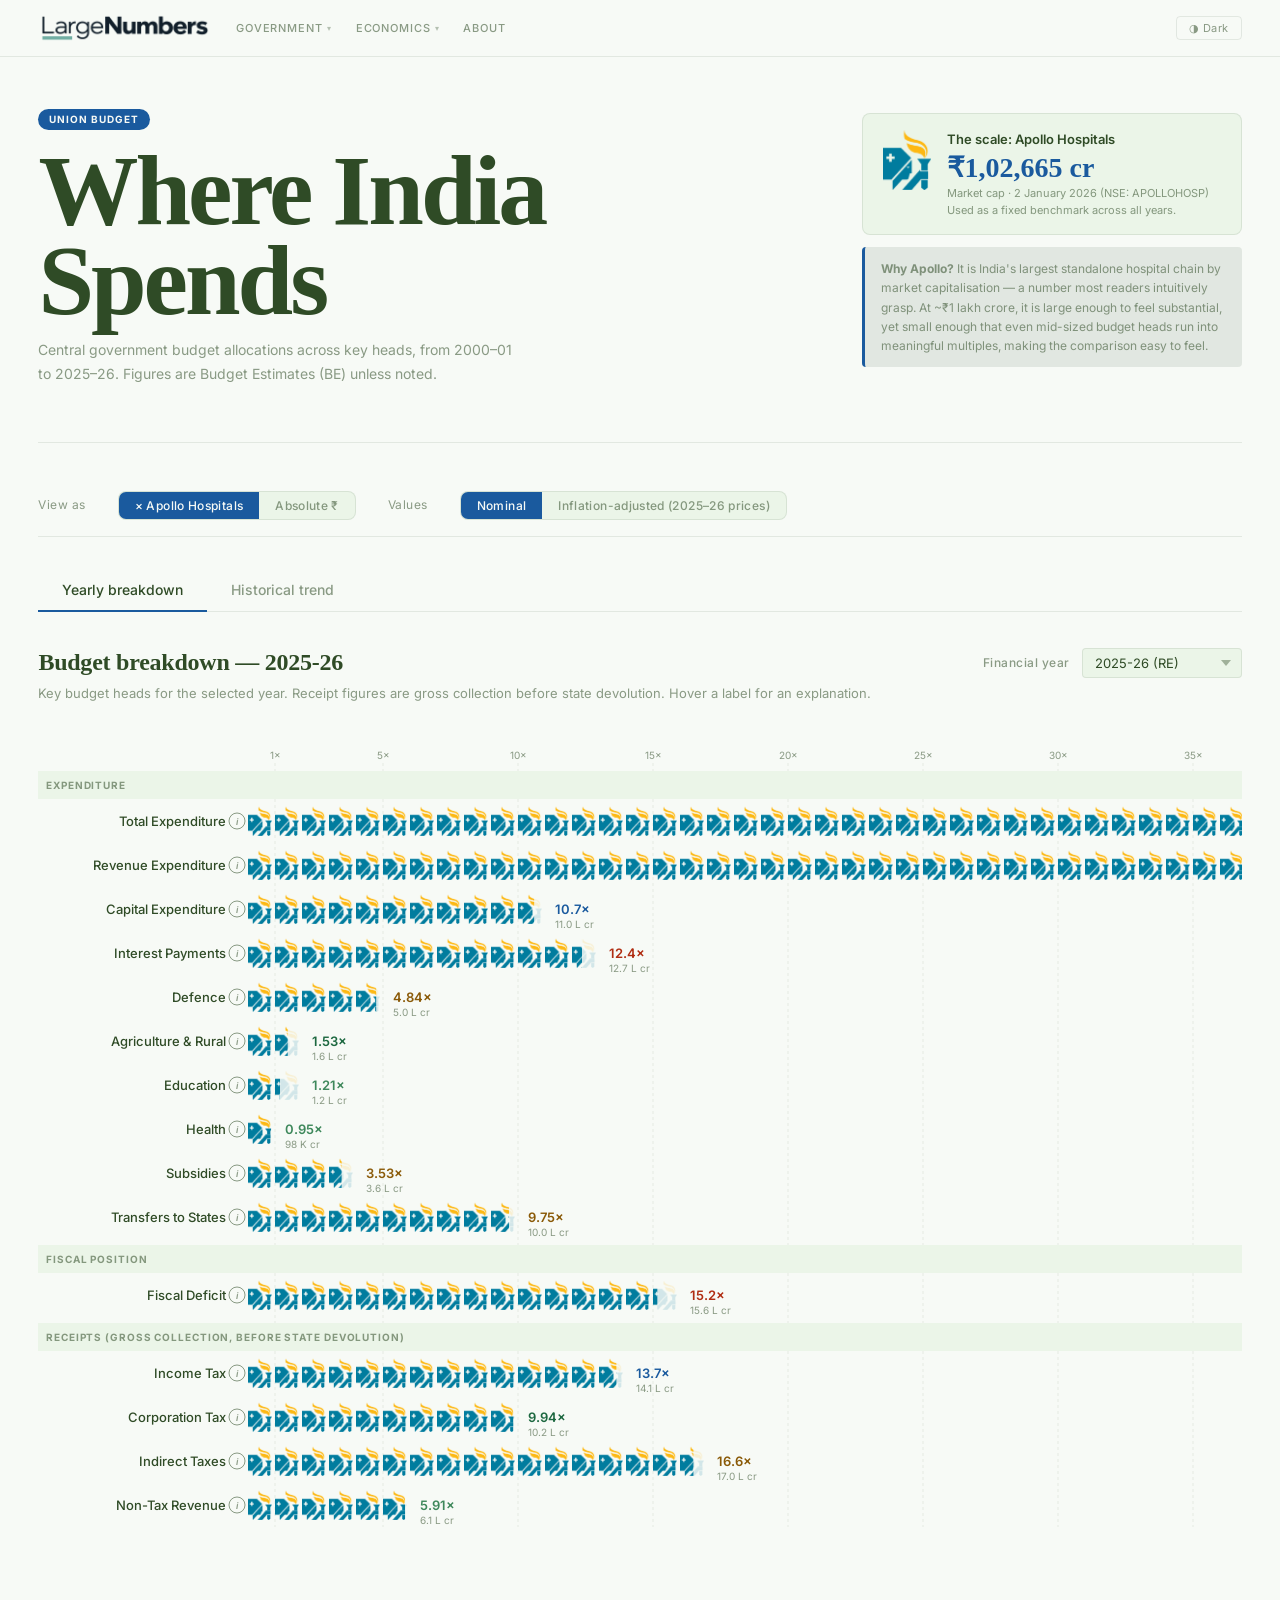
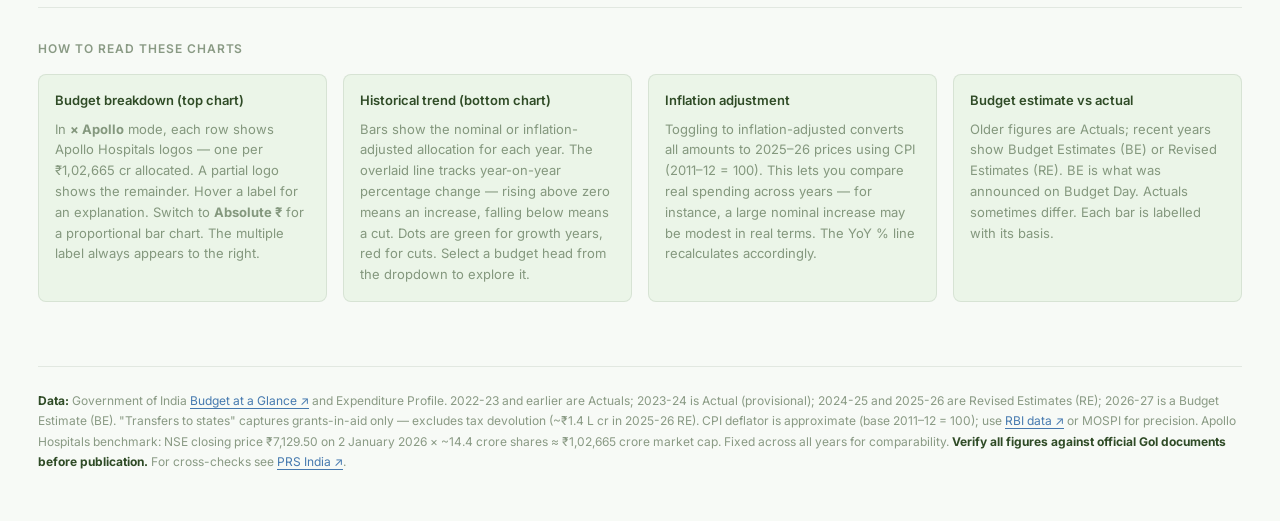
<file: union-budget.html>
<!DOCTYPE html>
<html lang="en">
<head>
<meta charset="UTF-8">
<meta name="viewport" content="width=device-width, initial-scale=1.0">
<title>Union Budget — largenumbers.in</title>
<script>try{var t=sessionStorage.getItem('ln-theme');if(t)document.documentElement.setAttribute('data-theme',t)}catch(e){}</script>
<link rel="preconnect" href="https://fonts.googleapis.com">
<link href="https://fonts.googleapis.com/css2?family=Inter:wght@400;500;600&display=swap" rel="stylesheet">
<style>
/* ── Light theme (default) — botanical green palette ── */
:root {
  --color-paper: #F7FAF6;
  --color-surface: #EBF5E8;
  --color-ink: #2F4B26;
  --color-ink-muted: rgba(47,75,38,0.55);
  --color-grid: rgba(47,75,38,0.1);
  --color-outline: rgba(47,75,38,0.25);
  --color-map-empty: #DCF0D8;
  --color-map-stroke: rgba(47,75,38,0.2);
  --color-ochre: #8A5A08;
  --color-blue: #1A5A9E;
  --color-red: #B02D12;
  --color-green: #1D6840;
  --color-violet: #6025A0;
  --color-focus: #3E885B;
  --font-display: Georgia, "Times New Roman", serif;
  --font-ui: Inter, "Helvetica Neue", Arial, sans-serif;
  --space-1:4px;--space-2:8px;--space-3:12px;--space-4:16px;
  --space-5:24px;--space-6:32px;--space-7:48px;--space-8:64px;
  --radius-sm:4px;--radius-md:8px;
  --border-thin:1px solid var(--color-grid);
  --page-gutter:clamp(16px,3vw,48px);
  --chart-axis: rgba(47,75,38,0.45);
  --chart-grid: rgba(47,75,38,0.09);
}
html[data-theme="dark"] {
  --color-paper: #020122;
  --color-surface: #0A0935;
  --color-ink: #F2F3AE;
  --color-ink-muted: rgba(242,243,174,0.5);
  --color-grid: rgba(242,243,174,0.1);
  --color-outline: rgba(242,243,174,0.22);
  --color-map-empty: #100E48;
  --color-map-stroke: rgba(242,243,174,0.18);
  --color-ochre: #EDD382;
  --color-blue: #FC9E4F;
  --color-red: #FF521B;
  --color-green: #6BCB8A;
  --color-violet: #B07AE0;
  --color-focus: #FC9E4F;
  --chart-axis: rgba(242,243,174,0.5);
  --chart-grid: rgba(242,243,174,0.1);
}
*,*::before,*::after{box-sizing:border-box}
html{background:var(--color-paper);color:var(--color-ink);font-family:var(--font-ui)}
body{margin:0;font-size:16px;line-height:1.5}
.page{max-width:1440px;margin-inline:auto;padding:0 var(--page-gutter)}

/* ── Nav ── */
.site-nav{
  position:sticky;top:0;z-index:100;
  background:var(--color-paper);border-bottom:var(--border-thin);
  padding:var(--space-3) var(--page-gutter);
  display:flex;align-items:center;gap:var(--space-5)
}
.site-nav .brand{display:inline-flex;align-items:center;text-decoration:none}
.brand-logo{height:32px;width:auto;display:block}
.brand-logo--dark{display:none}
html[data-theme="dark"] .brand-logo--light{display:none}
html[data-theme="dark"] .brand-logo--dark{display:block}
.site-nav a{color:var(--color-ink-muted);text-decoration:none;font-size:11px;text-transform:uppercase;letter-spacing:.08em;font-weight:500}
.site-nav a.active,.site-nav a:hover{color:var(--color-ink)}
.site-nav .spacer{flex:1}
.nav-group{position:relative;display:flex;align-items:center}
.nav-group-label{font-size:11px;text-transform:uppercase;letter-spacing:.08em;font-weight:500;color:var(--color-ink-muted);cursor:default;padding:4px 0;display:flex;align-items:center;gap:4px}
.nav-group-label::after{content:'▾';font-size:8px;opacity:.6}
.nav-group:hover .nav-group-label{color:var(--color-ink)}
.nav-dropdown{display:none;position:absolute;top:100%;left:-12px;background:var(--color-paper);border:var(--border-thin);border-radius:var(--radius-md);padding:6px 0;min-width:140px;box-shadow:0 8px 24px rgba(0,0,0,.12);z-index:200}
.nav-group::before{content:'';position:absolute;top:100%;left:0;right:0;height:12px}
.nav-group:hover .nav-dropdown,.nav-group.open .nav-dropdown{display:block}
.nav-dropdown a{display:block;padding:12px 18px;font-size:11px;text-transform:uppercase;letter-spacing:.08em;font-weight:500;color:var(--color-ink-muted);text-decoration:none;white-space:nowrap}
.nav-dropdown a:hover,.nav-dropdown a.active{color:var(--color-ink);background:var(--color-grid)}
/* Keep dropdowns inside viewport */
.nav-group:last-of-type .nav-dropdown,.nav-group:nth-last-of-type(2) .nav-dropdown{left:auto;right:0}
.theme-toggle{background:none;border:var(--border-thin);border-radius:var(--radius-sm);padding:4px 12px;cursor:pointer;font-size:11px;font-family:var(--font-ui);color:var(--color-ink-muted);letter-spacing:.04em;transition:color .15s,background .15s}
.theme-toggle:hover{color:var(--color-ink);background:var(--color-grid)}

/* ── Header ── */
.viz-header{padding:var(--space-7) 0 var(--space-6);border-bottom:var(--border-thin);margin-bottom:var(--space-6)}
.viz-header-inner{display:flex;align-items:flex-start;gap:var(--space-6);flex-wrap:wrap}
.viz-header-left{flex:1 1 auto;min-width:0}
.viz-header-right{flex:0 0 380px;padding-top:var(--space-2)}
.eyebrow{display:inline-block;background:var(--color-blue);color:var(--color-paper);font-size:10px;font-weight:700;letter-spacing:.1em;text-transform:uppercase;padding:3px 11px;border-radius:100px;margin:0 0 var(--space-4)}
.viz-header h1{font-family:var(--font-display);font-size:clamp(52px,8vw,100px);font-weight:600;margin:0 0 var(--space-3);letter-spacing:-.03em;line-height:.9;color:var(--color-ink)}
.viz-header .subtitle{font-size:14px;color:var(--color-ink-muted);margin:0 0 var(--space-5);max-width:54ch;line-height:1.7}
.benchmark-block{display:flex;align-items:flex-start;gap:var(--space-3);background:var(--color-surface);border:var(--border-thin);border-radius:var(--radius-md);padding:var(--space-4);margin-bottom:var(--space-3)}
.benchmark-logo-wrap{flex-shrink:0;width:56px;display:flex;align-items:center;justify-content:center}
.benchmark-logo{width:48px;height:auto;border-radius:var(--radius-sm);object-fit:contain}
.benchmark-amount{font-family:var(--font-display);font-size:28px;font-weight:700;color:var(--color-blue);font-variant-numeric:tabular-nums;line-height:1.1;margin-bottom:2px}
.benchmark-name{font-size:13px;font-weight:600;color:var(--color-ink);margin-bottom:3px}
.benchmark-label{font-size:11px;color:var(--color-ink-muted);line-height:1.5}
.benchmark-why{font-size:12px;color:var(--color-ink-muted);line-height:1.6;padding:var(--space-3) var(--space-4);background:var(--color-grid);border-radius:var(--radius-sm);border-left:3px solid var(--color-blue)}

/* ── Controls ── */
.controls-bar{
  display:flex;align-items:center;flex-wrap:wrap;gap:var(--space-4) var(--space-6);
  padding:var(--space-4) 0;margin-bottom:var(--space-6);
  border-bottom:var(--border-thin)
}
.controls-label{font-size:12px;color:var(--color-ink-muted);letter-spacing:.04em}
.toggle-pill{display:inline-flex;border:var(--border-thin);border-radius:var(--radius-md);overflow:hidden;background:var(--color-surface)}
.toggle-opt{border:none;background:none;cursor:pointer;padding:6px 16px;font-size:12px;font-family:var(--font-ui);color:var(--color-ink-muted);font-weight:500;letter-spacing:.03em;transition:background .15s,color .15s}
.toggle-opt.active{background:var(--color-blue);color:var(--color-paper)}
.toggle-opt:not(.active):hover{background:var(--color-grid);color:var(--color-ink)}

/* ── Chart Sections ── */
.chart-section{margin-bottom:var(--space-8)}
.section-header{display:flex;align-items:flex-start;justify-content:space-between;flex-wrap:wrap;gap:var(--space-4);margin-bottom:var(--space-5)}
.section-title-group{flex:1 1 auto}
.section-title{font-family:var(--font-display);font-size:24px;font-weight:600;margin:0 0 4px;letter-spacing:-.01em;color:var(--color-ink)}
.section-subtitle{font-size:13px;color:var(--color-ink-muted);margin:0}
.section-controls{display:flex;align-items:center;gap:var(--space-3);flex-wrap:wrap;padding-top:4px}
.ctrl-label{font-size:12px;color:var(--color-ink-muted);letter-spacing:.04em;font-weight:500;white-space:nowrap}
.ctrl-select{
  appearance:none;background:var(--color-surface);border:var(--border-thin);
  border-radius:var(--radius-sm);padding:6px 32px 6px 12px;
  font-size:13px;font-family:var(--font-ui);color:var(--color-ink);cursor:pointer;
  background-image:url("data:image/svg+xml,%3Csvg xmlns='http://www.w3.org/2000/svg' width='10' height='6'%3E%3Cpath d='M0 0l5 6 5-6z' fill='%232F4B26' opacity='.4'/%3E%3C/svg%3E");
  background-repeat:no-repeat;background-position:right 10px center;
  min-width:160px
}
html[data-theme="dark"] .ctrl-select{
  background-image:url("data:image/svg+xml,%3Csvg xmlns='http://www.w3.org/2000/svg' width='10' height='6'%3E%3Cpath d='M0 0l5 6 5-6z' fill='%23F2F3AE' opacity='.4'/%3E%3C/svg%3E")
}
.ctrl-select:focus{outline:2px solid var(--color-focus);outline-offset:1px}
.chart-wrap{overflow-x:auto;overflow-y:visible;scrollbar-width:thin;scrollbar-color:var(--color-grid) transparent}
.chart-wrap::-webkit-scrollbar{height:4px}
.chart-wrap::-webkit-scrollbar-thumb{background:var(--color-grid);border-radius:2px}
.chart-svg{display:block;overflow:visible}

/* ── Tooltip ── */
.head-tooltip{
  display:none;position:fixed;z-index:500;
  background:var(--color-surface);border:var(--border-thin);
  border-radius:var(--radius-md);padding:var(--space-3) var(--space-4);
  font-size:13px;max-width:280px;line-height:1.6;
  box-shadow:0 8px 32px rgba(0,0,0,.2);color:var(--color-ink);pointer-events:none
}
.head-tooltip strong{display:block;margin-bottom:4px;font-size:12px;text-transform:uppercase;letter-spacing:.06em;color:var(--color-ink-muted)}
.basis-note{font-size:11px;color:var(--color-ink-muted);margin:6px 0 0;padding:6px 10px;background:var(--color-grid);border-radius:var(--radius-sm);line-height:1.6}
.basis-note strong{color:var(--color-ink);font-weight:600}
.bar-tooltip{
  display:none;position:fixed;z-index:500;
  background:var(--color-surface);border:var(--border-thin);
  border-radius:var(--radius-md);padding:6px 10px;
  font-size:12px;line-height:1.6;max-width:180px;
  box-shadow:0 4px 16px rgba(0,0,0,.18);color:var(--color-ink);pointer-events:none
}
.bar-tooltip strong{font-size:13px;font-weight:700}
.tt2-basis{font-size:10px;color:var(--color-ink-muted);margin-left:4px}

/* ── YoY badge ── */
.yoy-up{fill:var(--color-green)}
.yoy-down{fill:var(--color-red)}

/* ── How to read ── */
.htr-section{margin-bottom:var(--space-8);padding-top:var(--space-6);border-top:var(--border-thin)}
.htr-title{font-size:12px;text-transform:uppercase;letter-spacing:.08em;font-weight:600;color:var(--color-ink-muted);margin:0 0 var(--space-4)}
.htr-grid{display:grid;grid-template-columns:repeat(auto-fit,minmax(220px,1fr));gap:var(--space-4)}
.htr-card{background:var(--color-surface);border:var(--border-thin);border-radius:var(--radius-md);padding:var(--space-4) var(--space-4)}
.htr-card h4{margin:0 0 var(--space-2);font-size:13px;font-weight:600;color:var(--color-ink)}
.htr-card p{margin:0;font-size:13px;color:var(--color-ink-muted);line-height:1.6}

/* ── Chart tabs ── */
.chart-tabs{display:flex;gap:0;border-bottom:var(--border-thin);margin-bottom:var(--space-6)}
.chart-tab{
  border:none;background:none;cursor:pointer;
  padding:var(--space-3) var(--space-5);
  font-size:14px;font-family:var(--font-ui);font-weight:500;
  color:var(--color-ink-muted);
  border-bottom:2px solid transparent;margin-bottom:-1px;
  transition:color .15s,border-color .15s
}
.chart-tab:hover{color:var(--color-ink)}
.chart-tab.active{color:var(--color-ink);border-bottom-color:var(--color-blue)}
.chart-panel{display:none}
.chart-panel.active{display:block}

/* ── Data note ── */
.data-note{font-size:12px;color:var(--color-ink-muted);line-height:1.7;padding:var(--space-5) 0 var(--space-7);border-top:var(--border-thin);margin-top:var(--space-6)}
.data-note strong{color:var(--color-ink)}
.data-note-link{color:var(--color-blue);text-decoration:none;border-bottom:1px solid currentColor;opacity:.8}
.data-note-link:hover{opacity:1}
</style>
</head>
<body>

<nav class="site-nav">
  <span class="brand">
    <img src="css/image/largenumbers_light.png" class="brand-logo brand-logo--light" alt="largenumbers.in">
    <img src="css/image/largenumbers_dark.png" class="brand-logo brand-logo--dark" alt="largenumbers.in">
  </span>
  <div class="nav-group">
    <span class="nav-group-label">Government</span>
    <div class="nav-dropdown">
      <a href="scams.html">Scams</a>
      <a href="union-budget.html" class="active">Union Budget</a>
    </div>
  </div>
  <div class="nav-group">
    <span class="nav-group-label">Economics</span>
    <div class="nav-dropdown">
      <a href="fii-outflows.html">FPI Flows</a>
      <a href="gdp-index.html">GDP Index</a>
    </div>
  </div>
  <a href="about.html">About</a>
  <span class="spacer"></span>
  <button id="themeToggle" class="theme-toggle" aria-label="Switch colour theme">◑ Dark</button>
</nav>

<div class="page">

  <header class="viz-header">
    <div class="viz-header-inner">
      <div class="viz-header-left">
        <span class="eyebrow">Union Budget</span>
        <h1>Where India<br>Spends</h1>
        <p class="subtitle">Central government budget allocations across key heads, from 2000–01 to 2025–26. Figures are Budget Estimates (BE) unless noted.</p>
      </div>
      <div class="viz-header-right">
        <div class="benchmark-block">
          <div class="benchmark-logo-wrap">
            <img src="css/image/APOLLOHOSP.png" alt="Apollo Hospitals" class="benchmark-logo">
          </div>
          <div>
            <div class="benchmark-name">The scale: Apollo Hospitals</div>
            <div class="benchmark-amount">₹1,02,665 cr</div>
            <div class="benchmark-label">Market cap · 2 January 2026 (NSE: APOLLOHOSP)<br>Used as a fixed benchmark across all years.</div>
          </div>
        </div>
        <p class="benchmark-why">
          <strong>Why Apollo?</strong> It is India's largest standalone hospital chain by market capitalisation — a number most readers intuitively grasp. At ~₹1 lakh crore, it is large enough to feel substantial, yet small enough that even mid-sized budget heads run into meaningful multiples, making the comparison easy to feel.
        </p>
      </div>
    </div>
  </header>

  <!-- Global controls -->
  <div class="controls-bar">
    <span class="controls-label">View as</span>
    <div class="toggle-pill" id="modeToggle">
      <button class="toggle-opt active" data-val="multiple">× Apollo Hospitals</button>
      <button class="toggle-opt" data-val="absolute">Absolute ₹</button>
    </div>
    <span class="controls-label">Values</span>
    <div class="toggle-pill" id="inflationToggle">
      <button class="toggle-opt active" data-val="nominal">Nominal</button>
      <button class="toggle-opt" data-val="real">Inflation-adjusted (2025–26 prices)</button>
    </div>
  </div>

  <!-- ── Tabbed chart view ── -->
  <section class="chart-section" style="margin-bottom:var(--space-8)">

    <!-- Tab bar -->
    <div class="chart-tabs">
      <button class="chart-tab active" data-tab="snapshot">Yearly breakdown</button>
      <button class="chart-tab" data-tab="trend">Historical trend</button>
    </div>

    <!-- Panel: Yearly Snapshot -->
    <div class="chart-panel active" id="panel-snapshot">
      <div class="section-header">
        <div class="section-title-group">
          <h2 class="section-title" id="c1Title">Budget breakdown — 2025-26</h2>
          <p class="section-subtitle">Key budget heads for the selected year. Receipt figures are gross collection before state devolution. Hover a label for an explanation.</p>
        </div>
        <div class="section-controls">
          <label class="ctrl-label" for="yearSelect">Financial year</label>
          <select class="ctrl-select" id="yearSelect"></select>
        </div>
      </div>
      <div class="chart-wrap">
        <svg id="chart1" class="chart-svg"></svg>
      </div>
    </div>

    <!-- Panel: Historical Trend -->
    <div class="chart-panel" id="panel-trend">
      <div class="section-header">
        <div class="section-title-group">
          <h2 class="section-title" id="c2Title">Total Expenditure — year by year</h2>
          <p class="section-subtitle">Amount (bars) and year-on-year change (line) for the selected budget head.</p>
        </div>
        <div class="section-controls">
          <label class="ctrl-label" for="headSelect">Budget head</label>
          <select class="ctrl-select" id="headSelect"></select>
        </div>
      </div>
      <div class="chart-wrap">
        <svg id="chart2" class="chart-svg"></svg>
      </div>
      <p class="basis-note"><strong>BE</strong> = Budget Estimate (announced on Budget Day) · <strong>RE</strong> = Revised Estimate (mid-year revision) · <strong>Actual</strong> = audited spending · <a href="https://www.indiabudget.gov.in" target="_blank" rel="noopener" class="data-note-link">Official source ↗</a></p>
    </div>

  </section>

  <!-- ── How to read ── -->
  <section class="htr-section">
    <p class="htr-title">How to read these charts</p>
    <div class="htr-grid">
      <div class="htr-card">
        <h4>Budget breakdown (top chart)</h4>
        <p>In <strong>× Apollo</strong> mode, each row shows Apollo Hospitals logos — one per ₹1,02,665 cr allocated. A partial logo shows the remainder. Hover a label for an explanation. Switch to <strong>Absolute ₹</strong> for a proportional bar chart. The multiple label always appears to the right.</p>
      </div>
      <div class="htr-card">
        <h4>Historical trend (bottom chart)</h4>
        <p>Bars show the nominal or inflation-adjusted allocation for each year. The overlaid line tracks year-on-year percentage change — rising above zero means an increase, falling below means a cut. Dots are green for growth years, red for cuts. Select a budget head from the dropdown to explore it.</p>
      </div>
      <div class="htr-card">
        <h4>Inflation adjustment</h4>
        <p>Toggling to inflation-adjusted converts all amounts to 2025–26 prices using CPI (2011–12 = 100). This lets you compare real spending across years — for instance, a large nominal increase may be modest in real terms. The YoY % line recalculates accordingly.</p>
      </div>
      <div class="htr-card">
        <h4>Budget estimate vs actual</h4>
        <p>Older figures are Actuals; recent years show Budget Estimates (BE) or Revised Estimates (RE). BE is what was announced on Budget Day. Actuals sometimes differ. Each bar is labelled with its basis.</p>
      </div>
    </div>
  </section>

  <!-- ── Data note ── -->
  <div class="data-note">
    <strong>Data:</strong> Government of India
    <a href="https://www.indiabudget.gov.in/doc/Budget_at_a_Glance/budget_at_a_glance.pdf" target="_blank" rel="noopener" class="data-note-link">Budget at a Glance ↗</a>
    and Expenditure Profile.
    2022-23 and earlier are Actuals; 2023-24 is Actual (provisional); 2024-25 and 2025-26 are Revised Estimates (RE); 2026-27 is a Budget Estimate (BE).
    "Transfers to states" captures grants-in-aid only — excludes tax devolution (~₹1.4 L cr in 2025-26 RE).
    CPI deflator is approximate (base 2011–12 = 100); use
    <a href="https://data.rbi.org.in" target="_blank" rel="noopener" class="data-note-link">RBI data ↗</a>
    or MOSPI for precision.
    Apollo Hospitals benchmark: NSE closing price ₹7,129.50 on 2 January 2026 × ~14.4 crore shares ≈ ₹1,02,665 crore market cap. Fixed across all years for comparability.
    <strong>Verify all figures against official GoI documents before publication.</strong>
    For cross-checks see
    <a href="https://prsindia.org/budgets/parliament" target="_blank" rel="noopener" class="data-note-link">PRS India ↗</a>.
  </div>

</div><!-- /.page -->

<!-- Floating tooltip -->
<div class="head-tooltip" id="headTooltip"><strong id="ttTitle"></strong><span id="ttDesc"></span></div>
<div class="bar-tooltip" id="barTooltip"></div>

<script>
// ── Data & state ─────────────────────────────────────────────────────────────
let BUDGET = null;
let inflationMode = 'nominal';
let displayMode = 'multiple';
let selectedFY = '2025-26';
let selectedHead = 'total_expenditure';

// Color keys per head id
const HEAD_COLOR_KEY = {
  total_expenditure:       'ink',
  revenue_expenditure:     'ochre',
  capital_expenditure:     'blue',
  interest_payments:       'red',
  defence:                 'ochre',
  agriculture:             'green',
  education:               'focus',
  health:                  'focus',
  subsidies:               'ochre',
  transfers_to_states:     'ochre',
  receipts_excl_borrowing: 'green',
  fiscal_deficit:          'red',
  income_tax:              'blue',
  corporation_tax:         'green',
  indirect_taxes:          'ochre',
  non_tax_revenue:         'focus'
};

function getCSSVar(name) {
  return getComputedStyle(document.documentElement).getPropertyValue(name).trim();
}

function colorForKey(k) {
  const map = {
    ink:    getCSSVar('--color-ink'),
    ochre:  getCSSVar('--color-ochre'),
    blue:   getCSSVar('--color-blue'),
    red:    getCSSVar('--color-red'),
    green:  getCSSVar('--color-green'),
    focus:  getCSSVar('--color-focus'),
  };
  return map[k] || map.ink;
}

function adjustedVal(row, headId) {
  const v = row[headId];
  if (inflationMode === 'real') {
    return v * (BUDGET.meta.cpi_base_value / row.cpi);
  }
  return v;
}

function fmtLakhCr(cr) {
  if (cr >= 100000) return (cr / 100000).toFixed(1) + ' L cr';
  return Math.round(cr / 1000) + ' K cr';
}

function fmtMult(cr) {
  const m = cr / BUDGET.meta.benchmark_cr;
  if (m >= 10) return m.toFixed(1) + '×';
  return m.toFixed(2) + '×';
}

function fmtAxis(cr) {
  if (displayMode === 'multiple') {
    const m = cr / BUDGET.meta.benchmark_cr;
    if (m >= 10) return m.toFixed(0) + '×';
    return m.toFixed(1) + '×';
  }
  return fmtLakhCr(cr);
}

// ── Populate selects ─────────────────────────────────────────────────────────
function populateSelects() {
  const yearSel = document.getElementById('yearSelect');
  const headSel = document.getElementById('headSelect');

  // Year select — newest first
  [...BUDGET.data].reverse().forEach(row => {
    const opt = document.createElement('option');
    opt.value = row.fy;
    opt.textContent = row.fy + ' (' + row.basis + ')';
    if (row.fy === selectedFY) opt.selected = true;
    yearSel.appendChild(opt);
  });

  // Head select — main heads first, then receipt detail in an optgroup
  const mainHeads = BUDGET.heads.filter(h => h.chart1 !== false);
  const detailHeads = BUDGET.heads.filter(h => h.chart1 === false);

  mainHeads.forEach(h => {
    const opt = document.createElement('option');
    opt.value = h.id;
    opt.textContent = h.label;
    if (h.id === selectedHead) opt.selected = true;
    headSel.appendChild(opt);
  });

  if (detailHeads.length) {
    const grp = document.createElement('optgroup');
    grp.label = 'Receipt detail';
    detailHeads.forEach(h => {
      const opt = document.createElement('option');
      opt.value = h.id;
      opt.textContent = h.label;
      if (h.id === selectedHead) opt.selected = true;
      grp.appendChild(opt);
    });
    headSel.appendChild(grp);
  }

  yearSel.addEventListener('change', () => {
    selectedFY = yearSel.value;
    document.getElementById('c1Title').textContent = 'Budget breakdown — ' + selectedFY;
    renderChart1();
  });

  headSel.addEventListener('change', () => {
    selectedHead = headSel.value;
    const h = BUDGET.heads.find(x => x.id === selectedHead);
    document.getElementById('c2Title').textContent = (h ? h.label : '') + ' — year by year';
    renderChart2();
  });
}

// ── SVG helpers ──────────────────────────────────────────────────────────────
function svgEl(tag, attrs = {}) {
  const el = document.createElementNS('http://www.w3.org/2000/svg', tag);
  for (const [k, v] of Object.entries(attrs)) el.setAttribute(k, v);
  return el;
}

function svgText(txt, attrs = {}) {
  const el = svgEl('text', attrs);
  el.textContent = txt;
  return el;
}

// ── Chart 1: Yearly Snapshot ─────────────────────────────────────────────────
function renderChart1() {
  const svg = document.getElementById('chart1');
  svg.innerHTML = '';
  const container = svg.parentElement;
  const W = Math.max(container.clientWidth, 600);
  const row = BUDGET.data.find(d => d.fy === selectedFY);
  if (!row) return;
  if (displayMode === 'multiple') {
    _renderChart1Multiple(svg, row, W);
  } else {
    _renderChart1Absolute(svg, row, W);
  }
  bindTooltips(svg);
}

const GROUP_HEADER_H = 28;
const INTER_GROUP_GAP = 6;
const GROUP_LABEL_MAP = { expenditure: 'EXPENDITURE', receipts_detail: 'RECEIPTS (GROSS COLLECTION, BEFORE STATE DEVOLUTION)', fiscal: 'FISCAL POSITION' };
function _chart1Heads() { return BUDGET.heads.filter(h => h.chart1 !== false); }

function _buildRowYMap(ROW_H, PAD_top) {
  const rowYMap = {};
  let currentY = PAD_top;
  let prevGroup = null;
  _chart1Heads().forEach(h => {
    if (h.group !== prevGroup) {
      if (prevGroup) currentY += INTER_GROUP_GAP;
      currentY += GROUP_HEADER_H;
      prevGroup = h.group;
    }
    rowYMap[h.id] = currentY + ROW_H / 2;
    currentY += ROW_H;
  });
  return rowYMap;
}

function _totalChartH(rowYMap, ROW_H, PAD_bottom) {
  return Math.max(...Object.values(rowYMap)) + ROW_H / 2 + PAD_bottom;
}

function _drawGroupHeaders(svg, rowYMap, ROW_H, svgW, inkMuted, surfC) {
  let prevGrp = null;
  _chart1Heads().forEach(h => {
    if (h.group !== prevGrp) {
      const headerY = rowYMap[h.id] - ROW_H / 2 - GROUP_HEADER_H;
      svg.appendChild(svgEl('rect', { x: 0, y: headerY, width: svgW, height: GROUP_HEADER_H, fill: surfC }));
      svg.appendChild(svgText(GROUP_LABEL_MAP[h.group] || h.group.toUpperCase(), {
        x: 8, y: headerY + GROUP_HEADER_H / 2 + 4,
        'font-size': 10, 'font-weight': 700, fill: inkMuted,
        'font-family': 'Inter, sans-serif', 'letter-spacing': '0.09em'
      }));
      prevGrp = h.group;
    }
  });
}

function _drawHeadLabel(svg, h, cy, PAD_left, ink, inkMuted) {
  const labelGroup = svgEl('g', { class: 'head-label-group', 'data-head-id': h.id, cursor: 'help' });
  labelGroup.appendChild(svgText(h.label, {
    x: PAD_left - 22, y: cy + 5, 'text-anchor': 'end',
    'font-size': 13, fill: ink, 'font-family': 'Inter, sans-serif', 'font-weight': 500
  }));
  labelGroup.appendChild(svgEl('circle', { cx: PAD_left - 11, cy, r: 8, fill: 'none', stroke: inkMuted, 'stroke-width': 1 }));
  labelGroup.appendChild(svgText('i', {
    x: PAD_left - 11, y: cy + 4, 'text-anchor': 'middle', 'font-size': 9, fill: inkMuted,
    'font-family': 'Inter, sans-serif', 'font-weight': 600, 'font-style': 'italic'
  }));
  svg.appendChild(labelGroup);
}

function _renderChart1Absolute(svg, row, W) {
  const PAD = { top: 48, right: 140, bottom: 16, left: 210 };
  const ROW_H = 38;
  const rowYMap = _buildRowYMap(ROW_H, PAD.top);
  const totalH = _totalChartH(rowYMap, ROW_H, PAD.bottom);

  svg.setAttribute('width', W);
  svg.setAttribute('height', totalH);

  const barMaxW = W - PAD.left - PAD.right;
  const maxVal = adjustedVal(row, 'total_expenditure');
  const ink = getCSSVar('--color-ink');
  const inkMuted = getCSSVar('--color-ink-muted');
  const gridC = getCSSVar('--chart-grid');
  const surfC = getCSSVar('--color-surface');

  // Gridlines
  [0.25, 0.5, 0.75, 1.0].forEach(pct => {
    const x = PAD.left + pct * barMaxW;
    svg.appendChild(svgEl('line', {
      x1: x, y1: PAD.top - 12, x2: x, y2: totalH - PAD.bottom,
      stroke: gridC, 'stroke-width': 1, 'stroke-dasharray': pct < 1 ? '3,3' : 'none'
    }));
    svg.appendChild(svgText(fmtLakhCr(maxVal * pct), {
      x, y: PAD.top - 16, 'text-anchor': 'middle',
      'font-size': 10, fill: inkMuted, 'font-family': 'Inter, sans-serif'
    }));
  });

  _drawGroupHeaders(svg, rowYMap, ROW_H, W, inkMuted, surfC);

  _chart1Heads().forEach(h => {
    const val = adjustedVal(row, h.id);
    const cy = rowYMap[h.id];
    const barW = (val / maxVal) * barMaxW;
    const color = colorForKey(HEAD_COLOR_KEY[h.id] || 'ink');
    const barH = 16;
    const barY = cy - barH / 2;

    svg.appendChild(svgEl('rect', { x: PAD.left, y: barY, width: barMaxW, height: barH, fill: surfC, rx: 3 }));
    svg.appendChild(svgEl('rect', { x: PAD.left, y: barY, width: barW, height: barH, fill: color, rx: 3, opacity: 0.85 }));
    _drawHeadLabel(svg, h, cy, PAD.left, ink, inkMuted);

    svg.appendChild(svgText(fmtLakhCr(val), {
      x: PAD.left + barW + 8, y: cy + 1,
      'font-size': 12, fill: color, 'font-family': 'Inter, sans-serif',
      'font-weight': 600, 'dominant-baseline': 'middle'
    }));
    svg.appendChild(svgText(fmtMult(val), {
      x: PAD.left + barW + 8, y: cy + 14,
      'font-size': 10, fill: inkMuted, 'font-family': 'Inter, sans-serif', 'dominant-baseline': 'middle'
    }));
  });
}

function _renderChart1Multiple(svg, row, W) {
  const ICON_W = 24;
  const ICON_H = 30;
  const ICON_STEP = ICON_W + 3;
  const PAD = { top: 44, right: 200, bottom: 16, left: 210 };
  const ROW_H = 44;

  const logo = BUDGET.meta.benchmark_logo;
  const multiples = _chart1Heads().map(h => ({
    ...h,
    val: adjustedVal(row, h.id),
    mult: adjustedVal(row, h.id) / BUDGET.meta.benchmark_cr
  }));

  const rowYMap = _buildRowYMap(ROW_H, PAD.top);
  const totalH = _totalChartH(rowYMap, ROW_H, PAD.bottom);
  const maxMult = Math.max(...multiples.map(m => m.mult));
  const svgW = Math.max(PAD.left + Math.ceil(maxMult + 1) * ICON_STEP + PAD.right, W);

  svg.setAttribute('width', svgW);
  svg.setAttribute('height', totalH);

  const defs = svgEl('defs');
  svg.appendChild(defs);

  const ink = getCSSVar('--color-ink');
  const inkMuted = getCSSVar('--color-ink-muted');
  const gridC = getCSSVar('--chart-grid');
  const surfC = getCSSVar('--color-surface');

  // Vertical scale gridlines every 5 multiples
  [1, 5, 10, 15, 20, 25, 30, 35, 40, 45, 50, 55].forEach(n => {
    if (n > maxMult * 1.1) return;
    const x = PAD.left + n * ICON_STEP;
    svg.appendChild(svgEl('line', {
      x1: x, y1: PAD.top - 8, x2: x, y2: totalH - PAD.bottom,
      stroke: gridC, 'stroke-width': 1, 'stroke-dasharray': '3,3'
    }));
    if (n === 1 || n % 5 === 0) {
      svg.appendChild(svgText(n + '×', {
        x, y: PAD.top - 12, 'text-anchor': 'middle',
        'font-size': 10, fill: inkMuted, 'font-family': 'Inter, sans-serif'
      }));
    }
  });

  _drawGroupHeaders(svg, rowYMap, ROW_H, svgW, inkMuted, surfC);

  multiples.forEach(h => {
    const { val, mult, id } = h;
    const cy = rowYMap[id];
    const color = colorForKey(HEAD_COLOR_KEY[id] || 'ink');
    const n_full = Math.floor(mult);
    const frac = mult - n_full;
    const iconY = cy - ICON_H / 2;

    // Full icons
    for (let i = 0; i < n_full; i++) {
      svg.appendChild(svgEl('image', {
        href: logo, x: PAD.left + i * ICON_STEP, y: iconY,
        width: ICON_W, height: ICON_H, preserveAspectRatio: 'xMidYMid meet'
      }));
    }

    // Partial icon (faded ghost + clipped foreground)
    if (frac > 0.02) {
      svg.appendChild(svgEl('image', {
        href: logo, x: PAD.left + n_full * ICON_STEP, y: iconY,
        width: ICON_W, height: ICON_H, preserveAspectRatio: 'xMidYMid meet', opacity: 0.15
      }));
      const clipId = 'pc-' + id;
      const clipPath = svgEl('clipPath', { id: clipId });
      clipPath.appendChild(svgEl('rect', {
        x: PAD.left + n_full * ICON_STEP, y: iconY,
        width: frac * ICON_W, height: ICON_H
      }));
      defs.appendChild(clipPath);
      svg.appendChild(svgEl('image', {
        href: logo, x: PAD.left + n_full * ICON_STEP, y: iconY,
        width: ICON_W, height: ICON_H, preserveAspectRatio: 'xMidYMid meet',
        'clip-path': 'url(#' + clipId + ')'
      }));
    }

    _drawHeadLabel(svg, h, cy, PAD.left, ink, inkMuted);

    // Right-side labels: "N.NN×" primary, "₹X L cr" secondary
    const totalIcons = n_full + (frac > 0.02 ? 1 : 0);
    const labelX = PAD.left + totalIcons * ICON_STEP + 10;
    const multStr = mult >= 10 ? mult.toFixed(1) + '×' : mult.toFixed(2) + '×';
    svg.appendChild(svgText(multStr, {
      x: labelX, y: cy + 1,
      'font-size': 13, fill: color, 'font-family': 'Inter, sans-serif',
      'font-weight': 600, 'dominant-baseline': 'middle'
    }));
    svg.appendChild(svgText(fmtLakhCr(val), {
      x: labelX, y: cy + 16,
      'font-size': 10, fill: inkMuted, 'font-family': 'Inter, sans-serif', 'dominant-baseline': 'middle'
    }));
  });
}

// ── Chart 2: Category Trend ───────────────────────────────────────────────────
function renderChart2() {
  const svg = document.getElementById('chart2');
  svg.innerHTML = '';

  const container = svg.parentElement;
  const W = Math.max(container.clientWidth, 700);

  const data = BUDGET.data;
  const N = data.length;

  const PAD = { top: 48, right: 80, bottom: 80, left: 80 };
  const chartW = W - PAD.left - PAD.right;
  const barGap = Math.floor(chartW / N);
  const barW   = barGap - 2;

  const vals = data.map(row => adjustedVal(row, selectedHead));
  const yoys = data.map((row, i) => {
    if (i === 0) return null;
    const prev = vals[i - 1];
    return prev > 0 && vals[i] > 0 ? ((vals[i] - prev) / prev) * 100 : null;
  });

  const maxVal    = Math.max(...vals.filter(v => v > 0));
  const minYoy    = Math.min(...yoys.filter(v => v !== null));
  const maxYoy    = Math.max(...yoys.filter(v => v !== null));
  const yoyAbsMax = Math.max(Math.abs(minYoy), Math.abs(maxYoy), 15);

  const inkMuted  = getCSSVar('--color-ink-muted');
  const gridC     = getCSSVar('--chart-grid');
  const axisC     = getCSSVar('--chart-axis');
  const barColor  = colorForKey(HEAD_COLOR_KEY[selectedHead] || 'blue');
  const lineColor = getCSSVar('--color-blue');
  const upColor   = getCSSVar('--color-green');
  const downColor = getCSSVar('--color-red');
  const tt2       = document.getElementById('barTooltip');

  // ── Reset container styles (both modes use fixed height) ───────────────────
  container.style.maxHeight = '';
  container.style.overflowY = '';

  const C2H    = 360;
  const totalH = C2H + PAD.top + PAD.bottom;
  const chartH = C2H;

  svg.setAttribute('width', W);
  svg.setAttribute('height', totalH);

  const scaleY   = (v) => PAD.top + chartH - (v / (maxVal * 1.08)) * chartH;
  const scaleYoy = (v) => PAD.top + chartH / 2 - (v / yoyAbsMax) * (chartH / 2);

  // Y-axis gridlines
  const nGridLines = 5;
  for (let i = 0; i <= nGridLines; i++) {
    const v = (maxVal * 1.08) * (i / nGridLines);
    const y = scaleY(v);
    svg.appendChild(svgEl('line', {
      x1: PAD.left, y1: y, x2: PAD.left + chartW, y2: y,
      stroke: gridC, 'stroke-width': 1
    }));
    svg.appendChild(svgText(fmtAxis(v), {
      x: PAD.left - 8, y,
      'text-anchor': 'end', 'dominant-baseline': 'middle',
      'font-size': 10,
      fill: displayMode === 'multiple' ? getCSSVar('--color-blue') : inkMuted,
      'font-weight': displayMode === 'multiple' ? '600' : '400',
      'font-family': 'Inter, sans-serif'
    }));
  }

  // YoY zero line
  const zeroY = scaleYoy(0);
  svg.appendChild(svgEl('line', {
    x1: PAD.left, y1: zeroY, x2: PAD.left + chartW, y2: zeroY,
    stroke: axisC, 'stroke-width': 1, 'stroke-dasharray': '4,4'
  }));

  // Right Y axis labels (YoY %)
  [-20, -10, 0, 10, 20, 30, 50, 100].forEach(pct => {
    if (Math.abs(pct) > yoyAbsMax * 1.1) return;
    const y = scaleYoy(pct);
    if (y < PAD.top || y > PAD.top + chartH) return;
    svg.appendChild(svgText(pct + '%', {
      x: PAD.left + chartW + 8, y,
      'dominant-baseline': 'middle', 'font-size': 9, fill: inkMuted,
      'font-family': 'Inter, sans-serif'
    }));
  });

  // Axis labels
  svg.appendChild(svgText(displayMode === 'multiple' ? '× Apollo Hospitals (left axis)' : '₹ Amount (left axis)', {
    x: PAD.left, y: PAD.top - 28, 'font-size': 10,
    fill: displayMode === 'multiple' ? getCSSVar('--color-blue') : inkMuted,
    'font-weight': displayMode === 'multiple' ? '600' : '400',
    'font-family': 'Inter, sans-serif'
  }));
  svg.appendChild(svgText('YoY % change (right axis)', {
    x: PAD.left + chartW, y: PAD.top - 28,
    'text-anchor': 'end', 'font-size': 10, fill: inkMuted,
    'font-family': 'Inter, sans-serif'
  }));

  // Legend
  const legendX = PAD.left + chartW / 2;
  const legendY = PAD.top - 30;
  svg.appendChild(svgEl('rect', { x: legendX - 80, y: legendY - 7, width: 12, height: 10, fill: barColor, opacity: 0.7, rx: 2 }));
  svg.appendChild(svgText('Allocation', { x: legendX - 64, y: legendY + 1, 'font-size': 10, fill: inkMuted, 'font-family': 'Inter, sans-serif', 'dominant-baseline': 'middle' }));
  svg.appendChild(svgEl('line', { x1: legendX, y1: legendY - 2, x2: legendX + 20, y2: legendY - 2, stroke: lineColor, 'stroke-width': 2 }));
  svg.appendChild(svgEl('circle', { cx: legendX + 10, cy: legendY - 2, r: 3, fill: upColor, stroke: getCSSVar('--color-paper'), 'stroke-width': 1.5 }));
  svg.appendChild(svgText('YoY % change', { x: legendX + 26, y: legendY + 1, 'font-size': 10, fill: inkMuted, 'font-family': 'Inter, sans-serif', 'dominant-baseline': 'middle' }));

  // Bars
  data.forEach((row, i) => {
    const x  = PAD.left + i * barGap;
    const v  = vals[i];
    const y  = scaleY(v);
    const bh = PAD.top + chartH - y;
    const basisAlpha = row.basis === 'Actual' ? '0.75' : row.basis === 'BE' ? '0.55' : '0.65';
    svg.appendChild(svgEl('rect', {
      x: x + 1, y, width: Math.max(barW, 2), height: bh,
      fill: barColor, opacity: basisAlpha, rx: 2
    }));

    if (i % 5 === 0 || i === N - 1) {
      const shortFY = "'" + row.fy.slice(2, 4);
      const g = svgEl('g', { transform: `translate(${x + barGap / 2}, ${PAD.top + chartH + 10})` });
      g.appendChild(svgText(shortFY, {
        transform: 'rotate(-45)', 'text-anchor': 'end',
        'font-size': 10, fill: inkMuted, 'font-family': 'Inter, sans-serif'
      }));
      svg.appendChild(g);
    } else if (i % 2 === 0) {
      svg.appendChild(svgEl('line', {
        x1: x + barGap / 2, y1: PAD.top + chartH, x2: x + barGap / 2, y2: PAD.top + chartH + 4,
        stroke: gridC, 'stroke-width': 1
      }));
    }
  });

  // YoY line + dots
  const linePoints = [];
  data.forEach((row, i) => {
    if (yoys[i] === null) return;
    linePoints.push([PAD.left + i * barGap + barGap / 2, scaleYoy(yoys[i])]);
  });
  if (linePoints.length > 1) {
    svg.appendChild(svgEl('path', {
      d: linePoints.map((p, i) => (i === 0 ? 'M' : 'L') + p[0] + ',' + p[1]).join(' '),
      fill: 'none', stroke: lineColor, 'stroke-width': 2, 'stroke-linejoin': 'round'
    }));
  }
  const nonNullYoys = yoys.filter(v => v !== null);
  linePoints.forEach(([x, y], idx) => {
    const pct = nonNullYoys[idx];
    svg.appendChild(svgEl('circle', {
      cx: x, cy: y, r: 3,
      fill: pct >= 0 ? upColor : downColor,
      stroke: getCSSVar('--color-paper'), 'stroke-width': 1.5
    }));
  });

  // Basis labels for last 3 bars
  data.slice(-3).forEach((row, i) => {
    const idx = N - 3 + i;
    const x   = PAD.left + idx * barGap + barGap / 2;
    const v   = vals[idx];
    svg.appendChild(svgText(row.basis, {
      x, y: scaleY(v) - 6, 'text-anchor': 'middle',
      'font-size': 9, fill: inkMuted, 'font-family': 'Inter, sans-serif'
    }));
  });

  // X axis base line
  svg.appendChild(svgEl('line', {
    x1: PAD.left, y1: PAD.top + chartH, x2: PAD.left + chartW, y2: PAD.top + chartH,
    stroke: axisC, 'stroke-width': 1
  }));

  // Hover overlay rects
  data.forEach((row, i) => {
    const x   = PAD.left + i * barGap;
    const v   = vals[i];
    const yoy = yoys[i];
    const rect = svgEl('rect', {
      x: x + 1, y: PAD.top, width: Math.max(barGap - 2, 2), height: chartH,
      fill: 'transparent', style: 'cursor:crosshair'
    });
    rect.addEventListener('mouseenter', () => {
      const valStr = displayMode === 'multiple'
        ? (v / BUDGET.meta.benchmark_cr).toFixed(2) + '× Apollo'
        : fmtLakhCr(v);
      const yoyStr = yoy !== null ? (yoy >= 0 ? '+' : '') + yoy.toFixed(1) + '% YoY' : '—';
      tt2.innerHTML = `<strong>${row.fy}</strong> <span class="tt2-basis">${row.basis}</span><br>` +
        `${valStr}<br><span class="tt2-yoy" style="color:${yoy !== null && yoy >= 0 ? getCSSVar('--color-green') : getCSSVar('--color-red')}">${yoyStr}</span>`;
      tt2.style.display = 'block';
    });
    rect.addEventListener('mousemove', (e) => {
      tt2.style.left = Math.min(e.clientX + 14, window.innerWidth - 180) + 'px';
      tt2.style.top  = Math.max(e.clientY - 60, 8) + 'px';
    });
    rect.addEventListener('mouseleave', () => { tt2.style.display = 'none'; });
    svg.appendChild(rect);
  });
}

// ── Tooltip logic ─────────────────────────────────────────────────────────────
function bindTooltips(svg) {
  const tt = document.getElementById('headTooltip');
  const ttTitle = document.getElementById('ttTitle');
  const ttDesc  = document.getElementById('ttDesc');

  svg.querySelectorAll('.head-label-group').forEach(g => {
    const headId = g.getAttribute('data-head-id');
    const head = BUDGET.heads.find(h => h.id === headId);
    if (!head) return;

    g.addEventListener('mouseenter', (e) => {
      ttTitle.textContent = head.label;
      ttDesc.textContent  = head.desc;
      tt.style.display = 'block';
    });
    g.addEventListener('mousemove', (e) => {
      const tx = Math.min(e.clientX + 14, window.innerWidth - 300);
      const ty = e.clientY + 14;
      tt.style.left = tx + 'px';
      tt.style.top  = ty + 'px';
    });
    g.addEventListener('mouseleave', () => {
      tt.style.display = 'none';
    });
  });
}

// ── Chart tab toggle ──────────────────────────────────────────────────────────
let activeTab = 'snapshot';
document.querySelectorAll('.chart-tab').forEach(tab => {
  tab.addEventListener('click', () => {
    if (tab.dataset.tab === activeTab) return;
    activeTab = tab.dataset.tab;
    document.querySelectorAll('.chart-tab').forEach(t => t.classList.remove('active'));
    document.querySelectorAll('.chart-panel').forEach(p => p.classList.remove('active'));
    tab.classList.add('active');
    document.getElementById('panel-' + activeTab).classList.add('active');
    // Render newly visible chart (SVG was hidden so width=0 before)
    if (activeTab === 'snapshot') renderChart1();
    else renderChart2();
  });
});

// ── Theme toggle ─────────────────────────────────────────────────────────────
const themeBtn = document.getElementById('themeToggle');
themeBtn.textContent = document.documentElement.getAttribute('data-theme') === 'dark' ? '◑ Light' : '◑ Dark';
themeBtn.addEventListener('click', () => {
  const isDark = document.documentElement.getAttribute('data-theme') === 'dark';
  const next = isDark ? 'light' : 'dark';
  document.documentElement.setAttribute('data-theme', next);
  themeBtn.textContent = next === 'dark' ? '◑ Light' : '◑ Dark';
  try { sessionStorage.setItem('ln-theme', next); } catch(e) {}
  if (activeTab === 'snapshot') renderChart1(); else renderChart2();
});

// ── Mode toggle (× Apollo / Absolute ₹) ─────────────────────────────────────
document.getElementById('modeToggle').addEventListener('click', e => {
  const btn = e.target.closest('.toggle-opt');
  if (!btn) return;
  document.querySelectorAll('#modeToggle .toggle-opt').forEach(b => b.classList.remove('active'));
  btn.classList.add('active');
  displayMode = btn.dataset.val;
  if (activeTab === 'snapshot') renderChart1(); else renderChart2();
});

// ── Inflation toggle ──────────────────────────────────────────────────────────
document.getElementById('inflationToggle').addEventListener('click', e => {
  const btn = e.target.closest('.toggle-opt');
  if (!btn) return;
  document.querySelectorAll('#inflationToggle .toggle-opt').forEach(b => b.classList.remove('active'));
  btn.classList.add('active');
  inflationMode = btn.dataset.val;
  if (activeTab === 'snapshot') renderChart1(); else renderChart2();
});

// ── Load data & boot ──────────────────────────────────────────────────────────
async function init() {
  const res = await fetch('data/union_budget.json');
  BUDGET = await res.json();

  populateSelects();
  renderChart1();
  renderChart2();
}

// Re-render on resize
let resizeTimer;
window.addEventListener('resize', () => {
  clearTimeout(resizeTimer);
  resizeTimer = setTimeout(() => {
    renderChart1();
    renderChart2();
  }, 150);
});

init();
</script>
<!-- Nav: tap-to-open for mobile -->
<script>
document.querySelectorAll('.nav-group-label').forEach(function(label){
  label.addEventListener('click',function(e){
    var g=label.closest('.nav-group'),open=g.classList.contains('open');
    document.querySelectorAll('.nav-group.open').forEach(function(x){x.classList.remove('open')});
    if(!open)g.classList.add('open');
    e.stopPropagation();
  });
});
document.addEventListener('click',function(){
  document.querySelectorAll('.nav-group.open').forEach(function(x){x.classList.remove('open')});
});
</script>
<!-- Cloudflare Web Analytics -->
<script type="module" src="https://static.cloudflareinsights.com/beacon.min.js" data-cf-beacon='{"token": "a9a8392d370348f2af5412688bcc406e"}'></script>
</body>
</html>
</file>
